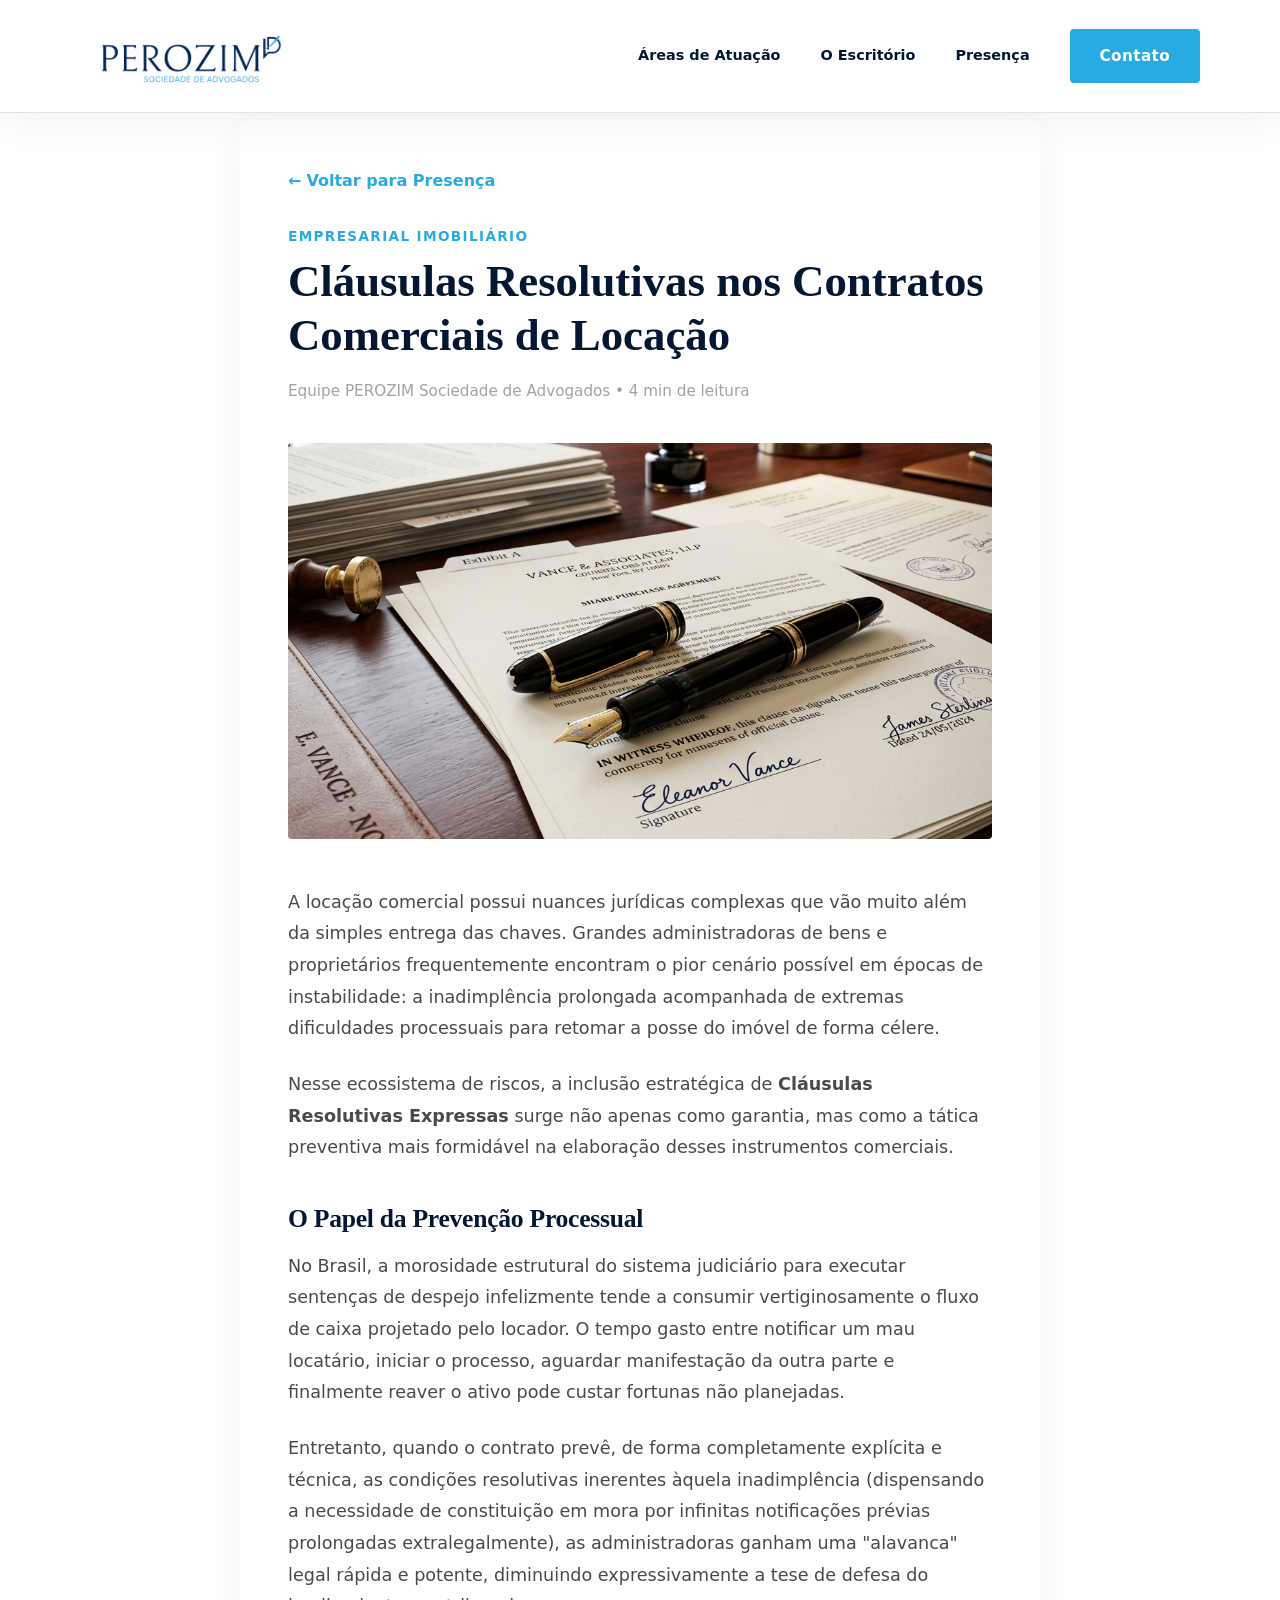
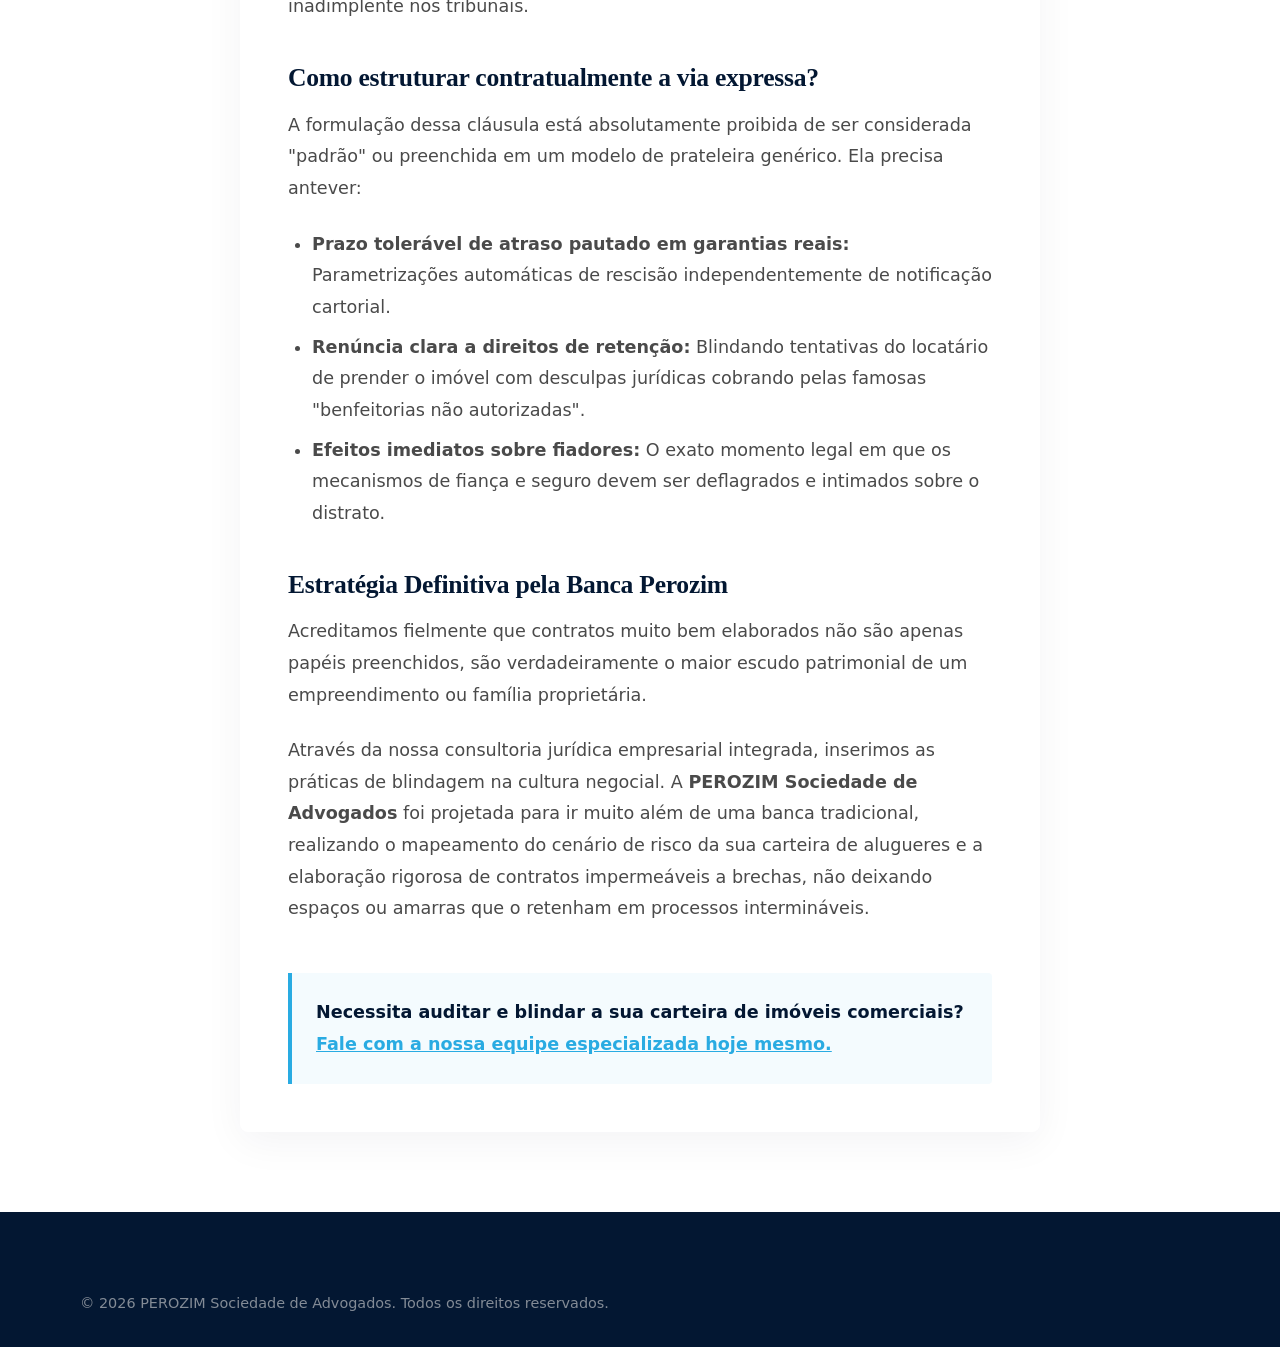
<file: artigo-clausulas.html>
<!DOCTYPE html>
<html lang="pt-BR">

<head>
    <meta charset="UTF-8">
    <meta name="viewport" content="width=device-width, initial-scale=1.0">
    <meta http-equiv="X-UA-Compatible" content="IE=edge">
    <!-- Security Meta Tags -->
    <meta http-equiv="Content-Security-Policy" content="default-src 'self' https: data: 'unsafe-inline'; img-src 'self' https: data:; font-src 'self' https: fonts.gstatic.com; style-src 'self' https: 'unsafe-inline'; script-src 'self' https: 'unsafe-inline';">
    <meta http-equiv="X-Content-Type-Options" content="nosniff">
    <meta http-equiv="X-XSS-Protection" content="1; mode=block">
    <meta name="referrer" content="strict-origin-when-cross-origin">

    <title>Cláusulas Resolutivas nos Contratos - PEROZIM Sociedade de Advogados</title>
    <meta name="description"
        content="Leia o insight estratégico da PEROZIM Sociedade de Advogados sobre cláusulas resolutivas expressas nos contratos comerciais de locação.">

    <!-- Modern Corporate Fonts -->
    <link rel="preconnect" href="https://fonts.googleapis.com">
    <link rel="preconnect" href="https://fonts.gstatic.com" crossorigin>
    <link
        href="https://fonts.googleapis.com/css2?family=Inter:wght@300;400;500;600&family=Playfair+Display:ital,wght@0,400;0,500;0,600;0,700;1,400;1,600&display=swap"
        rel="stylesheet">
    <link rel="stylesheet" href="style.css">

    <link rel="icon" type="image/jpeg" href="assets/favicon.jpg">
    <meta name="theme-color" content="#031732">
    <meta property="og:image" content="assets/perozim_insight_1776023920260.png">
    <meta property="og:title" content="Cláusulas Resolutivas nos Contratos - PEROZIM">
    <meta property="og:type" content="article">
</head>

<body>
    <!-- Navbar -->
    <header class="navbar scrolled">
        <div class="container nav-content">
            <a href="index.html" class="brand">
                <img src="./assets/logo_index.png" alt="Logotipo Perozim Sociedade de Advogados" class="brand-logo">
            </a>
            <button class="mobile-menu-btn" aria-label="Abrir menu" aria-expanded="false">
                <span class="hamburger"></span>
            </button>
            <nav class="nav-links">
                <a href="index.html#atuacao" class="nav-link">Áreas de Atuação</a>
                <a href="index.html#equipe" class="nav-link">O Escritório</a>
                <a href="index.html#presenca" class="nav-link">Presença</a>
                <a href="index.html#contato" class="btn-primary">Contato</a>
            </nav>
        </div>
    </header>

    <main class="article-main">
        <article class="container article-container fade-in visible">
            <!-- Back button -->
            <div style="margin-bottom: 2rem;">
                <a href="index.html#presenca"
                    style="color: var(--color-blue-accent); font-weight: 600; display: flex; align-items: center; gap: 5px;">
                    <span>&larr;</span> Voltar para Presença
                </a>
            </div>

            <!-- Header -->
            <header style="margin-bottom: 2.5rem;">
                <span class="sub-heading">Empresarial Imobiliário</span>
                <h1
                    style="font-size: clamp(2rem, 4vw, 2.8rem); font-family: var(--font-serif); color: var(--color-blue-dark); margin-bottom: 1rem; line-height: 1.2;">
                    Cláusulas Resolutivas nos Contratos Comerciais de Locação</h1>
                <p style="color: var(--color-gray-text); font-size: 0.95rem; font-weight: 500;">Equipe PEROZIM Sociedade
                    de Advogados &bull; 4 min de leitura</p>
            </header>

            <img src="assets/perozim_insight_1776023920260.png" alt="Documentos Legais" loading="lazy"
                style="width: 100%; height: auto; aspect-ratio: 16/9; object-fit: cover; border-radius: var(--radius-sm); margin-bottom: 2.5rem;">

            <!-- Content -->
            <div class="article-content">
                <p>A locação comercial possui nuances jurídicas complexas que vão muito além da simples entrega das
                    chaves. Grandes administradoras de bens e proprietários frequentemente encontram o pior cenário
                    possível em épocas de instabilidade: a inadimplência prolongada acompanhada de extremas dificuldades
                    processuais para retomar a posse do imóvel de forma célere.</p>
                <p>Nesse ecossistema de riscos, a inclusão estratégica de <strong>Cláusulas Resolutivas
                        Expressas</strong> surge não apenas como garantia, mas como a tática preventiva mais formidável
                    na elaboração desses instrumentos comerciais.</p>

                <h3>O Papel da Prevenção Processual</h3>
                <p>No Brasil, a morosidade estrutural do sistema judiciário para executar sentenças de despejo
                    infelizmente tende a consumir vertiginosamente o fluxo de caixa projetado pelo locador. O tempo
                    gasto entre notificar um mau locatário, iniciar o processo, aguardar manifestação da outra parte e
                    finalmente reaver o ativo pode custar fortunas não planejadas.</p>
                <p>Entretanto, quando o contrato prevê, de forma completamente explícita e técnica, as condições
                    resolutivas inerentes àquela inadimplência (dispensando a necessidade de constituição em mora por
                    infinitas notificações prévias prolongadas extralegalmente), as administradoras ganham uma
                    "alavanca" legal rápida e potente, diminuindo expressivamente a tese de defesa do inadimplente nos
                    tribunais.</p>

                <h3>Como estruturar contratualmente a via expressa?</h3>
                <p>A formulação dessa cláusula está absolutamente proibida de ser considerada "padrão" ou preenchida em
                    um modelo de prateleira genérico. Ela precisa antever:</p>
                <ul>
                    <li><strong>Prazo tolerável de atraso pautado em garantias reais:</strong> Parametrizações
                        automáticas de rescisão independentemente de notificação cartorial.</li>
                    <li><strong>Renúncia clara a direitos de retenção:</strong> Blindando tentativas do locatário de
                        prender o imóvel com desculpas jurídicas cobrando pelas famosas "benfeitorias não autorizadas".
                    </li>
                    <li><strong>Efeitos imediatos sobre fiadores:</strong> O exato momento legal em que os mecanismos de
                        fiança e seguro devem ser deflagrados e intimados sobre o distrato.</li>
                </ul>

                <h3>Estratégia Definitiva pela Banca Perozim</h3>
                <p>Acreditamos fielmente que contratos muito bem elaborados não são apenas papéis preenchidos, são
                    verdadeiramente o maior escudo patrimonial de um empreendimento ou família proprietária.</p>
                <p>Através da nossa consultoria jurídica empresarial integrada, inserimos as práticas de blindagem na
                    cultura negocial. A <strong>PEROZIM Sociedade de Advogados</strong> foi projetada para ir muito além de uma banca tradicional, realizando o
                    mapeamento do cenário de risco da sua carteira de alugueres e a elaboração rigorosa de contratos
                    impermeáveis a brechas, não deixando espaços ou amarras que o retenham em processos intermináveis.
                </p>

                <div
                    style="background-color: rgba(41, 171, 226, 0.05); border-left: 4px solid var(--color-blue-accent); padding: 1.5rem; margin-top: 3rem; border-radius: 0 var(--radius-sm) var(--radius-sm) 0;">
                    <p style="margin-bottom: 0; font-weight: 600; color: var(--color-blue-dark);">Necessita auditar e
                        blindar a sua carteira de imóveis comerciais? <a href="index.html#contato"
                            style="color: var(--color-blue-accent); text-decoration: underline;">Fale com a nossa
                            equipe especializada hoje mesmo.</a></p>
                </div>
            </div>
        </article>
    </main>

    <footer class="footer">
        <div class="container footer-bottom">
            <div class="footer-copyright">
                <p>&copy; 2026 PEROZIM Sociedade de Advogados. Todos os direitos reservados.</p>
            </div>
        </div>
    </footer>
    <!-- Security Alert Card (Anti-Scam) -->
    <div id="security-alert" class="security-alert-overlay">
        <div class="security-alert-card">
            <div class="security-alert-header">
                <div class="header-main">
                    <svg width="24" height="24" viewBox="0 0 24 24" fill="none" stroke="currentColor" stroke-width="2.5" stroke-linecap="round" stroke-linejoin="round" class="alert-icon">
                        <path d="M10.29 3.86L1.82 18a2 2 0 0 0 1.71 3h16.94a2 2 0 0 0 1.71-3L13.71 3.86a2 2 0 0 0-3.42 0z"></path>
                        <line x1="12" y1="9" x2="12" y2="13"></line>
                        <line x1="12" y1="17" x2="12.01" y2="17"></line>
                    </svg>
                    <span>ALERTA DE SEGURANÇA</span>
                </div>
                <button id="close-security-alert" class="close-alert-btn" aria-label="Fechar alerta">&times;</button>
            </div>
            <div class="security-alert-body">
                <p>A Equipe da <strong>PEROZIM Sociedade de Advogados</strong> não solicita nenhum tipo de pagamento por WhatsApp.</p>
                <p class="security-callout">Em caso de dúvidas, entre em contato por meio do nosso telefone oficial: <span class="phone-highlight">(19) 99318-1863</span></p>
            </div>
        </div>
    </div>

    <script src="script.js"></script>
</body>

</html>
</file>
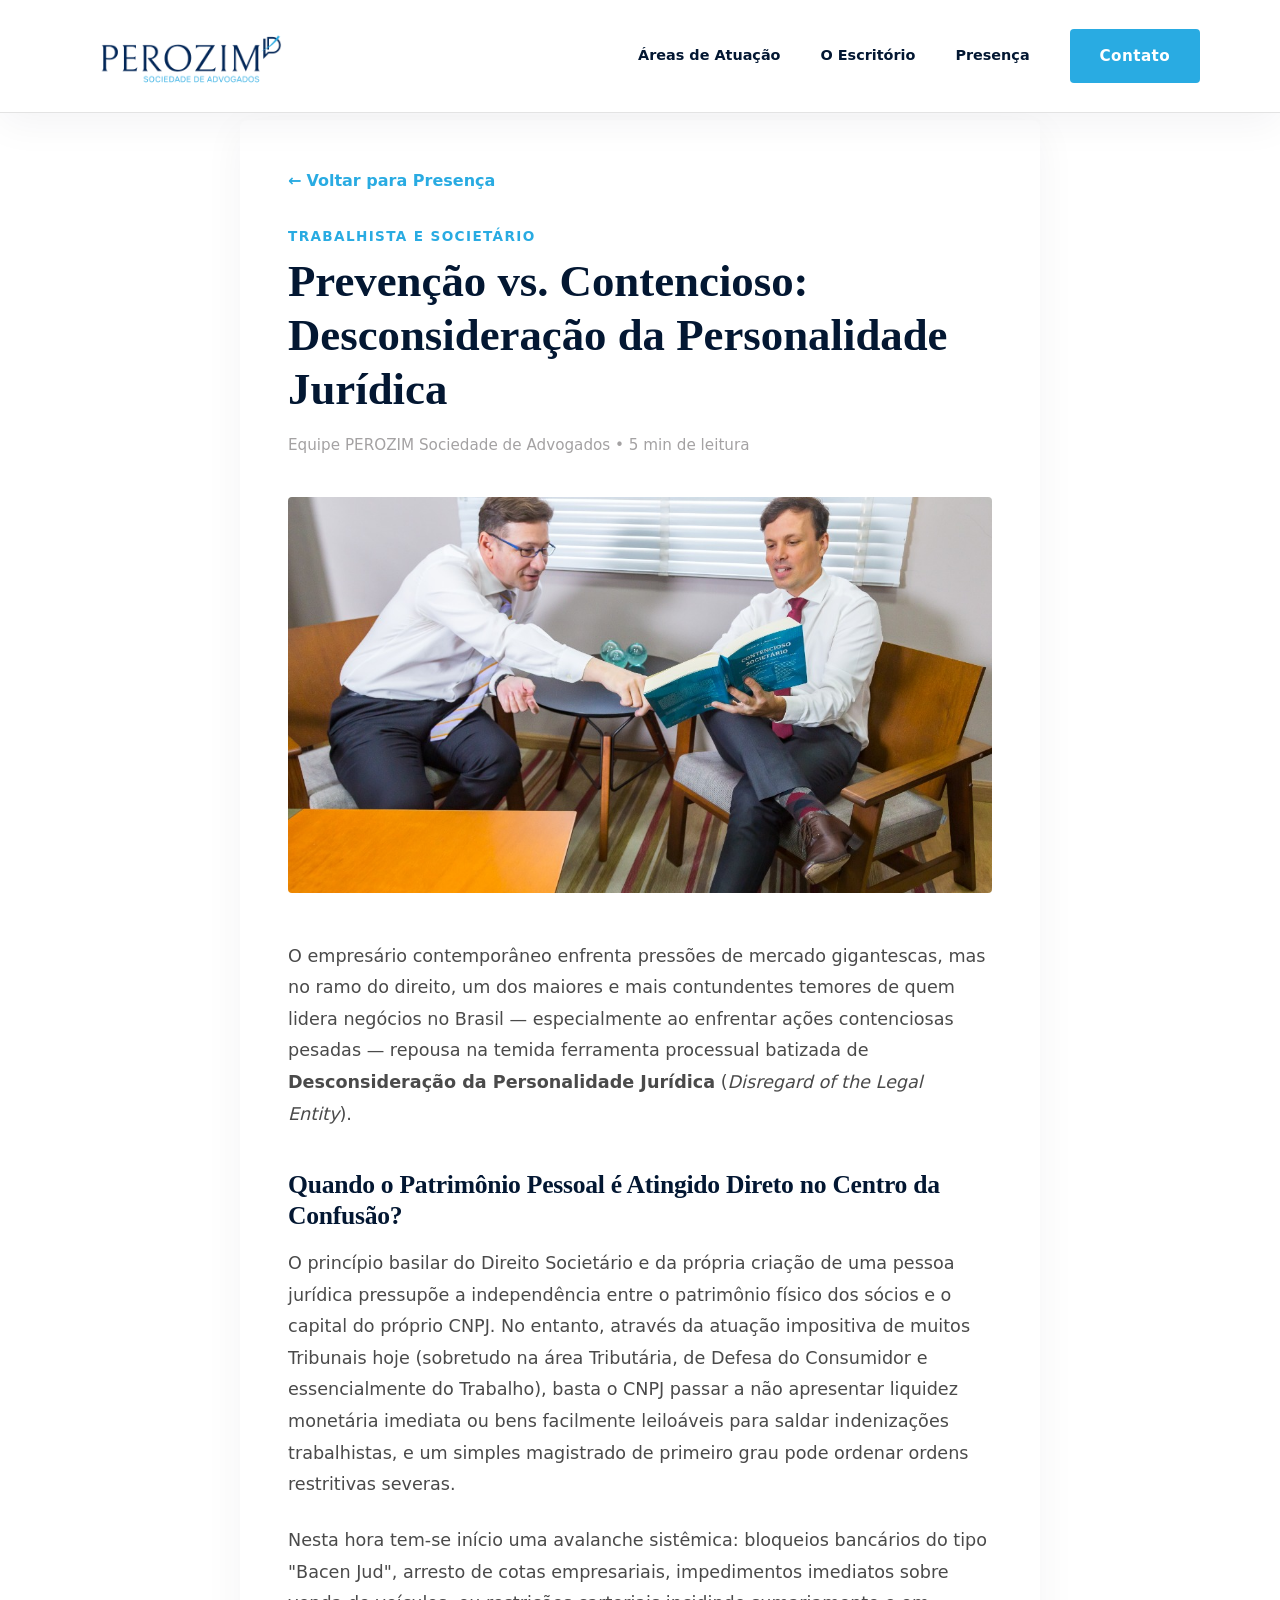
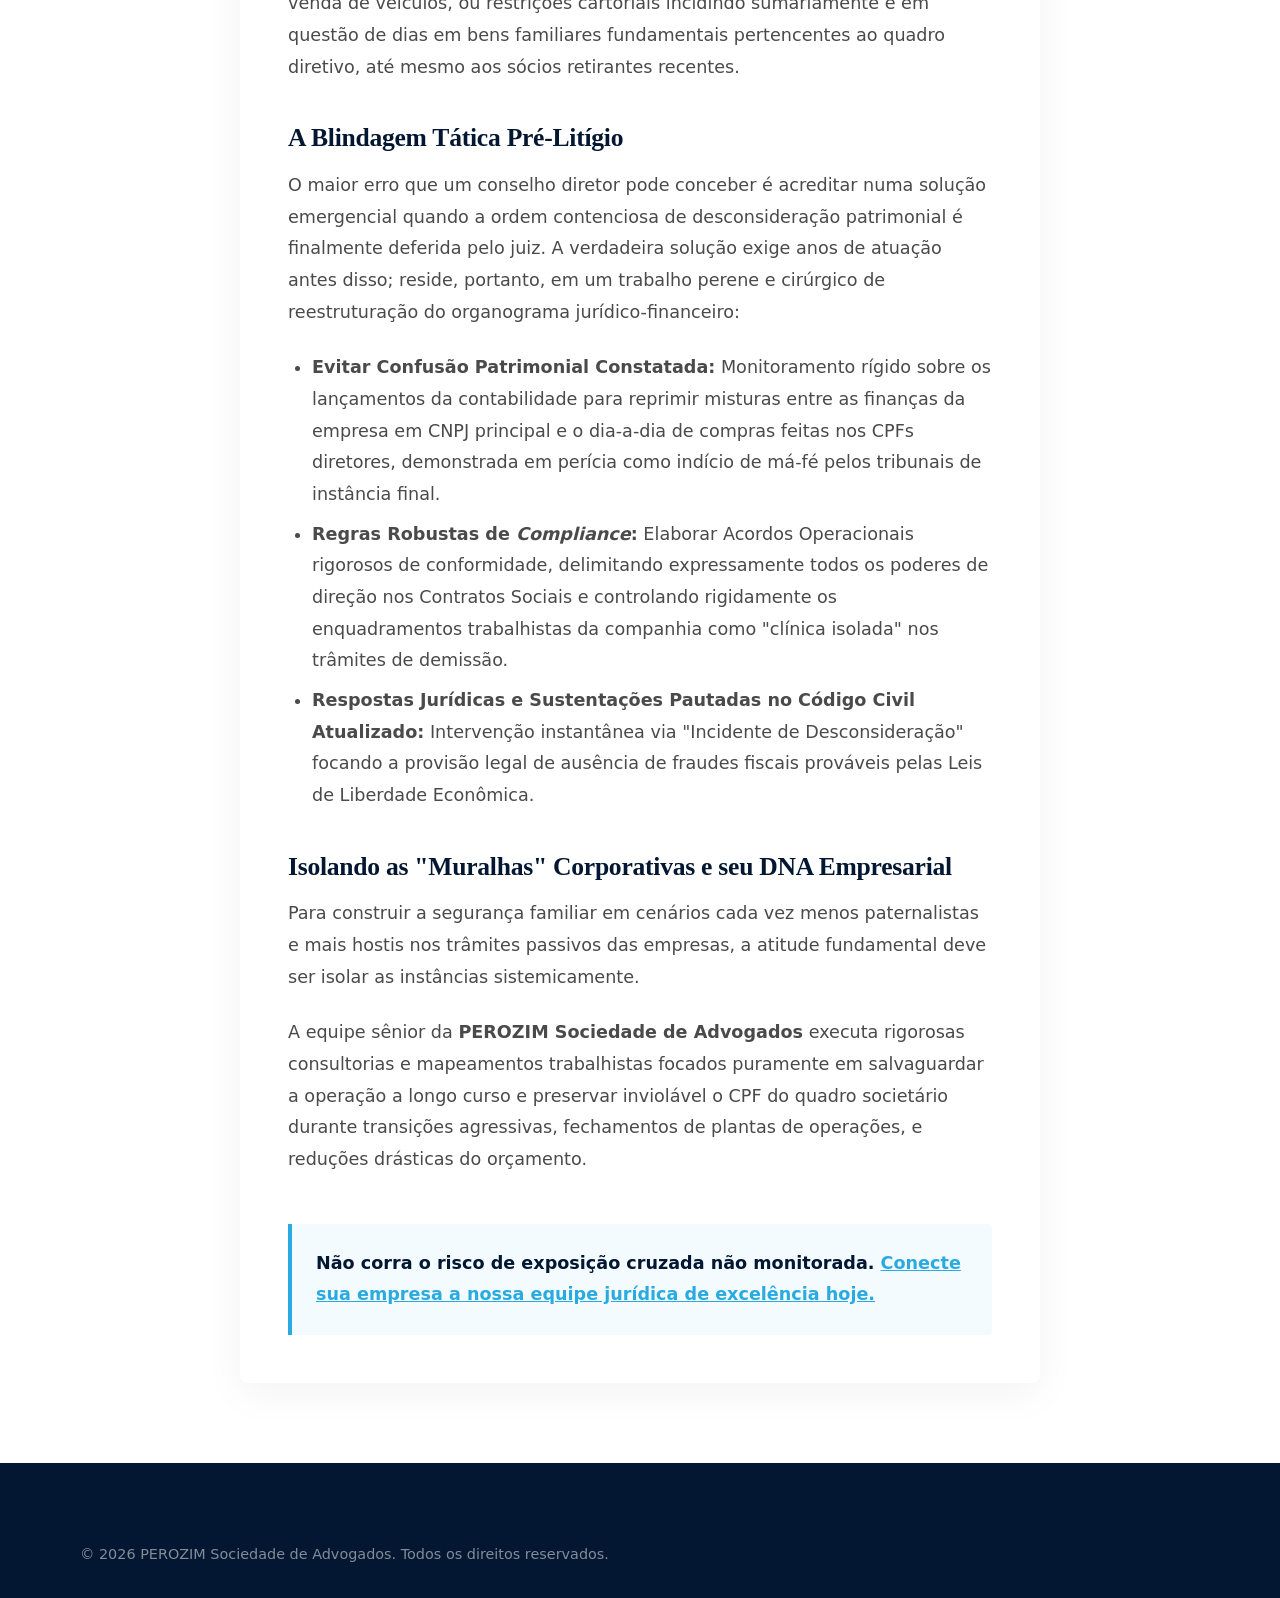
<file: artigo-desconsideracao.html>
<!DOCTYPE html>
<html lang="pt-BR">

<head>
    <meta charset="UTF-8">
    <meta name="viewport" content="width=device-width, initial-scale=1.0">
    <meta http-equiv="X-UA-Compatible" content="IE=edge">
    <!-- Security Meta Tags -->
    <meta http-equiv="Content-Security-Policy" content="default-src 'self' https: data: 'unsafe-inline'; img-src 'self' https: data:; font-src 'self' https: fonts.gstatic.com; style-src 'self' https: 'unsafe-inline'; script-src 'self' https: 'unsafe-inline';">
    <meta http-equiv="X-Content-Type-Options" content="nosniff">
    <meta http-equiv="X-XSS-Protection" content="1; mode=block">
    <meta name="referrer" content="strict-origin-when-cross-origin">

    <title>Desconsideração da Personalidade Jurídica - PEROZIM Sociedade de Advogados</title>
    <meta name="description"
        content="Entenda como blindar o patrimônio dos sócios contra as vulnerabilidades da Execução e Passivos Trabalhistas num cenário de instabilidade pelas leis atuais.">

    <!-- Modern Corporate Fonts -->
    <link rel="preconnect" href="https://fonts.googleapis.com">
    <link rel="preconnect" href="https://fonts.gstatic.com" crossorigin>
    <link
        href="https://fonts.googleapis.com/css2?family=Inter:wght@300;400;500;600&family=Playfair+Display:ital,wght@0,400;0,500;0,600;0,700;1,400;1,600&display=swap"
        rel="stylesheet">
    <link rel="stylesheet" href="style.css">

    <link rel="icon" type="image/jpeg" href="assets/favicon.jpg">
    <meta name="theme-color" content="#031732">
    <meta property="og:image" content="assets/desconsideracao-personalidade.jpg">
    <meta property="og:title" content="Desconsideração da Personalidade Jurídica - PEROZIM">
    <meta property="og:type" content="article">
</head>

<body>
    <!-- Navbar -->
    <header class="navbar scrolled">
        <div class="container nav-content">
            <a href="index.html" class="brand">
                <img src="./assets/logo_index.png" alt="Logotipo Perozim Sociedade de Advogados" class="brand-logo">
            </a>
            <button class="mobile-menu-btn" aria-label="Abrir menu" aria-expanded="false">
                <span class="hamburger"></span>
            </button>
            <nav class="nav-links">
                <a href="index.html#atuacao" class="nav-link">Áreas de Atuação</a>
                <a href="index.html#equipe" class="nav-link">O Escritório</a>
                <a href="index.html#presenca" class="nav-link">Presença</a>
                <a href="index.html#contato" class="btn-primary">Contato</a>
            </nav>
        </div>
    </header>

    <main class="article-main">
        <article class="container article-container fade-in visible">
            <!-- Back button -->
            <div style="margin-bottom: 2rem;">
                <a href="index.html#presenca"
                    style="color: var(--color-blue-accent); font-weight: 600; display: flex; align-items: center; gap: 5px;">
                    <span>&larr;</span> Voltar para Presença
                </a>
            </div>

            <!-- Header -->
            <header style="margin-bottom: 2.5rem;">
                <span class="sub-heading">Trabalhista e Societário</span>
                <h1
                    style="font-size: clamp(2rem, 4vw, 2.8rem); font-family: var(--font-serif); color: var(--color-blue-dark); margin-bottom: 1rem; line-height: 1.2;">
                    Prevenção vs. Contencioso: Desconsideração da Personalidade Jurídica</h1>
                <p style="color: var(--color-gray-text); font-size: 0.95rem; font-weight: 500;">Equipe PEROZIM Sociedade
                    de Advogados &bull; 5 min de leitura</p>
            </header>

            <img src="assets/desconsideracao-personalidade.jpg" alt="Advogados analisando livro de Contencioso Societário" loading="lazy"
                style="width: 100%; height: auto; aspect-ratio: 16/9; object-fit: cover; border-radius: var(--radius-sm); margin-bottom: 2.5rem;">

            <!-- Content -->
            <div class="article-content">
                <p>O empresário contemporâneo enfrenta pressões de mercado gigantescas, mas no ramo do direito, um dos
                    maiores e mais contundentes temores de quem lidera negócios no Brasil — especialmente ao enfrentar
                    ações contenciosas pesadas — repousa na temida ferramenta processual batizada de
                    <strong>Desconsideração da Personalidade Jurídica</strong> (<em>Disregard of the Legal Entity</em>).
                </p>

                <h3>Quando o Patrimônio Pessoal é Atingido Direto no Centro da Confusão?</h3>
                <p>O princípio basilar do Direito Societário e da própria criação de uma pessoa jurídica pressupõe a
                    independência entre o patrimônio físico dos sócios e o capital do próprio CNPJ. No entanto, através
                    da atuação impositiva de muitos Tribunais hoje (sobretudo na área Tributária, de Defesa do
                    Consumidor e essencialmente do Trabalho), basta o CNPJ passar a não apresentar liquidez monetária
                    imediata ou bens facilmente leiloáveis para saldar indenizações trabalhistas, e um simples
                    magistrado de primeiro grau pode ordenar ordens restritivas severas.</p>
                <p>Nesta hora tem-se início uma avalanche sistêmica: bloqueios bancários do tipo "Bacen Jud", arresto de
                    cotas empresariais, impedimentos imediatos sobre venda de veículos, ou restrições cartoriais
                    incidindo sumariamente e em questão de dias em bens familiares fundamentais pertencentes ao quadro
                    diretivo, até mesmo aos sócios retirantes recentes.</p>

                <h3>A Blindagem Tática Pré-Litígio</h3>
                <p>O maior erro que um conselho diretor pode conceber é acreditar numa solução emergencial quando a
                    ordem contenciosa de desconsideração patrimonial é finalmente deferida pelo juiz. A verdadeira
                    solução exige anos de atuação antes disso; reside, portanto, em um trabalho perene e cirúrgico de
                    reestruturação do organograma jurídico-financeiro:</p>
                <ul>
                    <li><strong>Evitar Confusão Patrimonial Constatada:</strong> Monitoramento rígido sobre os
                        lançamentos da contabilidade para reprimir misturas entre as finanças da empresa em CNPJ
                        principal e o dia-a-dia de compras feitas nos CPFs diretores, demonstrada em perícia como
                        indício de má-fé pelos tribunais de instância final.</li>
                    <li><strong>Regras Robustas de <em>Compliance</em>:</strong> Elaborar Acordos Operacionais rigorosos
                        de conformidade, delimitando expressamente todos os poderes de direção nos Contratos Sociais e
                        controlando rigidamente os enquadramentos trabalhistas da companhia como "clínica isolada" nos
                        trâmites de demissão.</li>
                    <li><strong>Respostas Jurídicas e Sustentações Pautadas no Código Civil Atualizado:</strong>
                        Intervenção instantânea via "Incidente de Desconsideração" focando a provisão legal de ausência
                        de fraudes fiscais prováveis pelas Leis de Liberdade Econômica.</li>
                </ul>

                <h3>Isolando as "Muralhas" Corporativas e seu DNA Empresarial</h3>
                <p>Para construir a segurança familiar em cenários cada vez menos paternalistas e mais hostis nos
                    trâmites passivos das empresas, a atitude fundamental deve ser isolar as instâncias sistemicamente.
                </p>
                <p>A equipe sênior da <strong>PEROZIM Sociedade de Advogados</strong> executa rigorosas consultorias e
                    mapeamentos trabalhistas focados puramente em salvaguardar a operação a longo curso e preservar
                    inviolável o CPF do quadro societário durante transições agressivas, fechamentos de plantas de
                    operações, e reduções drásticas do orçamento.</p>

                <div
                    style="background-color: rgba(41, 171, 226, 0.05); border-left: 4px solid var(--color-blue-accent); padding: 1.5rem; margin-top: 3rem; border-radius: 0 var(--radius-sm) var(--radius-sm) 0;">
                    <p style="margin-bottom: 0; font-weight: 600; color: var(--color-blue-dark);">Não corra o risco de
                        exposição cruzada não monitorada. <a href="index.html#contato"
                            style="color: var(--color-blue-accent); text-decoration: underline;">Conecte sua empresa a
                            nossa equipe jurídica de excelência hoje.</a></p>
                </div>
            </div>
        </article>
    </main>

    <footer class="footer">
        <div class="container footer-bottom">
            <div class="footer-copyright">
                <p>&copy; 2026 PEROZIM Sociedade de Advogados. Todos os direitos reservados.</p>
            </div>
        </div>
    </footer>
    <!-- Security Alert Card (Anti-Scam) -->
    <div id="security-alert" class="security-alert-overlay">
        <div class="security-alert-card">
            <div class="security-alert-header">
                <div class="header-main">
                    <svg width="24" height="24" viewBox="0 0 24 24" fill="none" stroke="currentColor" stroke-width="2.5" stroke-linecap="round" stroke-linejoin="round" class="alert-icon">
                        <path d="M10.29 3.86L1.82 18a2 2 0 0 0 1.71 3h16.94a2 2 0 0 0 1.71-3L13.71 3.86a2 2 0 0 0-3.42 0z"></path>
                        <line x1="12" y1="9" x2="12" y2="13"></line>
                        <line x1="12" y1="17" x2="12.01" y2="17"></line>
                    </svg>
                    <span>ALERTA DE SEGURANÇA</span>
                </div>
                <button id="close-security-alert" class="close-alert-btn" aria-label="Fechar alerta">&times;</button>
            </div>
            <div class="security-alert-body">
                <p>A Equipe da <strong>PEROZIM Sociedade de Advogados</strong> não solicita nenhum tipo de pagamento por WhatsApp.</p>
                <p class="security-callout">Em caso de dúvidas, entre em contato por meio do nosso telefone oficial: <span class="phone-highlight">(19) 99318-1863</span></p>
            </div>
        </div>
    </div>

    <script src="script.js"></script>
</body>

</html>
</file>
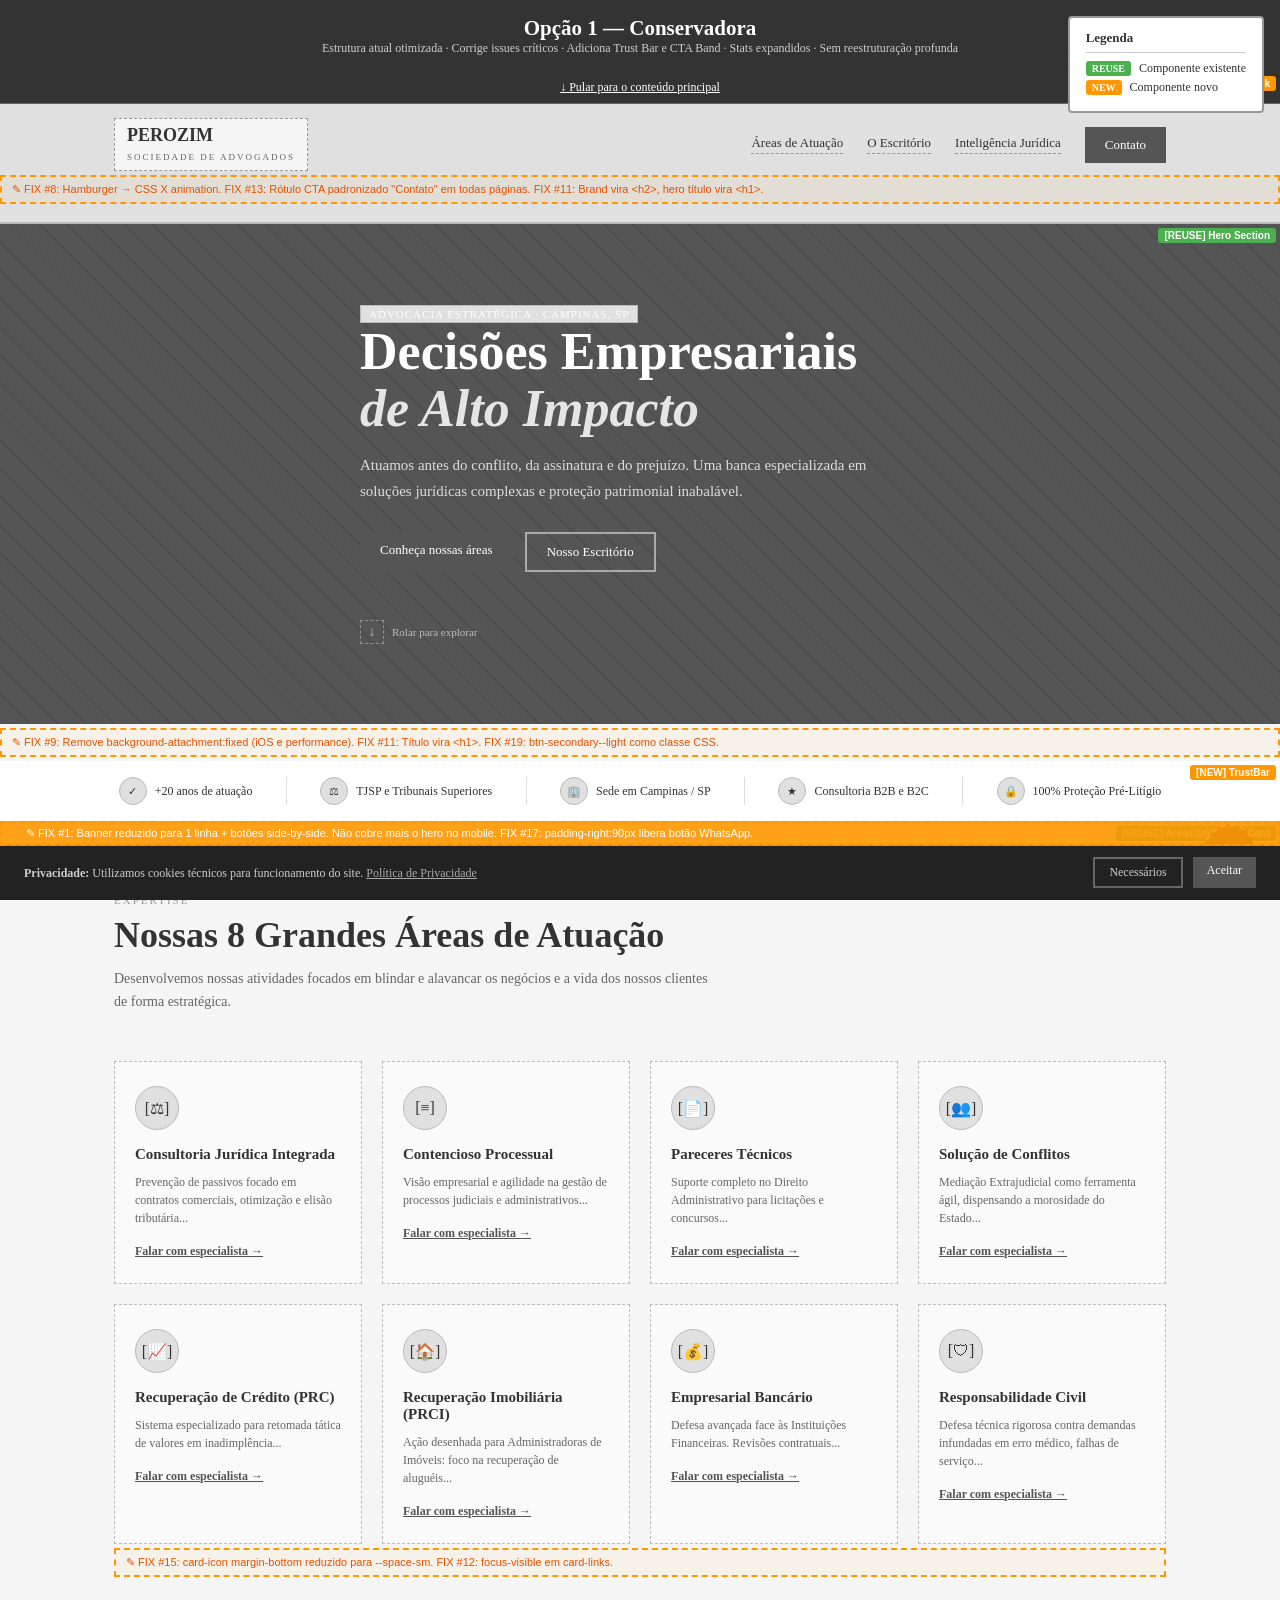
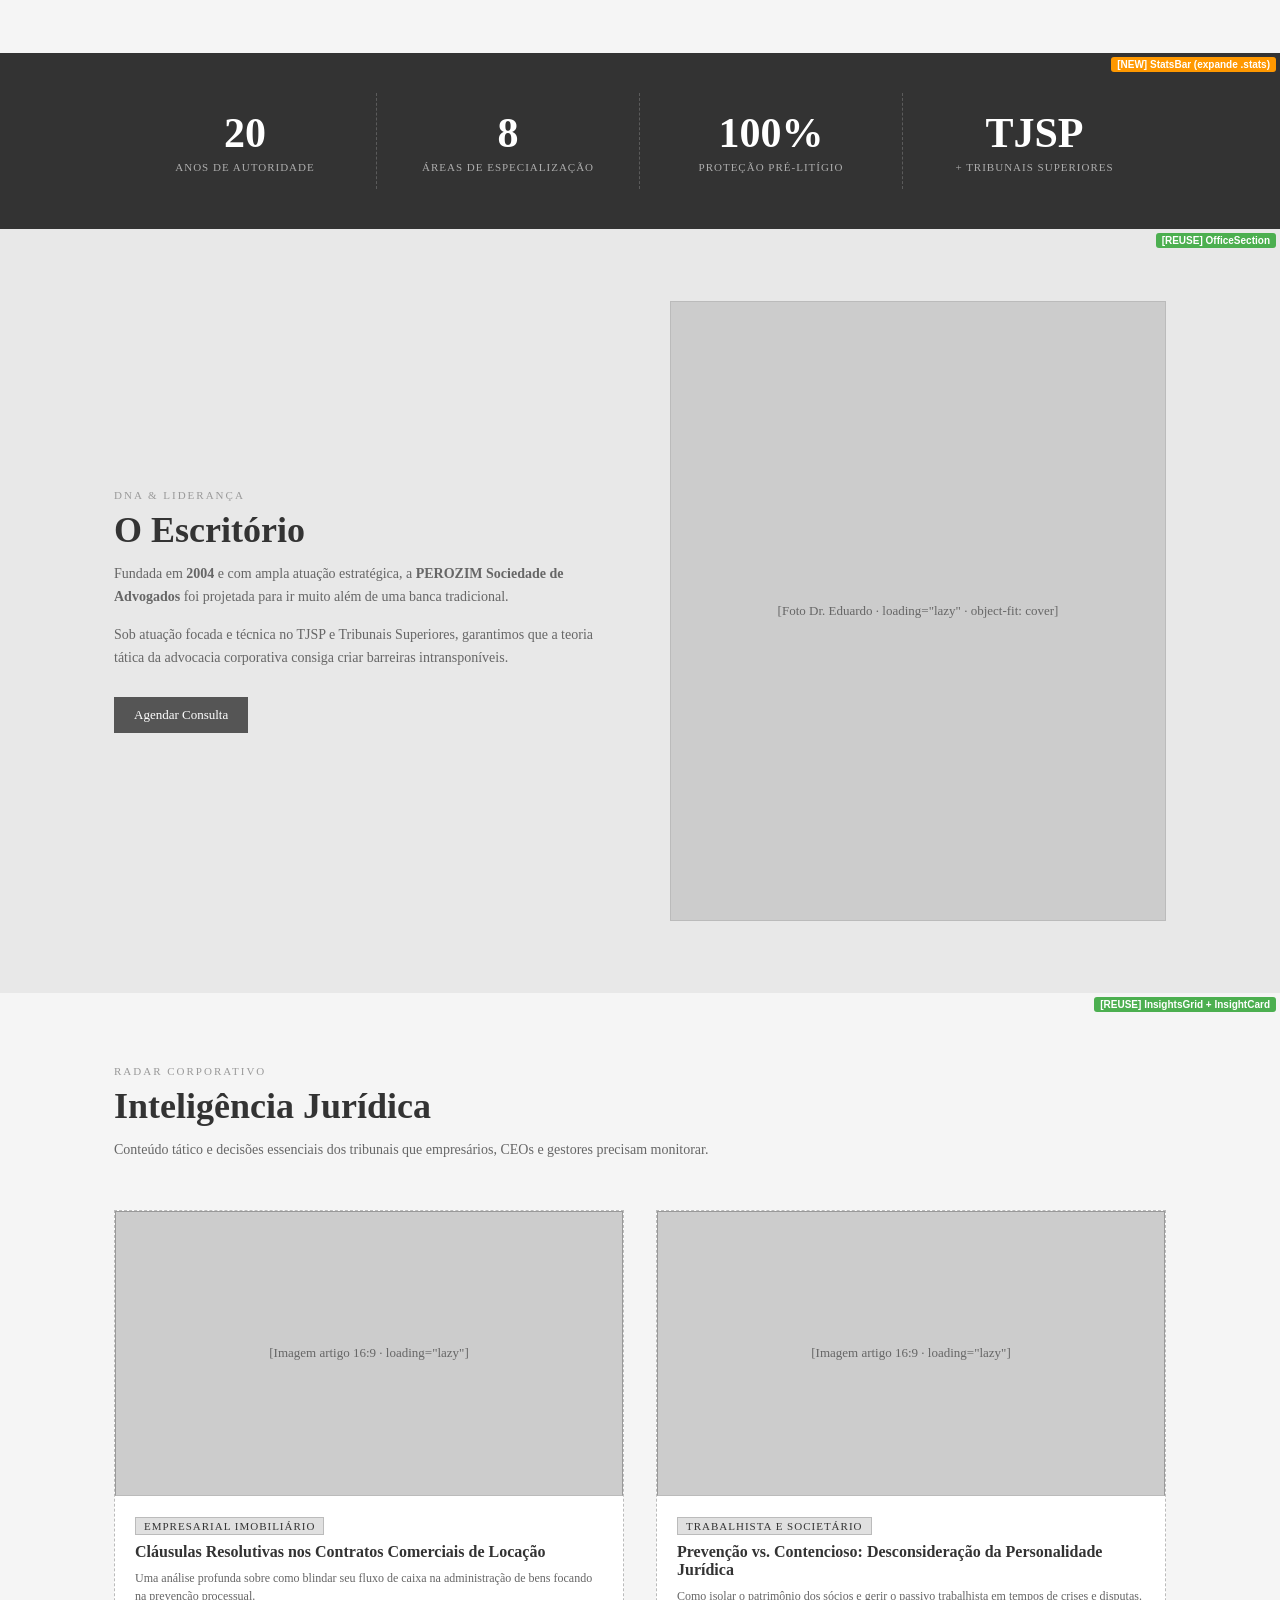
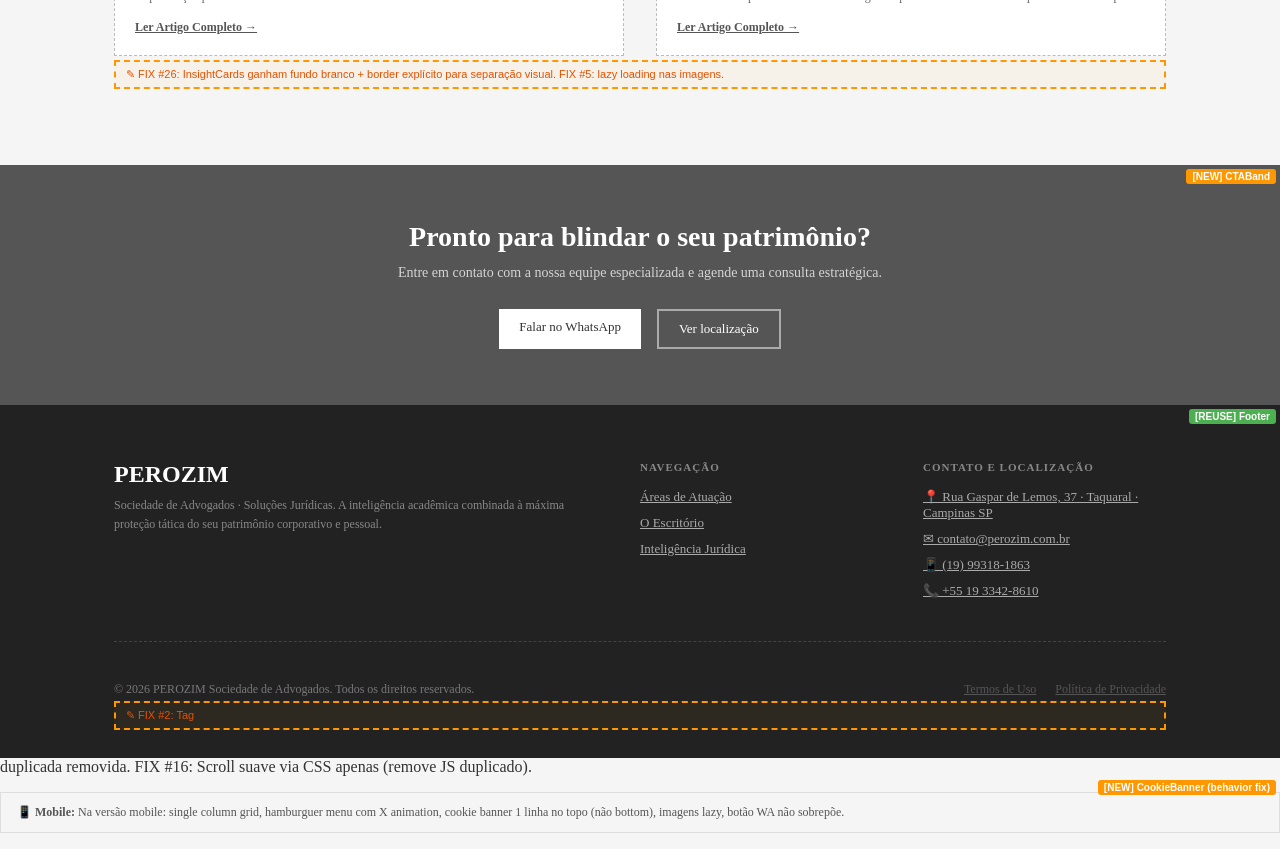
<file: .kombai/resources/lofi-wireframe-perozim-option-1.html>
<!DOCTYPE html>
<html lang="pt-BR">
<head>
<meta charset="UTF-8">
<meta name="viewport" content="width=device-width, initial-scale=1.0">
<title>Wireframe Opção 1 — Conservadora | PEROZIM</title>
<meta name="description" content="Wireframe de baixa fidelidade para a opção de design conservador do site Perozim Advogados.">
<!-- OG Tags for Compliance -->
<meta property="og:title" content="Wireframe Opção 1 - Perozim">
<meta property="og:description" content="Visualização de estrutura para a Opção 1.">
<style>
  * { margin: 0; padding: 0; box-sizing: border-box; }
  body { font-family: 'Comic Sans MS', 'Chalkboard SE', cursive; background: #f5f5f5; color: #333; }
  
  /* Legend */
  .legend { position: fixed; top: 16px; right: 16px; background: #fff; border: 2px solid #999; padding: 12px 16px; border-radius: 4px; z-index: 9999; font-size: 12px; }
  .legend h4 { margin-bottom: 8px; font-size: 13px; border-bottom: 1px solid #ccc; padding-bottom: 6px; }
  .badge-reuse { background: #4CAF50; color: #fff; padding: 2px 6px; border-radius: 3px; font-size: 10px; font-weight: bold; display: inline-block; margin-right: 4px; }
  .badge-new { background: #FF9800; color: #fff; padding: 2px 6px; border-radius: 3px; font-size: 10px; font-weight: bold; display: inline-block; margin-right: 4px; }
  .legend p { margin: 4px 0; display: flex; align-items: center; gap: 4px; }
  
  /* Option title banner */
  .option-banner { background: #333; color: #fff; text-align: center; padding: 16px; font-size: 14px; }
  .option-banner h1 { font-size: 18px; margin-bottom: 4px; }
  .option-banner p { opacity: 0.75; font-size: 12px; }
  
  /* Component wrapper */
  .comp { position: relative; }
  .comp-badge { position: absolute; top: 4px; right: 4px; padding: 2px 6px; border-radius: 3px; font-size: 10px; font-weight: bold; z-index: 10; font-family: Arial, sans-serif; }
  .comp-badge.reuse { background: #4CAF50; color: #fff; }
  .comp-badge.new { background: #FF9800; color: #fff; }
  
  /* Wireframe styles */
  .wf-box { background: #fff; border: 1px dashed #999; }
  .wf-gray { background: #e0e0e0; }
  .wf-dark { background: #333; color: #fff; }
  .wf-img { background: #ccc; border: 1px solid #999; display: flex; align-items: center; justify-content: center; color: #666; font-size: 12px; }
  .wf-btn-primary { background: #555; color: #fff; padding: 10px 20px; border: none; font-family: inherit; font-size: 13px; cursor: default; display: inline-block; }
  .wf-btn-secondary { background: transparent; color: #333; padding: 10px 20px; border: 2px solid #555; font-family: inherit; font-size: 13px; cursor: default; display: inline-block; }
  .wf-divider { border: none; border-top: 1px dashed #bbb; margin: 0; }
  .wf-tag { display: inline-block; background: #e0e0e0; border: 1px solid #bbb; padding: 2px 8px; font-size: 11px; text-transform: uppercase; letter-spacing: 1px; }
  
  /* Layout */
  .container { max-width: 1100px; margin: 0 auto; padding: 0 24px; }
  
  /* SECTION: Skip link */
  .skip-link { display: block; background: #333; color: #fff; text-align: center; padding: 8px; font-size: 12px; border-bottom: 1px solid #666; }
  
  /* SECTION: Navbar */
  .navbar { background: #e0e0e0; border-bottom: 2px solid #bbb; padding: 14px 0; position: sticky; top: 0; z-index: 100; }
  .nav-inner { display: flex; align-items: center; justify-content: space-between; }
  .brand-box { border: 1px dashed #999; padding: 6px 12px; background: #f5f5f5; }
  .brand-box p { font-size: 18px; font-weight: bold; }
  .brand-box span { font-size: 9px; text-transform: uppercase; letter-spacing: 2px; color: #666; }
  .nav-links-wf { display: flex; align-items: center; gap: 24px; }
  .nav-link-wf { font-size: 13px; border-bottom: 1px dashed #999; padding-bottom: 2px; }
  
  /* SECTION: Hero */
  .hero { background: #555; min-height: 480px; display: flex; align-items: center; padding: 80px 0; position: relative; overflow: hidden; }
  .hero-img-bg { position: absolute; inset: 0; background: repeating-linear-gradient(45deg, #444, #444 2px, #555 2px, #555 20px); opacity: 0.4; }
  .hero-content-wf { position: relative; z-index: 2; max-width: 680px; color: #fff; }
  .hero-tag { background: rgba(255,255,255,0.15); border: 1px dashed rgba(255,255,255,0.4); padding: 4px 10px; font-size: 11px; text-transform: uppercase; letter-spacing: 2px; display: inline-block; margin-bottom: 16px; }
  .hero-title { font-size: 52px; line-height: 1.1; margin-bottom: 16px; }
  .hero-title em { font-style: italic; opacity: 0.85; display: block; }
  .hero-subtitle { font-size: 15px; opacity: 0.8; line-height: 1.7; margin-bottom: 28px; max-width: 560px; }
  .hero-actions { display: flex; gap: 12px; flex-wrap: wrap; }
  .hero-scroll { margin-top: 48px; display: flex; align-items: center; gap: 8px; font-size: 11px; opacity: 0.6; }
  .scroll-arrow { width: 24px; height: 24px; border: 1px dashed rgba(255,255,255,0.6); display: flex; align-items: center; justify-content: center; font-size: 14px; }
  
  /* SECTION: Trust bar */
  .trust-bar { background: #fff; border-bottom: 1px solid #ddd; padding: 16px 0; }
  .trust-inner { display: flex; align-items: center; justify-content: space-around; gap: 24px; }
  .trust-item { display: flex; align-items: center; gap: 8px; font-size: 12px; }
  .trust-icon { width: 28px; height: 28px; background: #e0e0e0; border: 1px solid #bbb; display: flex; align-items: center; justify-content: center; border-radius: 50%; font-size: 11px; }
  .trust-divider { width: 1px; height: 28px; background: #ddd; }
  
  /* SECTION: Section generic */
  .section { padding: 72px 0; }
  .section-header { margin-bottom: 48px; max-width: 600px; }
  .section-overline { font-size: 11px; text-transform: uppercase; letter-spacing: 2px; color: #999; margin-bottom: 8px; display: block; }
  .section-title { font-size: 36px; margin-bottom: 12px; }
  .section-desc { font-size: 14px; color: #666; line-height: 1.6; }
  
  /* SECTION: Areas grid - 4 col */
  .areas-grid { display: grid; grid-template-columns: repeat(4, 1fr); gap: 20px; }
  .area-card { border: 1px dashed #bbb; background: #fafafa; padding: 24px 20px; }
  .area-icon { width: 44px; height: 44px; background: #e0e0e0; border: 1px solid #bbb; border-radius: 50%; margin-bottom: 16px; display: flex; align-items: center; justify-content: center; }
  .area-card h4 { font-size: 15px; margin-bottom: 10px; }
  .area-card p { font-size: 12px; color: #666; line-height: 1.5; margin-bottom: 14px; }
  .card-link-wf { font-size: 12px; color: #555; font-weight: bold; text-decoration: underline; }
  
  /* SECTION: Stats bar */
  .stats-bar { background: #333; color: #fff; padding: 40px 0; }
  .stats-inner { display: grid; grid-template-columns: repeat(4, 1fr); text-align: center; }
  .stat-item { padding: 16px; border-right: 1px dashed rgba(255,255,255,0.2); }
  .stat-item:last-child { border-right: none; }
  .stat-num { font-size: 42px; font-weight: bold; margin-bottom: 4px; }
  .stat-lbl { font-size: 11px; text-transform: uppercase; letter-spacing: 1px; opacity: 0.6; }
  
  /* SECTION: Office */
  .office { background: #e8e8e8; padding: 72px 0; }
  .office-grid { display: grid; grid-template-columns: 1fr 1fr; gap: 60px; align-items: center; }
  .office-img { aspect-ratio: 4/5; background: #ccc; border: 1px solid #bbb; display: flex; align-items: center; justify-content: center; font-size: 13px; color: #666; }
  
  /* SECTION: Insights */
  .insights-grid { display: grid; grid-template-columns: repeat(2, 1fr); gap: 32px; }
  .insight-card { border: 1px dashed #bbb; background: #fff; overflow: hidden; }
  .insight-img { aspect-ratio: 16/9; background: #ccc; border-bottom: 1px solid #bbb; display: flex; align-items: center; justify-content: center; font-size: 13px; color: #666; }
  .insight-body { padding: 20px; }
  .insight-body h4 { font-size: 16px; margin: 8px 0; }
  .insight-body p { font-size: 12px; color: #666; margin-bottom: 12px; line-height: 1.5; }
  
  /* SECTION: CTA band */
  .cta-band { background: #555; padding: 56px 0; color: #fff; text-align: center; }
  .cta-band h3 { font-size: 28px; margin-bottom: 12px; }
  .cta-band p { font-size: 14px; opacity: 0.75; margin-bottom: 28px; }
  .cta-actions { display: flex; gap: 16px; justify-content: center; }
  
  /* SECTION: Footer */
  .footer { background: #222; color: #ccc; padding: 56px 0 24px; }
  .footer-grid { display: grid; grid-template-columns: 2fr 1fr 1fr; gap: 40px; margin-bottom: 40px; padding-bottom: 32px; border-bottom: 1px dashed rgba(255,255,255,0.15); }
  .footer-brand-wf h2 { font-size: 24px; color: #fff; margin-bottom: 8px; }
  .footer-brand-wf p { font-size: 12px; opacity: 0.6; line-height: 1.6; }
  .footer-col h4 { font-size: 11px; text-transform: uppercase; letter-spacing: 1px; color: #888; margin-bottom: 16px; }
  .footer-col a { display: block; font-size: 13px; margin-bottom: 10px; color: #aaa; text-decoration: underline; }
  .footer-bottom-wf { display: flex; justify-content: space-between; align-items: center; font-size: 12px; opacity: 0.5; }
  
  /* Annotation boxes */
  .annotation { border: 2px dashed #FF9800; background: rgba(255,152,0,0.05); padding: 6px 10px; font-size: 11px; color: #e65100; margin: 4px 0; font-family: Arial, sans-serif; }
  .annotation::before { content: '✎ '; }
  
  /* Float button */
  .float-btn { position: fixed; bottom: 24px; right: 24px; width: 52px; height: 52px; background: #555; border-radius: 50%; display: flex; align-items: center; justify-content: center; font-size: 11px; color: #fff; border: 2px dashed #fff; z-index: 200; text-align: center; line-height: 1.2; padding: 4px; }
  
  /* Mobile note */
  .mobile-note { background: #f5f5f5; border: 1px solid #ddd; padding: 12px 16px; margin: 16px 0; font-size: 12px; color: #555; }
  .mobile-note::before { content: '📱 Mobile: '; font-weight: bold; }
  
  @media (max-width: 900px) {
    .areas-grid { grid-template-columns: repeat(2, 1fr); }
    .office-grid { grid-template-columns: 1fr; }
    .footer-grid { grid-template-columns: 1fr; }
    .stats-inner { grid-template-columns: repeat(2, 1fr); }
    .hero-title { font-size: 36px; }
    .trust-inner { flex-wrap: wrap; gap: 12px; }
  }
</style>
</head>
<body>

<!-- Legend -->
<div class="legend">
  <h4>Legenda</h4>
  <p><span class="badge-reuse">REUSE</span> Componente existente</p>
  <p><span class="badge-new">NEW</span> Componente novo</p>
</div>

<!-- Option Banner -->
<div class="option-banner">
  <h2>Opção 1 — Conservadora</h2>
  <p>Estrutura atual otimizada · Corrige issues críticos · Adiciona Trust Bar e CTA Band · Stats expandidos · Sem reestruturação profunda</p>
</div>

<!-- Skip to content — NEW -->
<!-- NEW COMPONENT: SkipLink -->
<div class="comp">
  <span class="comp-badge new">[NEW] SkipLink</span>
  <a class="skip-link" href="#main-content">↓ Pular para o conteúdo principal</a>
</div>

<!-- ==================== NAVBAR ==================== -->
<!-- REUSABLE: .navbar + .brand + .nav-links -->
<div class="comp">
  <span class="comp-badge reuse">[REUSE] Navbar</span>
  <nav class="navbar">
    <div class="container nav-inner">
      <div class="brand-box">
        <!-- FIX #11: Brand usa h2, hero usa h1 -->
        <p>PEROZIM</p>
        <span>SOCIEDADE DE ADVOGADOS</span>
      </div>
      <div class="nav-links-wf">
        <span class="nav-link-wf">Áreas de Atuação</span>
        <span class="nav-link-wf">O Escritório</span>
        <span class="nav-link-wf">Inteligência Jurídica</span>
        <!-- FIX #13: Rótulo padronizado em todas as páginas -->
        <span class="wf-btn-primary">Contato</span>
      </div>
      <div style="font-size: 20px; display: none;">☰ [hamburger]</div>
    </div>
    <div class="annotation">FIX #8: Hamburger → CSS X animation. FIX #13: Rótulo CTA padronizado "Contato" em todas páginas. FIX #11: Brand vira &lt;h2&gt;, hero título vira &lt;h1&gt;.</div>
  </nav>
</div>

<!-- ==================== HERO ==================== -->
<!-- REUSABLE: .hero + .hero-content -->
<div class="comp" id="main-content">
  <span class="comp-badge reuse">[REUSE] Hero Section</span>
  <section class="hero">
    <div class="hero-img-bg"></div>
    <div class="container hero-content-wf">
      <div class="wf-tag">Advocacia Estratégica · Campinas, SP</div>
      <h1 class="hero-title">
        Decisões Empresariais<br>
        <em>de Alto Impacto</em>
      </h1>
      <p class="hero-subtitle">Atuamos antes do conflito, da assinatura e do prejuízo. Uma banca especializada em soluções jurídicas complexas e proteção patrimonial inabalável.</p>
      <div class="hero-actions">
        <!-- FIX #9: background-attachment: fixed removido -->
        <span class="wf-btn-primary">Conheça nossas áreas</span>
        <!-- FIX #19: btn-secondary--light classe CSS, sem inline style -->
        <span class="wf-btn-secondary" style="color:#fff; border-color: rgba(255,255,255,0.5);">Nosso Escritório</span>
      </div>
      <div class="hero-scroll">
        <div class="scroll-arrow">↓</div>
        <span>Rolar para explorar</span>
      </div>
    </div>
  </section>
  <div class="annotation">FIX #9: Remove background-attachment:fixed (iOS e performance). FIX #11: Título vira &lt;h1&gt;. FIX #19: btn-secondary--light como classe CSS.</div>
</div>

<!-- ==================== TRUST BAR (NEW) ==================== -->
<!-- NEW COMPONENT: TrustBar — resolve ausência de social proof inicial -->
<div class="comp">
  <span class="comp-badge new">[NEW] TrustBar</span>
  <div class="trust-bar">
    <div class="container">
      <div class="trust-inner">
        <div class="trust-item">
          <div class="trust-icon">✓</div>
          <span>+20 anos de atuação</span>
        </div>
        <div class="trust-divider"></div>
        <div class="trust-item">
          <div class="trust-icon">⚖</div>
          <span>TJSP e Tribunais Superiores</span>
        </div>
        <div class="trust-divider"></div>
        <div class="trust-item">
          <div class="trust-icon">🏢</div>
          <span>Sede em Campinas / SP</span>
        </div>
        <div class="trust-divider"></div>
        <div class="trust-item">
          <div class="trust-icon">★</div>
          <span>Consultoria B2B e B2C</span>
        </div>
        <div class="trust-divider"></div>
        <div class="trust-item">
          <div class="trust-icon">🔒</div>
          <span>100% Proteção Pré-Litígio</span>
        </div>
      </div>
    </div>
  </div>
</div>

<!-- ==================== ÁREAS DE ATUAÇÃO ==================== -->
<!-- REUSABLE: .areas-grid + .area-card -->
<div class="comp">
  <span class="comp-badge reuse">[REUSE] AreasGrid + AreaCard</span>
  <section class="section" id="atuacao">
    <div class="container">
      <div class="section-header">
        <span class="section-overline">Expertise</span>
        <h2 class="section-title">Nossas 8 Grandes Áreas de Atuação</h2>
        <p class="section-desc">Desenvolvemos nossas atividades focados em blindar e alavancar os negócios e a vida dos nossos clientes de forma estratégica.</p>
      </div>
      <div class="areas-grid">
        <!-- FIX #15: card-icon margin-bottom: var(--space-sm) não --space-md -->
        <div class="area-card">
          <div class="area-icon">[⚖]</div>
          <h4>Consultoria Jurídica Integrada</h4>
          <p>Prevenção de passivos focado em contratos comerciais, otimização e elisão tributária...</p>
          <a class="card-link-wf">Falar com especialista →</a>
        </div>
        <div class="area-card">
          <div class="area-icon">[≡]</div>
          <h4>Contencioso Processual</h4>
          <p>Visão empresarial e agilidade na gestão de processos judiciais e administrativos...</p>
          <a class="card-link-wf">Falar com especialista →</a>
        </div>
        <div class="area-card">
          <div class="area-icon">[📄]</div>
          <h4>Pareceres Técnicos</h4>
          <p>Suporte completo no Direito Administrativo para licitações e concursos...</p>
          <a class="card-link-wf">Falar com especialista →</a>
        </div>
        <div class="area-card">
          <div class="area-icon">[👥]</div>
          <h4>Solução de Conflitos</h4>
          <p>Mediação Extrajudicial como ferramenta ágil, dispensando a morosidade do Estado...</p>
          <a class="card-link-wf">Falar com especialista →</a>
        </div>
        <div class="area-card">
          <div class="area-icon">[📈]</div>
          <h4>Recuperação de Crédito (PRC)</h4>
          <p>Sistema especializado para retomada tática de valores em inadimplência...</p>
          <a class="card-link-wf">Falar com especialista →</a>
        </div>
        <div class="area-card">
          <div class="area-icon">[🏠]</div>
          <h4>Recuperação Imobiliária (PRCI)</h4>
          <p>Ação desenhada para Administradoras de Imóveis: foco na recuperação de aluguéis...</p>
          <a class="card-link-wf">Falar com especialista →</a>
        </div>
        <div class="area-card">
          <div class="area-icon">[💰]</div>
          <h4>Empresarial Bancário</h4>
          <p>Defesa avançada face às Instituições Financeiras. Revisões contratuais...</p>
          <a class="card-link-wf">Falar com especialista →</a>
        </div>
        <div class="area-card">
          <div class="area-icon">[🛡]</div>
          <h4>Responsabilidade Civil</h4>
          <p>Defesa técnica rigorosa contra demandas infundadas em erro médico, falhas de serviço...</p>
          <a class="card-link-wf">Falar com especialista →</a>
        </div>
      </div>
      <div class="annotation">FIX #15: card-icon margin-bottom reduzido para --space-sm. FIX #12: focus-visible em card-links.</div>
    </div>
  </section>
</div>

<!-- ==================== STATS BAR (EXPANDED) ==================== -->
<!-- NEW COMPONENT: StatsBar — expande os 2 stats existentes para 4 e destaca mais -->
<div class="comp">
  <span class="comp-badge new">[NEW] StatsBar (expande .stats)</span>
  <div class="stats-bar">
    <div class="container">
      <div class="stats-inner">
        <div class="stat-item">
          <div class="stat-num">20</div>
          <div class="stat-lbl">Anos de Autoridade</div>
        </div>
        <div class="stat-item">
          <div class="stat-num">8</div>
          <div class="stat-lbl">Áreas de Especialização</div>
        </div>
        <div class="stat-item">
          <div class="stat-num">100%</div>
          <div class="stat-lbl">Proteção Pré-Litígio</div>
        </div>
        <div class="stat-item">
          <div class="stat-num">TJSP</div>
          <div class="stat-lbl">+ Tribunais Superiores</div>
        </div>
      </div>
    </div>
  </div>
</div>

<!-- ==================== O ESCRITÓRIO ==================== -->
<!-- REUSABLE: .office + .office-wrapper -->
<div class="comp">
  <span class="comp-badge reuse">[REUSE] OfficeSection</span>
  <section class="office" id="equipe">
    <div class="container">
      <div class="office-grid">
        <div>
          <span class="section-overline">DNA &amp; Liderança</span>
          <h2 class="section-title">O Escritório</h2>
          <p class="section-desc" style="margin-bottom:16px;">Fundada em <strong>2004</strong> e com ampla atuação estratégica, a <strong>PEROZIM Sociedade de Advogados</strong> foi projetada para ir muito além de uma banca tradicional.</p>
          <p class="section-desc">Sob atuação focada e técnica no TJSP e Tribunais Superiores, garantimos que a teoria tática da advocacia corporativa consiga criar barreiras intransponíveis.</p>
          <div style="margin-top: 28px;">
            <span class="wf-btn-primary">Agendar Consulta</span>
          </div>
        </div>
        <!-- FIX #5: loading="lazy" na imagem -->
        <div class="wf-img office-img">[Foto Dr. Eduardo · loading="lazy" · object-fit: cover]</div>
      </div>
    </div>
  </section>
</div>

<!-- ==================== INSIGHTS ==================== -->
<!-- REUSABLE: .insights-grid + .insight-card -->
<div class="comp">
  <span class="comp-badge reuse">[REUSE] InsightsGrid + InsightCard</span>
  <section class="section" id="insights">
    <div class="container">
      <div class="section-header">
        <span class="section-overline">Radar Corporativo</span>
        <h2 class="section-title">Inteligência Jurídica</h2>
        <p class="section-desc">Conteúdo tático e decisões essenciais dos tribunais que empresários, CEOs e gestores precisam monitorar.</p>
      </div>
      <div class="insights-grid">
        <!-- FIX #26: insight-card com border/background explícito -->
        <div class="insight-card">
          <div class="wf-img insight-img">[Imagem artigo 16:9 · loading="lazy"]</div>
          <div class="insight-body">
            <span class="wf-tag">Empresarial Imobiliário</span>
            <h4>Cláusulas Resolutivas nos Contratos Comerciais de Locação</h4>
            <p>Uma análise profunda sobre como blindar seu fluxo de caixa na administração de bens focando na prevenção processual.</p>
            <a class="card-link-wf">Ler Artigo Completo →</a>
          </div>
        </div>
        <div class="insight-card">
          <div class="wf-img insight-img">[Imagem artigo 16:9 · loading="lazy"]</div>
          <div class="insight-body">
            <span class="wf-tag">Trabalhista e Societário</span>
            <h4>Prevenção vs. Contencioso: Desconsideração da Personalidade Jurídica</h4>
            <p>Como isolar o patrimônio dos sócios e gerir o passivo trabalhista em tempos de crises e disputas.</p>
            <a class="card-link-wf">Ler Artigo Completo →</a>
          </div>
        </div>
      </div>
      <div class="annotation">FIX #26: InsightCards ganham fundo branco + border explícito para separação visual. FIX #5: lazy loading nas imagens.</div>
    </div>
  </section>
</div>

<!-- ==================== CTA BAND (NEW) ==================== -->
<!-- NEW COMPONENT: CTABand — CTA de conversão dedicado antes do footer -->
<div class="comp">
  <span class="comp-badge new">[NEW] CTABand</span>
  <div class="cta-band">
    <div class="container">
      <h3>Pronto para blindar o seu patrimônio?</h3>
      <p>Entre em contato com a nossa equipe especializada e agende uma consulta estratégica.</p>
      <div class="cta-actions">
        <span class="wf-btn-primary" style="background:#fff; color:#333;">Falar no WhatsApp</span>
        <span class="wf-btn-secondary" style="border-color:rgba(255,255,255,0.5); color:#fff;">Ver localização</span>
      </div>
    </div>
  </div>
</div>

<!-- ==================== FOOTER ==================== -->
<!-- REUSABLE: .footer -->
<div class="comp">
  <span class="comp-badge reuse">[REUSE] Footer</span>
  <footer class="footer" id="contato">
    <div class="container">
      <div class="footer-grid">
        <div class="footer-brand-wf">
          <h2>PEROZIM</h2>
          <p>Sociedade de Advogados · Soluções Jurídicas. A inteligência acadêmica combinada à máxima proteção tática do seu patrimônio corporativo e pessoal.</p>
        </div>
        <div class="footer-col">
          <h4>Navegação</h4>
          <a>Áreas de Atuação</a>
          <a>O Escritório</a>
          <a>Inteligência Jurídica</a>
        </div>
        <div class="footer-col">
          <h4>Contato e Localização</h4>
          <a>📍 Rua Gaspar de Lemos, 37 · Taquaral · Campinas SP</a>
          <a>✉ contato@perozim.com.br</a>
          <a>📱 (19) 99318-1863</a>
          <a>📞 +55 19 3342-8610</a>
        </div>
      </div>
      <!-- FIX #2: Apenas 1 tag </footer> -->
      <div class="footer-bottom-wf">
        <span>© 2026 PEROZIM Sociedade de Advogados. Todos os direitos reservados.</span>
        <span>
          <a style="color:#888; text-decoration:underline; margin-left:16px;">Termos de Uso</a>
          <a style="color:#888; text-decoration:underline; margin-left:16px;">Política de Privacidade</a>
        </span>
      </div>
      <div class="annotation">FIX #2: Tag </footer> duplicada removida. FIX #16: Scroll suave via CSS apenas (remove JS duplicado).</div>
    </div>
  </footer>
</div>

<!-- ==================== COOKIE BANNER (FIXED) ==================== -->
<!-- REUSABLE: .cookie-consent-bar (behavior fixed) -->
<div class="comp">
  <span class="comp-badge new">[NEW] CookieBanner (behavior fix)</span>
  <div style="position:fixed; bottom:0; left:0; right:0; background:#222; color:#ccc; padding:12px 24px; display:flex; justify-content:space-between; align-items:center; gap:16px; border-top:1px dashed #555; z-index:9000; font-size:12px;">
    <p style="margin:0; max-width: 700px; line-height:1.5;">
      <strong>Privacidade:</strong> Utilizamos cookies técnicos para funcionamento do site. 
      <a style="color:#aaa; text-decoration:underline;">Política de Privacidade</a>
    </p>
    <div style="display:flex; gap:10px; flex-shrink:0;">
      <span class="wf-btn-secondary" style="padding:6px 14px; font-size:12px; color:#ccc; border-color:#666;">Necessários</span>
      <span class="wf-btn-primary" style="padding:6px 14px; font-size:12px;">Aceitar</span>
    </div>
    <!-- FIX #1: Banner mais compacto — não cobre hero. PR-right: 90px para WhatsApp -->
  </div>
  <div class="annotation" style="position:fixed; bottom:50px; left:0; right:0; z-index:9001; padding:4px 24px; background:rgba(255,152,0,0.9); color:#fff; font-size:11px; font-family:Arial;">
    FIX #1: Banner reduzido para 1 linha + botões side-by-side. Não cobre mais o hero no mobile. FIX #17: padding-right:90px libera botão WhatsApp.
  </div>
</div>

<!-- Float WhatsApp -->
<!-- REUSABLE: .whatsapp-float -->
<div class="float-btn">WA</div>

<div class="mobile-note">Na versão mobile: single column grid, hamburguer menu com X animation, cookie banner 1 linha no topo (não bottom), imagens lazy, botão WA não sobrepõe.</div>

</body>
</html>
</file>
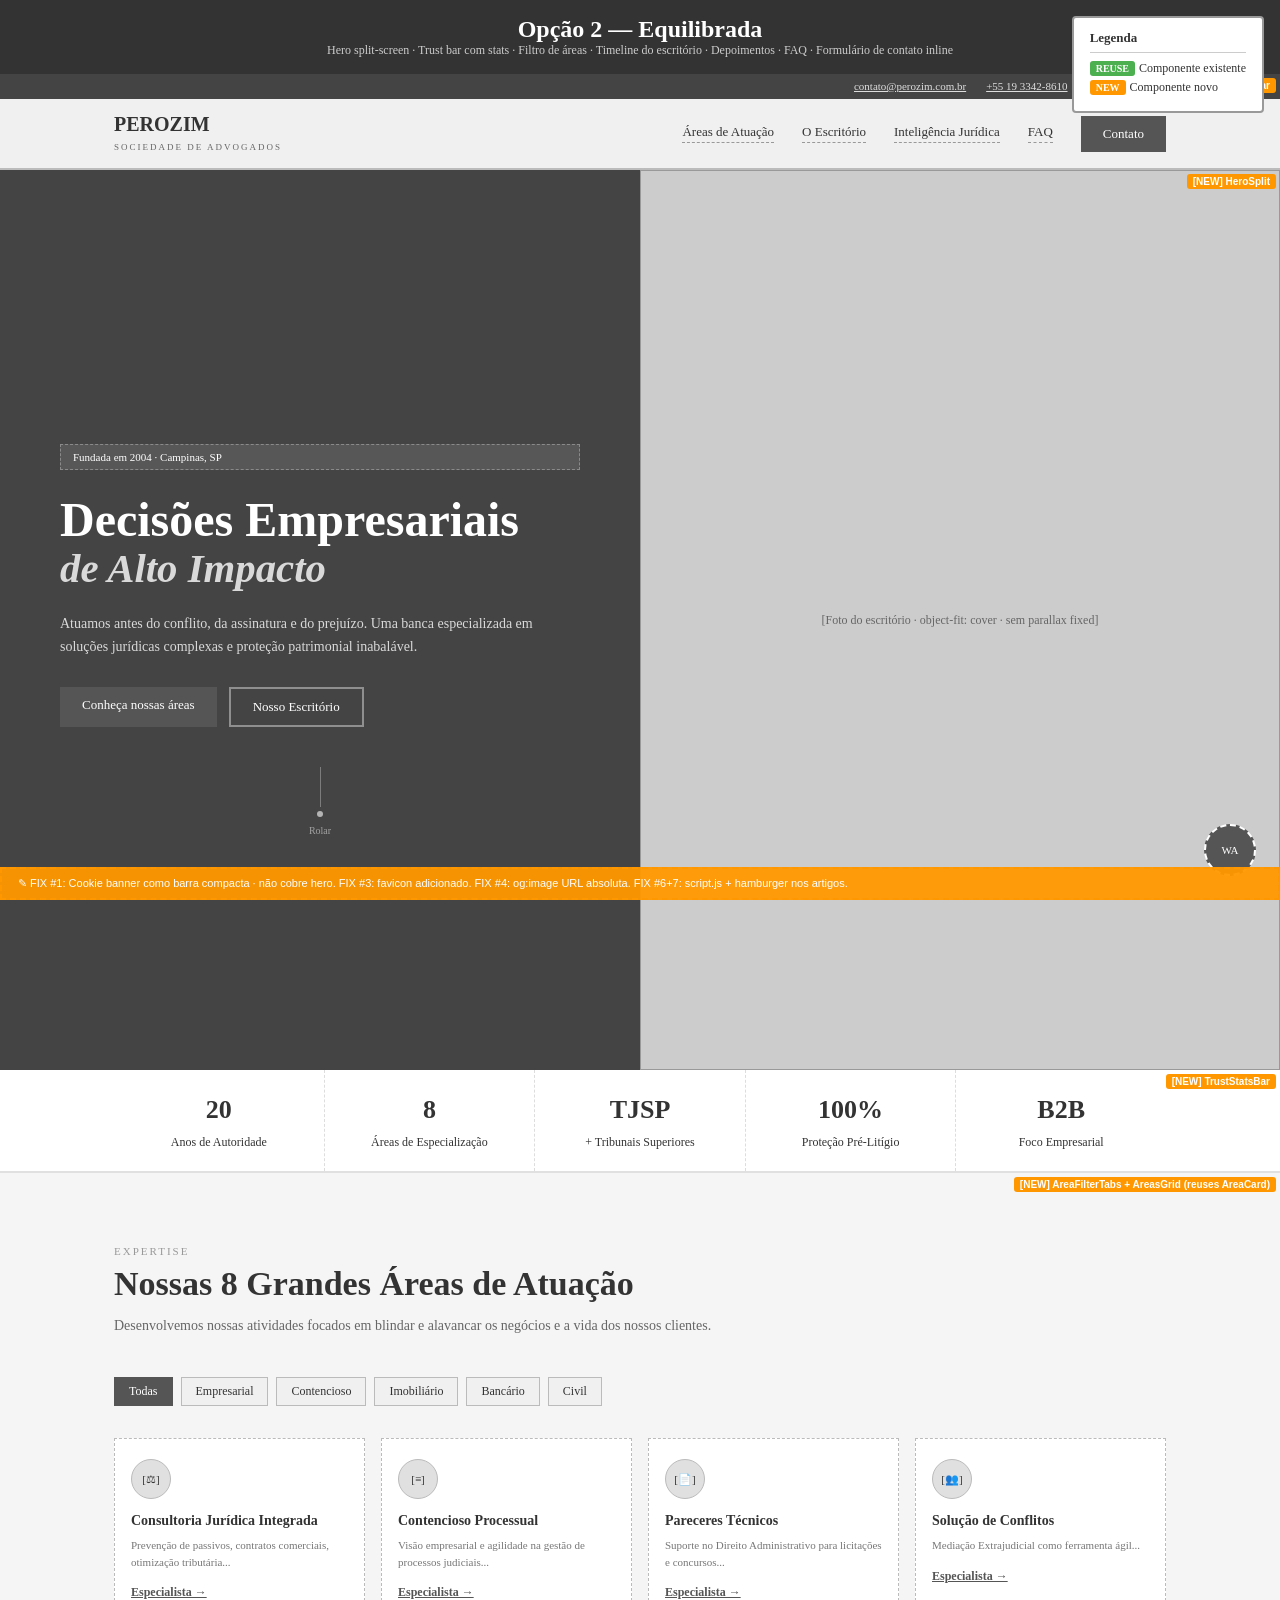
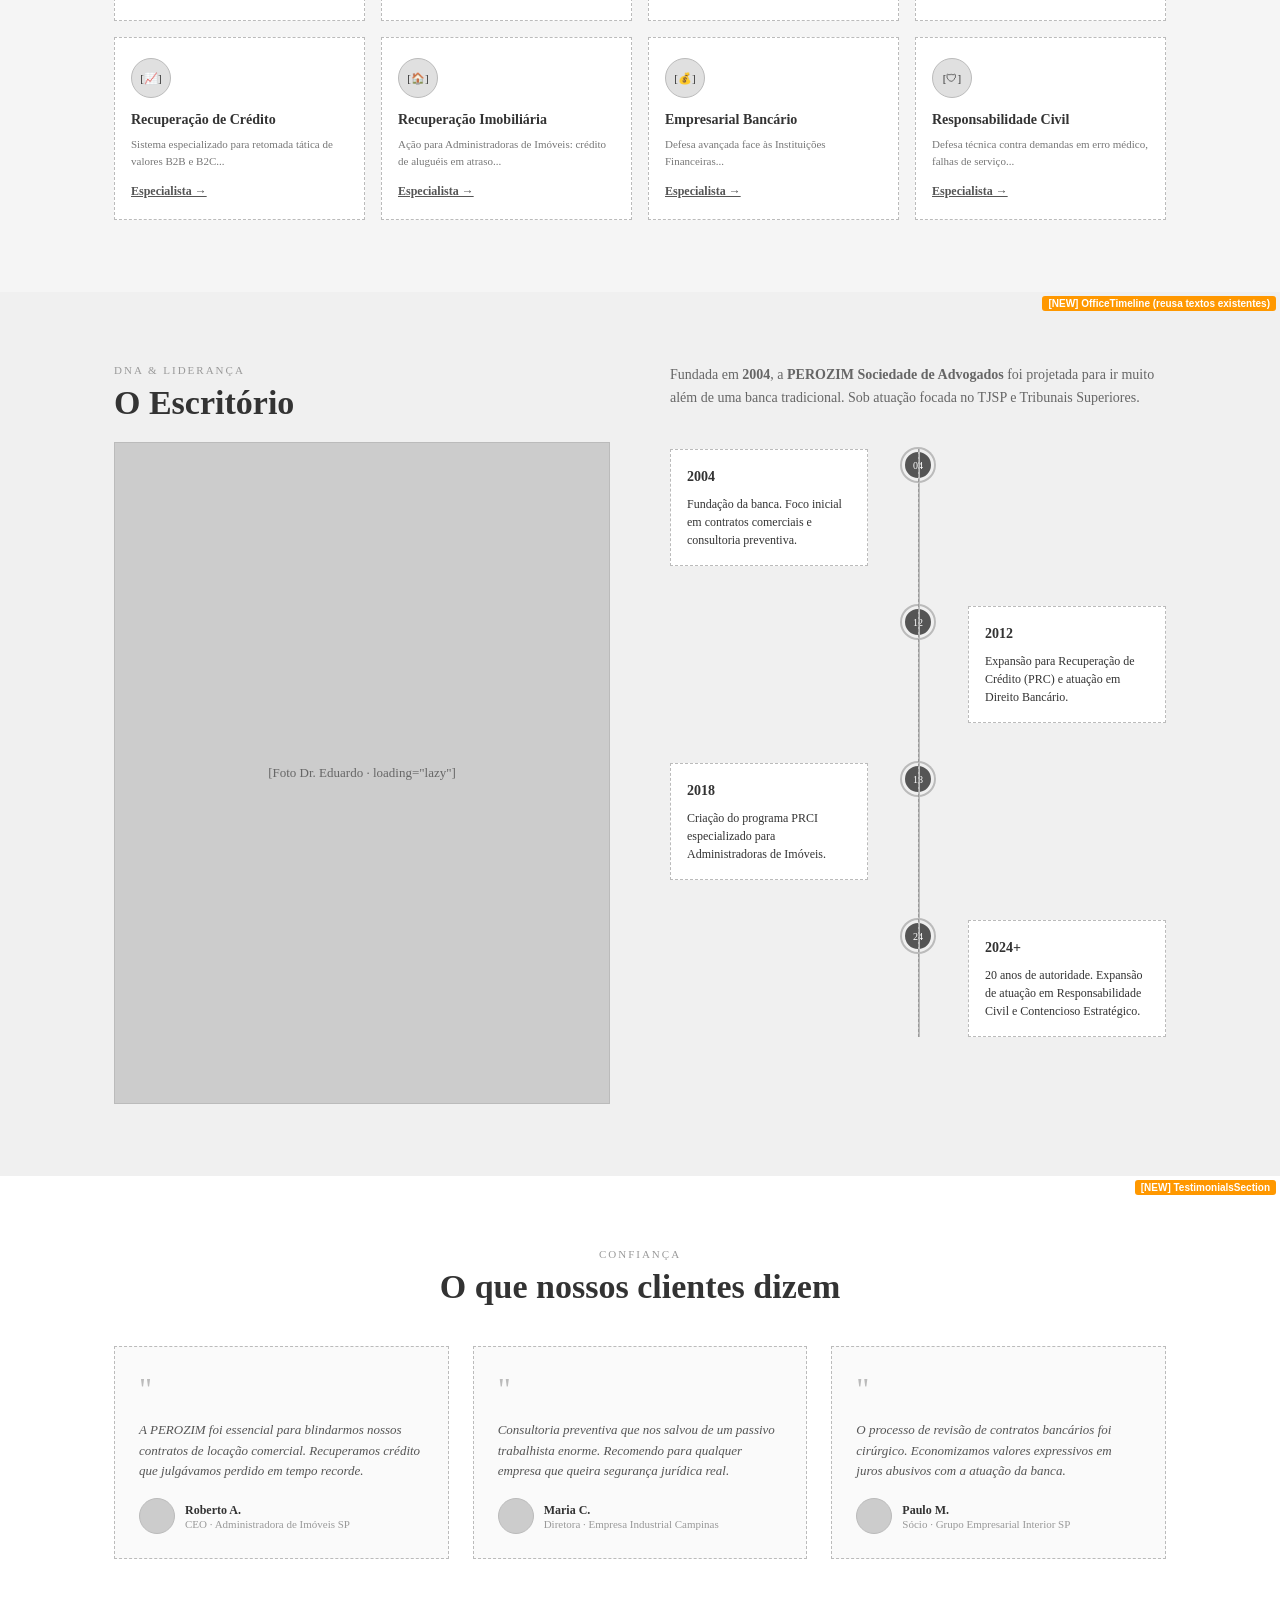
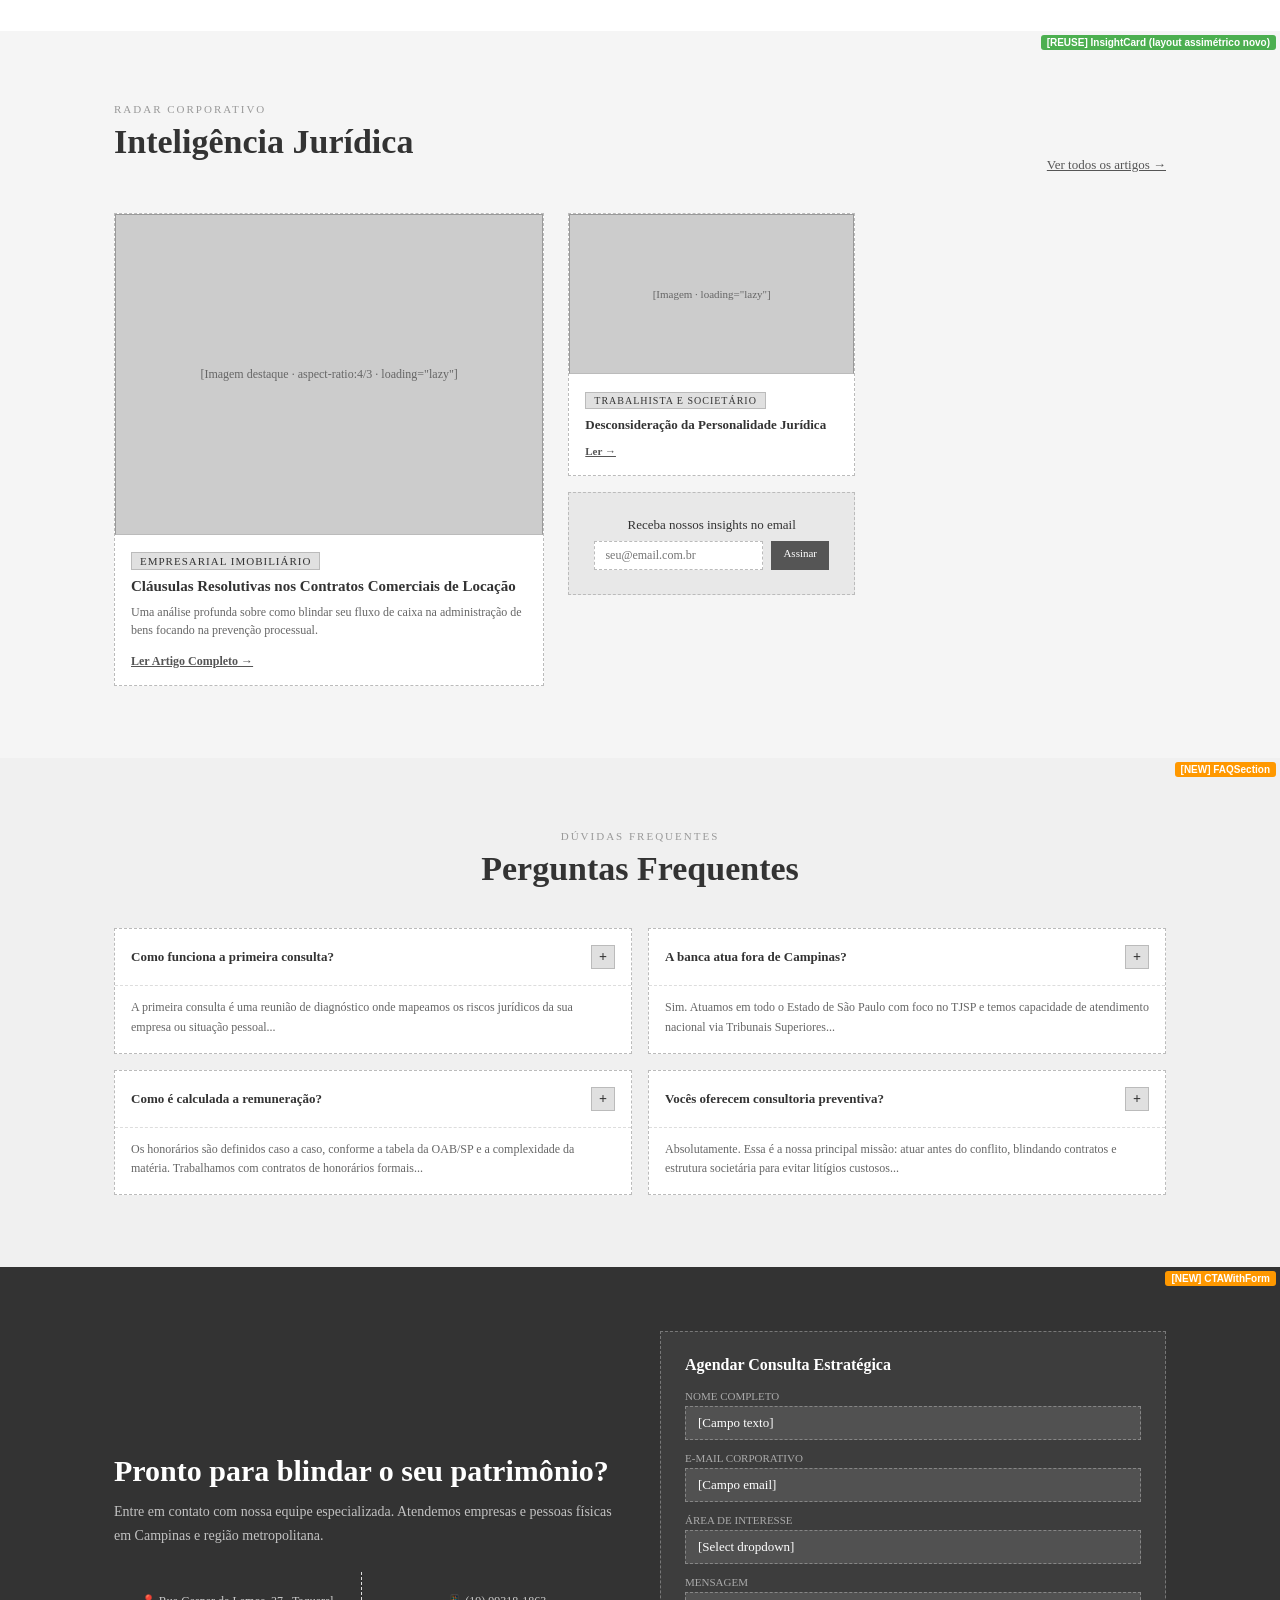
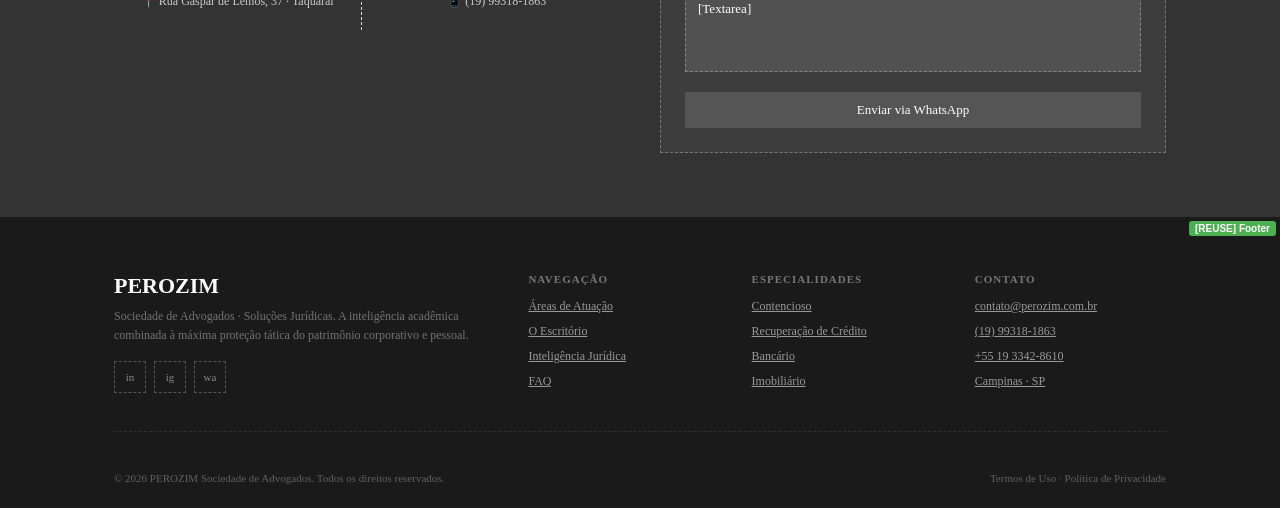
<file: .kombai/resources/lofi-wireframe-perozim-option-2.html>
<!DOCTYPE html>
<html lang="pt-BR">
<head>
<meta charset="UTF-8">
<meta name="viewport" content="width=device-width, initial-scale=1.0">
<title>Wireframe Opção 2 — Equilibrada | PEROZIM</title>
<meta name="description" content="Wireframe de baixa fidelidade para a opção de design equilibrada do site Perozim Advogados.">
<!-- OG Tags for Compliance -->
<meta property="og:title" content="Wireframe Opção 2 - Perozim">
<meta property="og:description" content="Visualização de estrutura para a Opção 2.">
<style>
  * { margin: 0; padding: 0; box-sizing: border-box; }
  body { font-family: 'Comic Sans MS', 'Chalkboard SE', cursive; background: #f5f5f5; color: #333; }
  
  .legend { position: fixed; top: 16px; right: 16px; background: #fff; border: 2px solid #999; padding: 12px 16px; border-radius: 4px; z-index: 9999; font-size: 12px; }
  .legend h4 { margin-bottom: 8px; font-size: 13px; border-bottom: 1px solid #ccc; padding-bottom: 6px; }
  .badge-reuse { background: #4CAF50; color: #fff; padding: 2px 6px; border-radius: 3px; font-size: 10px; font-weight: bold; display: inline-block; }
  .badge-new { background: #FF9800; color: #fff; padding: 2px 6px; border-radius: 3px; font-size: 10px; font-weight: bold; display: inline-block; }
  .legend p { margin: 4px 0; display: flex; align-items: center; gap: 4px; }
  
  .option-banner { background: #333; color: #fff; text-align: center; padding: 16px; }
  .option-banner h1 { font-size: 18px; margin-bottom: 4px; }
  .option-banner p { opacity: 0.75; font-size: 12px; }
  
  .comp { position: relative; }
  .comp-badge { position: absolute; top: 4px; right: 4px; padding: 2px 6px; border-radius: 3px; font-size: 10px; font-weight: bold; z-index: 10; font-family: Arial, sans-serif; }
  .comp-badge.reuse { background: #4CAF50; color: #fff; }
  .comp-badge.new { background: #FF9800; color: #fff; }
  
  .wf-btn-primary { background: #555; color: #fff; padding: 10px 22px; border: none; font-family: inherit; font-size: 13px; cursor: default; display: inline-block; }
  .wf-btn-secondary { background: transparent; color: #333; padding: 10px 22px; border: 2px solid #555; font-family: inherit; font-size: 13px; cursor: default; display: inline-block; }
  .wf-img { background: #ccc; border: 1px solid #999; display: flex; align-items: center; justify-content: center; color: #666; font-size: 12px; }
  .wf-tag { display: inline-block; background: #e0e0e0; border: 1px solid #bbb; padding: 2px 8px; font-size: 11px; text-transform: uppercase; letter-spacing: 1px; }
  
  .container { max-width: 1100px; margin: 0 auto; padding: 0 24px; }
  .section { padding: 72px 0; }
  .section-overline { font-size: 11px; text-transform: uppercase; letter-spacing: 2px; color: #999; display: block; margin-bottom: 8px; }
  .section-title { font-size: 34px; margin-bottom: 12px; }
  .section-desc { font-size: 14px; color: #666; line-height: 1.6; }
  .annotation { border: 2px dashed #FF9800; background: rgba(255,152,0,0.05); padding: 6px 10px; font-size: 11px; color: #e65100; font-family: Arial, sans-serif; }
  .annotation::before { content: '✎ '; }
  
  /* NAVBAR - split top */
  .topbar { background: #444; color: #fff; padding: 6px 0; font-size: 11px; }
  .topbar-inner { display: flex; justify-content: flex-end; gap: 20px; }
  .topbar a { color: #ddd; text-decoration: underline; }
  .navbar { background: #f0f0f0; border-bottom: 2px solid #bbb; padding: 14px 0; position: sticky; top: 0; z-index: 100; }
  .nav-inner { display: flex; align-items: center; justify-content: space-between; }
  .brand-box p { font-size: 20px; font-weight: bold; }
  .brand-box span { font-size: 9px; text-transform: uppercase; letter-spacing: 2px; color: #666; }
  .nav-links-wf { display: flex; align-items: center; gap: 28px; }
  .nav-link-wf { font-size: 13px; border-bottom: 1px dashed #999; padding-bottom: 2px; }
  
  /* HERO - split layout */
  .hero { min-height: 100vh; display: grid; grid-template-columns: 1fr 1fr; }
  .hero-left { background: #444; color: #fff; padding: 100px 60px 60px; display: flex; flex-direction: column; justify-content: center; }
  .hero-right { position: relative; overflow: hidden; }
  .hero-right-img { width: 100%; height: 100%; }
  .hero-left h1 { font-size: 48px; line-height: 1.1; margin-bottom: 20px; }
  .hero-left h1 em { display: block; font-style: italic; opacity: 0.8; font-size: 0.85em; }
  .hero-left p { font-size: 14px; opacity: 0.8; line-height: 1.7; margin-bottom: 28px; }
  .hero-actions { display: flex; gap: 12px; flex-wrap: wrap; margin-bottom: 40px; }
  .hero-scroll-indicator { display: flex; flex-direction: column; gap: 4px; }
  .scroll-line { width: 1px; height: 40px; background: rgba(255,255,255,0.3); margin: 0 auto; }
  .scroll-dot { width: 6px; height: 6px; border-radius: 50%; background: rgba(255,255,255,0.6); margin: 0 auto; animation: none; }
  .hero-badge { background: rgba(255,255,255,0.1); border: 1px dashed rgba(255,255,255,0.3); padding: 6px 12px; font-size: 11px; display: inline-block; margin-bottom: 24px; }
  
  /* Trust bar */
  .trust-bar { background: #fff; border-bottom: 2px solid #e0e0e0; padding: 0; }
  .trust-inner { display: flex; }
  .trust-item { flex: 1; padding: 20px 16px; text-align: center; border-right: 1px dashed #ddd; font-size: 12px; line-height: 1.5; }
  .trust-item:last-child { border-right: none; }
  .trust-num { font-size: 26px; font-weight: bold; margin-bottom: 4px; }
  
  /* Areas with tab filter */
  .areas-filter { display: flex; gap: 8px; margin-bottom: 32px; flex-wrap: wrap; }
  .filter-tab { padding: 6px 14px; border: 1px solid #bbb; background: #f0f0f0; font-size: 12px; cursor: default; }
  .filter-tab.active { background: #555; color: #fff; border-color: #555; }
  .areas-grid { display: grid; grid-template-columns: repeat(4, 1fr); gap: 16px; }
  .area-card { border: 1px dashed #bbb; background: #fff; padding: 20px 16px; }
  .area-icon { width: 40px; height: 40px; background: #e0e0e0; border-radius: 50%; margin-bottom: 14px; display: flex; align-items: center; justify-content: center; border: 1px solid #bbb; font-size: 11px; }
  .area-card h4 { font-size: 14px; margin-bottom: 8px; }
  .area-card p { font-size: 11px; color: #777; margin-bottom: 12px; line-height: 1.5; }
  .card-link-wf { font-size: 12px; color: #555; font-weight: bold; text-decoration: underline; }
  
  /* Timeline section */
  .timeline-section { background: #f0f0f0; padding: 72px 0; }
  .timeline { position: relative; margin-top: 40px; }
  .timeline::before { content: ''; position: absolute; left: 50%; top: 0; bottom: 0; width: 1px; background: #bbb; border-left: 1px dashed #999; }
  .timeline-item { display: grid; grid-template-columns: 1fr 60px 1fr; align-items: start; gap: 20px; margin-bottom: 40px; }
  .timeline-content { padding: 16px; background: #fff; border: 1px dashed #bbb; font-size: 12px; line-height: 1.5; }
  .timeline-content h4 { font-size: 14px; margin-bottom: 8px; }
  .timeline-dot { width: 32px; height: 32px; background: #555; border-radius: 50%; border: 3px solid #f0f0f0; box-shadow: 0 0 0 2px #bbb; display: flex; align-items: center; justify-content: center; font-size: 10px; color: #fff; margin: 0 auto; }
  .timeline-empty { }
  
  /* Office - reversed grid */
  .office { background: #e8e8e8; padding: 72px 0; }
  .office-grid { display: grid; grid-template-columns: 1fr 1fr; gap: 60px; align-items: center; }
  .office-img { aspect-ratio: 3/4; background: #ccc; border: 1px solid #bbb; display: flex; align-items: center; justify-content: center; font-size: 13px; color: #666; }
  
  /* Testimonials */
  .testimonials { padding: 72px 0; background: #fff; }
  .testimonials-grid { display: grid; grid-template-columns: repeat(3, 1fr); gap: 24px; }
  .testimonial-card { border: 1px dashed #bbb; padding: 24px; background: #fafafa; }
  .quote-icon { font-size: 32px; color: #bbb; margin-bottom: 12px; }
  .testimonial-card p { font-size: 13px; color: #555; line-height: 1.6; margin-bottom: 16px; font-style: italic; }
  .testimonial-author { display: flex; align-items: center; gap: 10px; }
  .author-avatar { width: 36px; height: 36px; background: #ccc; border-radius: 50%; border: 1px solid #bbb; }
  .author-info span { display: block; font-size: 12px; }
  .author-info span:first-child { font-weight: bold; color: #333; }
  .author-info span:last-child { color: #999; font-size: 11px; }
  
  /* Insights */
  .insights-grid { display: grid; grid-template-columns: 1.5fr 1fr 1fr; gap: 24px; }
  .insight-card-featured { border: 1px dashed #bbb; background: #fff; overflow: hidden; }
  .insight-card-small { border: 1px dashed #bbb; background: #fff; overflow: hidden; }
  .insight-img-featured { aspect-ratio: 4/3; background: #ccc; border-bottom: 1px solid #bbb; display: flex; align-items: center; justify-content: center; font-size: 12px; color: #666; }
  .insight-img-small { aspect-ratio: 16/9; background: #ccc; border-bottom: 1px solid #bbb; display: flex; align-items: center; justify-content: center; font-size: 11px; color: #666; }
  .insight-body { padding: 16px; }
  .insight-body h4 { font-size: 15px; margin: 8px 0; }
  .insight-body p { font-size: 12px; color: #666; margin-bottom: 12px; line-height: 1.5; }
  
  /* FAQ section */
  .faq { background: #f0f0f0; padding: 72px 0; }
  .faq-grid { display: grid; grid-template-columns: 1fr 1fr; gap: 16px; margin-top: 40px; }
  .faq-item { border: 1px dashed #bbb; background: #fff; }
  .faq-q { padding: 16px; display: flex; justify-content: space-between; align-items: center; cursor: default; font-size: 13px; font-weight: bold; }
  .faq-toggle { width: 24px; height: 24px; background: #e0e0e0; border: 1px solid #bbb; display: flex; align-items: center; justify-content: center; font-size: 14px; flex-shrink: 0; }
  .faq-a { padding: 0 16px 16px; font-size: 12px; color: #666; line-height: 1.6; border-top: 1px dashed #ddd; padding-top: 12px; }
  
  /* CTA */
  .cta-band { background: #333; color: #fff; padding: 64px 0; }
  .cta-inner { display: grid; grid-template-columns: 1fr 1fr; gap: 40px; align-items: center; }
  .cta-text h3 { font-size: 30px; margin-bottom: 12px; }
  .cta-text p { font-size: 14px; opacity: 0.7; line-height: 1.7; }
  .cta-form { border: 1px dashed rgba(255,255,255,0.3); padding: 24px; background: rgba(255,255,255,0.05); }
  .cta-form h4 { font-size: 16px; margin-bottom: 16px; color: #fff; }
  .form-row { margin-bottom: 12px; }
  .form-label { display: block; font-size: 11px; color: #aaa; margin-bottom: 4px; text-transform: uppercase; }
  .form-input { width: 100%; background: rgba(255,255,255,0.1); border: 1px dashed rgba(255,255,255,0.3); padding: 8px 12px; color: #fff; font-family: inherit; font-size: 13px; }
  
  /* Footer */
  .footer { background: #1a1a1a; color: #ccc; padding: 56px 0 24px; }
  .footer-grid { display: grid; grid-template-columns: 2fr 1fr 1fr 1fr; gap: 32px; margin-bottom: 40px; padding-bottom: 32px; border-bottom: 1px dashed rgba(255,255,255,0.1); }
  .footer-brand h2 { font-size: 22px; color: #fff; margin-bottom: 8px; }
  .footer-brand p { font-size: 12px; opacity: 0.5; line-height: 1.6; }
  .footer-col h4 { font-size: 11px; text-transform: uppercase; letter-spacing: 1px; color: #777; margin-bottom: 14px; }
  .footer-col a { display: block; font-size: 12px; margin-bottom: 10px; color: #999; text-decoration: underline; }
  .footer-social { display: flex; gap: 8px; margin-top: 16px; }
  .social-icon { width: 32px; height: 32px; border: 1px dashed #555; display: flex; align-items: center; justify-content: center; font-size: 11px; color: #888; }
  .footer-bottom { display: flex; justify-content: space-between; font-size: 11px; opacity: 0.4; }
  
  .float-btn { position: fixed; bottom: 24px; right: 24px; width: 52px; height: 52px; background: #555; border-radius: 50%; display: flex; align-items: center; justify-content: center; font-size: 11px; color: #fff; border: 2px dashed #fff; z-index: 200; text-align: center; }

  @media (max-width: 900px) {
    .hero { grid-template-columns: 1fr; }
    .hero-right { height: 300px; }
    .areas-grid { grid-template-columns: repeat(2, 1fr); }
    .office-grid { grid-template-columns: 1fr; }
    .insights-grid { grid-template-columns: 1fr; }
    .testimonials-grid { grid-template-columns: 1fr; }
    .faq-grid { grid-template-columns: 1fr; }
    .cta-inner { grid-template-columns: 1fr; }
    .footer-grid { grid-template-columns: 1fr 1fr; }
    .trust-inner { flex-wrap: wrap; }
    .trust-item { flex: 1 1 50%; }
  }
</style>
</head>
<body>

<div class="legend">
  <h4>Legenda</h4>
  <p><span class="badge-reuse">REUSE</span> Componente existente</p>
  <p><span class="badge-new">NEW</span> Componente novo</p>
</div>

<div class="option-banner">
  <h2>Opção 2 — Equilibrada</h2>
  <p>Hero split-screen · Trust bar com stats · Filtro de áreas · Timeline do escritório · Depoimentos · FAQ · Formulário de contato inline</p>
</div>

<!-- TOPBAR -->
<div class="comp">
  <span class="comp-badge new">[NEW] TopBar</span>
  <div class="topbar">
    <div class="container topbar-inner">
      <a>contato@perozim.com.br</a>
      <a>+55 19 3342-8610</a>
      <a>📍 Campinas, SP</a>
    </div>
  </div>
</div>

<!-- NAVBAR -->
<div class="comp">
  <span class="comp-badge reuse">[REUSE] Navbar</span>
  <nav class="navbar">
    <div class="container nav-inner">
      <div class="brand-box">
        <p>PEROZIM</p>
        <span>SOCIEDADE DE ADVOGADOS</span>
      </div>
      <div class="nav-links-wf">
        <span class="nav-link-wf">Áreas de Atuação</span>
        <span class="nav-link-wf">O Escritório</span>
        <span class="nav-link-wf">Inteligência Jurídica</span>
        <span class="nav-link-wf">FAQ</span>
        <span class="wf-btn-primary">Contato</span>
      </div>
    </div>
  </nav>
</div>

<!-- HERO SPLIT SCREEN -->
<div class="comp">
  <span class="comp-badge new">[NEW] HeroSplit</span>
  <div class="hero" id="main">
    <div class="hero-left">
      <div class="hero-badge">Fundada em 2004 · Campinas, SP</div>
      <h1>Decisões Empresariais<br><em>de Alto Impacto</em></h1>
      <p>Atuamos antes do conflito, da assinatura e do prejuízo. Uma banca especializada em soluções jurídicas complexas e proteção patrimonial inabalável.</p>
      <div class="hero-actions">
        <span class="wf-btn-primary">Conheça nossas áreas</span>
        <span class="wf-btn-secondary" style="color:#fff; border-color:rgba(255,255,255,0.4);">Nosso Escritório</span>
      </div>
      <div class="hero-scroll-indicator">
        <div class="scroll-line"></div>
        <div class="scroll-dot"></div>
        <span style="font-size:10px; color:rgba(255,255,255,0.5); text-align:center; margin-top:4px;">Rolar</span>
      </div>
    </div>
    <div class="hero-right wf-img hero-right-img">
      [Foto do escritório · object-fit: cover · sem parallax fixed]
    </div>
  </div>
</div>

<!-- TRUST BAR com stats integrados -->
<div class="comp">
  <span class="comp-badge new">[NEW] TrustStatsBar</span>
  <div class="trust-bar">
    <div class="container">
      <div class="trust-inner">
        <div class="trust-item">
          <div class="trust-num">20</div>
          <span>Anos de Autoridade</span>
        </div>
        <div class="trust-item">
          <div class="trust-num">8</div>
          <span>Áreas de Especialização</span>
        </div>
        <div class="trust-item">
          <div class="trust-num">TJSP</div>
          <span>+ Tribunais Superiores</span>
        </div>
        <div class="trust-item">
          <div class="trust-num">100%</div>
          <span>Proteção Pré-Litígio</span>
        </div>
        <div class="trust-item">
          <div class="trust-num">B2B</div>
          <span>Foco Empresarial</span>
        </div>
      </div>
    </div>
  </div>
</div>

<!-- AREAS COM FILTRO -->
<div class="comp">
  <span class="comp-badge new">[NEW] AreaFilterTabs + AreasGrid (reuses AreaCard)</span>
  <section class="section" id="atuacao" style="background:#f5f5f5;">
    <div class="container">
      <div style="display:flex; justify-content:space-between; align-items:flex-end; margin-bottom:40px;">
        <div>
          <span class="section-overline">Expertise</span>
          <h2 class="section-title">Nossas 8 Grandes Áreas de Atuação</h2>
          <p class="section-desc">Desenvolvemos nossas atividades focados em blindar e alavancar os negócios e a vida dos nossos clientes.</p>
        </div>
      </div>
      <div class="areas-filter">
        <div class="filter-tab active">Todas</div>
        <div class="filter-tab">Empresarial</div>
        <div class="filter-tab">Contencioso</div>
        <div class="filter-tab">Imobiliário</div>
        <div class="filter-tab">Bancário</div>
        <div class="filter-tab">Civil</div>
      </div>
      <div class="areas-grid">
        <div class="area-card"><div class="area-icon">[⚖]</div><h4>Consultoria Jurídica Integrada</h4><p>Prevenção de passivos, contratos comerciais, otimização tributária...</p><a class="card-link-wf">Especialista →</a></div>
        <div class="area-card"><div class="area-icon">[≡]</div><h4>Contencioso Processual</h4><p>Visão empresarial e agilidade na gestão de processos judiciais...</p><a class="card-link-wf">Especialista →</a></div>
        <div class="area-card"><div class="area-icon">[📄]</div><h4>Pareceres Técnicos</h4><p>Suporte no Direito Administrativo para licitações e concursos...</p><a class="card-link-wf">Especialista →</a></div>
        <div class="area-card"><div class="area-icon">[👥]</div><h4>Solução de Conflitos</h4><p>Mediação Extrajudicial como ferramenta ágil...</p><a class="card-link-wf">Especialista →</a></div>
        <div class="area-card"><div class="area-icon">[📈]</div><h4>Recuperação de Crédito</h4><p>Sistema especializado para retomada tática de valores B2B e B2C...</p><a class="card-link-wf">Especialista →</a></div>
        <div class="area-card"><div class="area-icon">[🏠]</div><h4>Recuperação Imobiliária</h4><p>Ação para Administradoras de Imóveis: crédito de aluguéis em atraso...</p><a class="card-link-wf">Especialista →</a></div>
        <div class="area-card"><div class="area-icon">[💰]</div><h4>Empresarial Bancário</h4><p>Defesa avançada face às Instituições Financeiras...</p><a class="card-link-wf">Especialista →</a></div>
        <div class="area-card"><div class="area-icon">[🛡]</div><h4>Responsabilidade Civil</h4><p>Defesa técnica contra demandas em erro médico, falhas de serviço...</p><a class="card-link-wf">Especialista →</a></div>
      </div>
    </div>
  </section>
</div>

<!-- O ESCRITÓRIO com Timeline -->
<div class="comp">
  <span class="comp-badge new">[NEW] OfficeTimeline (reusa textos existentes)</span>
  <section class="timeline-section" id="equipe">
    <div class="container">
      <div style="display:grid; grid-template-columns:1fr 1fr; gap:60px; align-items:start;">
        <div>
          <span class="section-overline">DNA &amp; Liderança</span>
          <h2 class="section-title">O Escritório</h2>
          <div class="wf-img office-img" style="aspect-ratio:3/4; margin-top:20px;">[Foto Dr. Eduardo · loading="lazy"]</div>
        </div>
        <div>
          <p class="section-desc" style="margin-bottom:32px;">Fundada em <strong>2004</strong>, a <strong>PEROZIM Sociedade de Advogados</strong> foi projetada para ir muito além de uma banca tradicional. Sob atuação focada no TJSP e Tribunais Superiores.</p>
          <div class="timeline">
            <div class="timeline-item">
              <div class="timeline-content"><h4>2004</h4><p>Fundação da banca. Foco inicial em contratos comerciais e consultoria preventiva.</p></div>
              <div><div class="timeline-dot">04</div></div>
              <div class="timeline-empty"></div>
            </div>
            <div class="timeline-item">
              <div class="timeline-empty"></div>
              <div><div class="timeline-dot">12</div></div>
              <div class="timeline-content"><h4>2012</h4><p>Expansão para Recuperação de Crédito (PRC) e atuação em Direito Bancário.</p></div>
            </div>
            <div class="timeline-item">
              <div class="timeline-content"><h4>2018</h4><p>Criação do programa PRCI especializado para Administradoras de Imóveis.</p></div>
              <div><div class="timeline-dot">18</div></div>
              <div class="timeline-empty"></div>
            </div>
            <div class="timeline-item">
              <div class="timeline-empty"></div>
              <div><div class="timeline-dot">24</div></div>
              <div class="timeline-content"><h4>2024+</h4><p>20 anos de autoridade. Expansão de atuação em Responsabilidade Civil e Contencioso Estratégico.</p></div>
            </div>
          </div>
        </div>
      </div>
    </div>
  </section>
</div>

<!-- DEPOIMENTOS -->
<div class="comp">
  <span class="comp-badge new">[NEW] TestimonialsSection</span>
  <section class="testimonials">
    <div class="container">
      <div style="text-align:center; margin-bottom:40px;">
        <span class="section-overline">Confiança</span>
        <h2 class="section-title">O que nossos clientes dizem</h2>
      </div>
      <div class="testimonials-grid">
        <div class="testimonial-card">
          <div class="quote-icon">"</div>
          <p>A PEROZIM foi essencial para blindarmos nossos contratos de locação comercial. Recuperamos crédito que julgávamos perdido em tempo recorde.</p>
          <div class="testimonial-author">
            <div class="author-avatar"></div>
            <div class="author-info">
              <span>Roberto A.</span>
              <span>CEO · Administradora de Imóveis SP</span>
            </div>
          </div>
        </div>
        <div class="testimonial-card">
          <div class="quote-icon">"</div>
          <p>Consultoria preventiva que nos salvou de um passivo trabalhista enorme. Recomendo para qualquer empresa que queira segurança jurídica real.</p>
          <div class="testimonial-author">
            <div class="author-avatar"></div>
            <div class="author-info">
              <span>Maria C.</span>
              <span>Diretora · Empresa Industrial Campinas</span>
            </div>
          </div>
        </div>
        <div class="testimonial-card">
          <div class="quote-icon">"</div>
          <p>O processo de revisão de contratos bancários foi cirúrgico. Economizamos valores expressivos em juros abusivos com a atuação da banca.</p>
          <div class="testimonial-author">
            <div class="author-avatar"></div>
            <div class="author-info">
              <span>Paulo M.</span>
              <span>Sócio · Grupo Empresarial Interior SP</span>
            </div>
          </div>
        </div>
      </div>
    </div>
  </section>
</div>

<!-- INSIGHTS - layout assimétrico -->
<div class="comp">
  <span class="comp-badge reuse">[REUSE] InsightCard (layout assimétrico novo)</span>
  <section class="section" id="insights" style="background:#f5f5f5;">
    <div class="container">
      <div style="display:flex; justify-content:space-between; align-items:flex-end; margin-bottom:40px;">
        <div>
          <span class="section-overline">Radar Corporativo</span>
          <h2 class="section-title">Inteligência Jurídica</h2>
        </div>
        <a style="font-size:13px; text-decoration:underline; color:#555;">Ver todos os artigos →</a>
      </div>
      <div class="insights-grid">
        <div class="insight-card-featured">
          <div class="wf-img insight-img-featured">[Imagem destaque · aspect-ratio:4/3 · loading="lazy"]</div>
          <div class="insight-body">
            <span class="wf-tag">Empresarial Imobiliário</span>
            <h4>Cláusulas Resolutivas nos Contratos Comerciais de Locação</h4>
            <p>Uma análise profunda sobre como blindar seu fluxo de caixa na administração de bens focando na prevenção processual.</p>
            <a class="card-link-wf">Ler Artigo Completo →</a>
          </div>
        </div>
        <div style="display:flex; flex-direction:column; gap:16px;">
          <div class="insight-card-small">
            <div class="wf-img insight-img-small">[Imagem · loading="lazy"]</div>
            <div class="insight-body">
              <span class="wf-tag" style="font-size:10px;">Trabalhista e Societário</span>
              <h4 style="font-size:13px;">Desconsideração da Personalidade Jurídica</h4>
              <a class="card-link-wf" style="font-size:11px;">Ler →</a>
            </div>
          </div>
          <div class="insight-card-small" style="background:#e8e8e8; display:flex; align-items:center; justify-content:center; padding:24px; border:1px dashed #bbb;">
            <div style="text-align:center;">
              <div style="font-size:13px; margin-bottom:8px;">Receba nossos insights no email</div>
              <div style="display:flex; gap:8px;">
                <input style="border:1px dashed #bbb; padding:6px 10px; font-size:12px; font-family:inherit; background:#fff;" placeholder="seu@email.com.br" readonly>
                <div class="wf-btn-primary" style="font-size:11px; padding:6px 12px;">Assinar</div>
              </div>
            </div>
          </div>
        </div>
      </div>
    </div>
  </section>
</div>

<!-- FAQ -->
<div class="comp">
  <span class="comp-badge new">[NEW] FAQSection</span>
  <section class="faq" id="faq">
    <div class="container">
      <div style="text-align:center; margin-bottom:16px;">
        <span class="section-overline">Dúvidas Frequentes</span>
        <h2 class="section-title">Perguntas Frequentes</h2>
      </div>
      <div class="faq-grid">
        <div class="faq-item">
          <div class="faq-q">Como funciona a primeira consulta? <div class="faq-toggle">+</div></div>
          <div class="faq-a">A primeira consulta é uma reunião de diagnóstico onde mapeamos os riscos jurídicos da sua empresa ou situação pessoal...</div>
        </div>
        <div class="faq-item">
          <div class="faq-q">A banca atua fora de Campinas? <div class="faq-toggle">+</div></div>
          <div class="faq-a">Sim. Atuamos em todo o Estado de São Paulo com foco no TJSP e temos capacidade de atendimento nacional via Tribunais Superiores...</div>
        </div>
        <div class="faq-item">
          <div class="faq-q">Como é calculada a remuneração? <div class="faq-toggle">+</div></div>
          <div class="faq-a">Os honorários são definidos caso a caso, conforme a tabela da OAB/SP e a complexidade da matéria. Trabalhamos com contratos de honorários formais...</div>
        </div>
        <div class="faq-item">
          <div class="faq-q">Vocês oferecem consultoria preventiva? <div class="faq-toggle">+</div></div>
          <div class="faq-a">Absolutamente. Essa é a nossa principal missão: atuar antes do conflito, blindando contratos e estrutura societária para evitar litígios custosos...</div>
        </div>
      </div>
    </div>
  </section>
</div>

<!-- CTA com formulário inline -->
<div class="comp">
  <span class="comp-badge new">[NEW] CTAWithForm</span>
  <div class="cta-band" id="contato">
    <div class="container">
      <div class="cta-inner">
        <div class="cta-text">
          <h3>Pronto para blindar o seu patrimônio?</h3>
          <p>Entre em contato com nossa equipe especializada. Atendemos empresas e pessoas físicas em Campinas e região metropolitana.</p>
          <div style="margin-top:24px; display:flex; gap:12px; flex-wrap:wrap;">
            <div class="trust-item" style="color:#ccc; font-size:12px;">📍 Rua Gaspar de Lemos, 37 · Taquaral</div>
            <div class="trust-item" style="color:#ccc; font-size:12px;">📱 (19) 99318-1863</div>
          </div>
        </div>
        <div class="cta-form">
          <h4>Agendar Consulta Estratégica</h4>
          <div class="form-row">
            <label class="form-label">Nome Completo</label>
            <div class="form-input">[Campo texto]</div>
          </div>
          <div class="form-row">
            <label class="form-label">E-mail Corporativo</label>
            <div class="form-input">[Campo email]</div>
          </div>
          <div class="form-row">
            <label class="form-label">Área de Interesse</label>
            <div class="form-input">[Select dropdown]</div>
          </div>
          <div class="form-row">
            <label class="form-label">Mensagem</label>
            <div class="form-input" style="height:80px;">[Textarea]</div>
          </div>
          <div class="wf-btn-primary" style="width:100%; text-align:center; margin-top:8px;">Enviar via WhatsApp</div>
        </div>
      </div>
    </div>
  </div>
</div>

<!-- FOOTER -->
<div class="comp">
  <span class="comp-badge reuse">[REUSE] Footer</span>
  <footer class="footer">
    <div class="container">
      <div class="footer-grid">
        <div class="footer-brand">
          <h2>PEROZIM</h2>
          <p>Sociedade de Advogados · Soluções Jurídicas. A inteligência acadêmica combinada à máxima proteção tática do patrimônio corporativo e pessoal.</p>
          <div class="footer-social">
            <div class="social-icon">in</div>
            <div class="social-icon">ig</div>
            <div class="social-icon">wa</div>
          </div>
        </div>
        <div class="footer-col">
          <h4>Navegação</h4>
          <a>Áreas de Atuação</a>
          <a>O Escritório</a>
          <a>Inteligência Jurídica</a>
          <a>FAQ</a>
        </div>
        <div class="footer-col">
          <h4>Especialidades</h4>
          <a>Contencioso</a>
          <a>Recuperação de Crédito</a>
          <a>Bancário</a>
          <a>Imobiliário</a>
        </div>
        <div class="footer-col">
          <h4>Contato</h4>
          <a>contato@perozim.com.br</a>
          <a>(19) 99318-1863</a>
          <a>+55 19 3342-8610</a>
          <a>Campinas · SP</a>
        </div>
      </div>
      <div class="footer-bottom">
        <span>© 2026 PEROZIM Sociedade de Advogados. Todos os direitos reservados.</span>
        <span>Termos de Uso · Política de Privacidade</span>
      </div>
    </div>
  </footer>
</div>

<div class="float-btn">WA</div>

<!-- Cookie banner compacto no topo mobile -->
<div class="annotation" style="position:fixed; bottom:0; left:0; right:0; z-index:8000; padding:8px 16px; font-size:11px; background:rgba(255,152,0,0.95); color:#fff; font-family:Arial;">
  FIX #1: Cookie banner como barra compacta · não cobre hero. FIX #3: favicon adicionado. FIX #4: og:image URL absoluta. FIX #6+7: script.js + hamburger nos artigos.
</div>

</body>
</html>
</file>
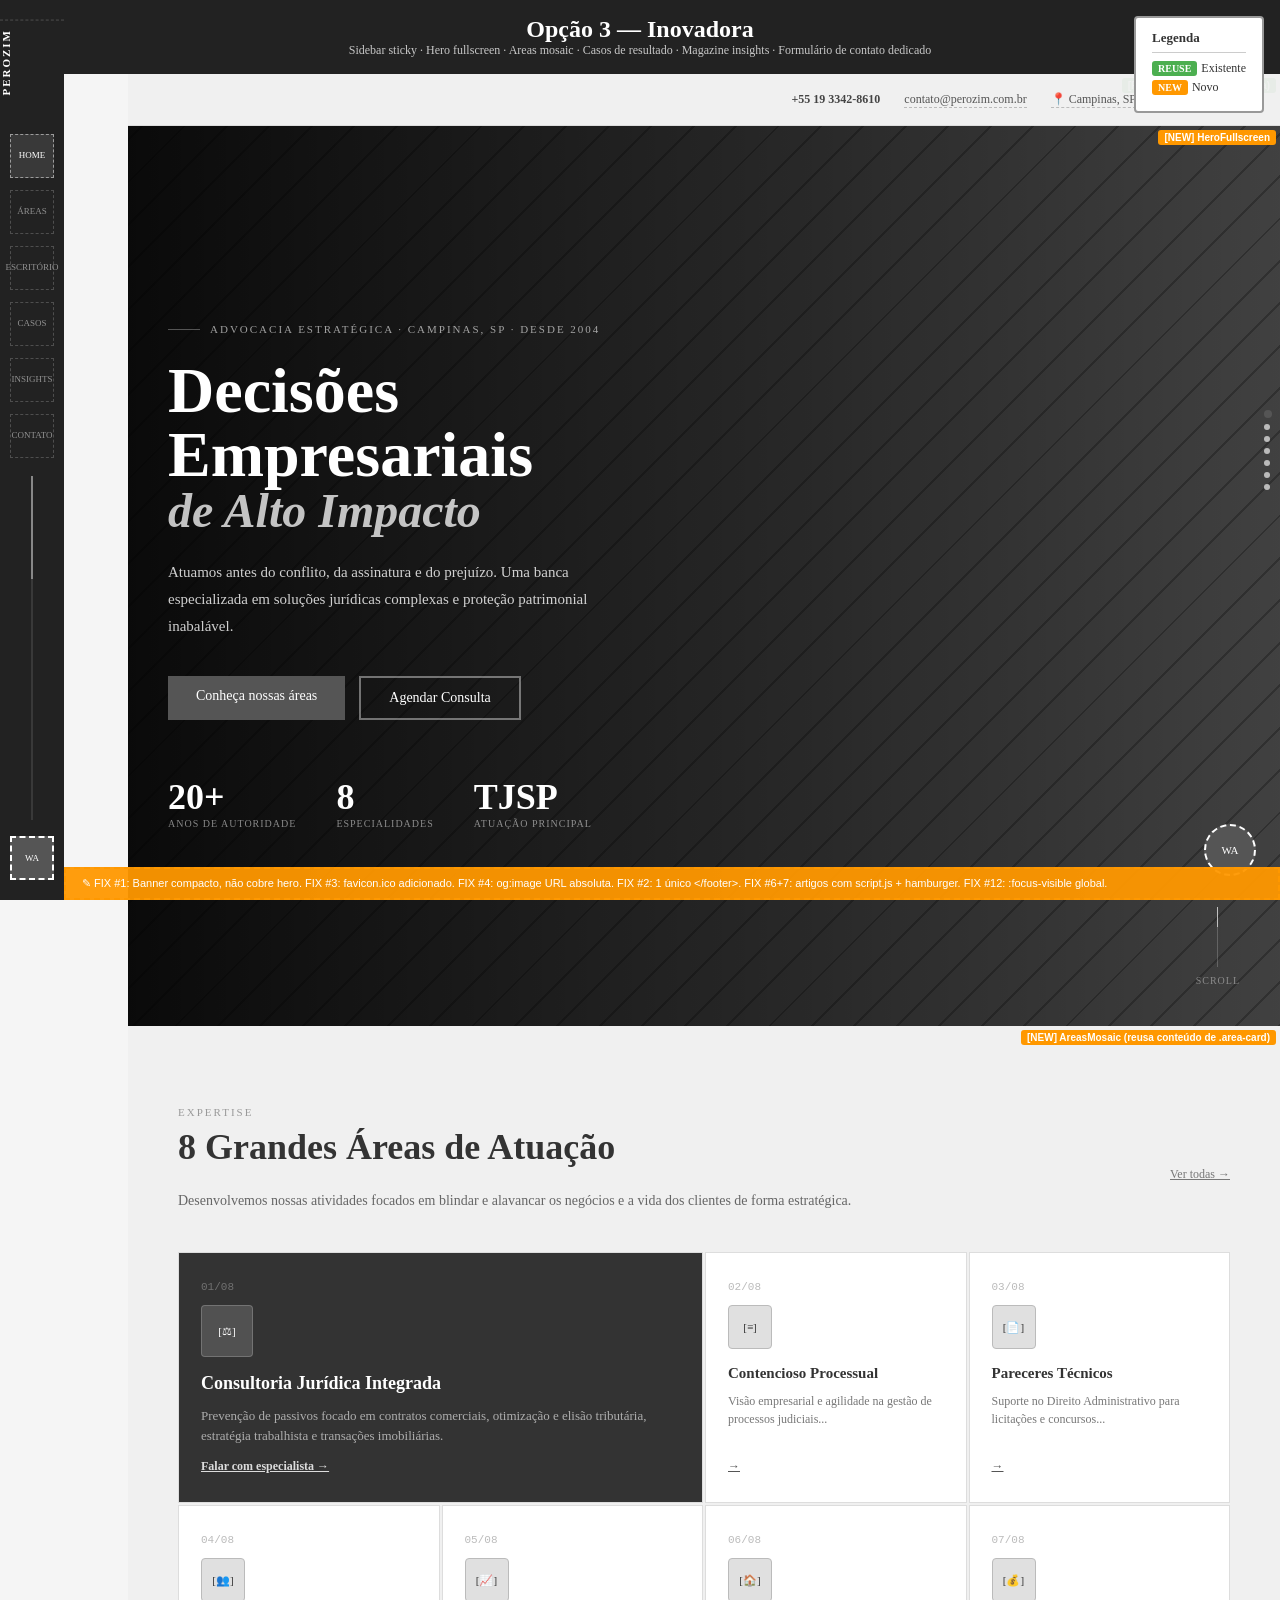
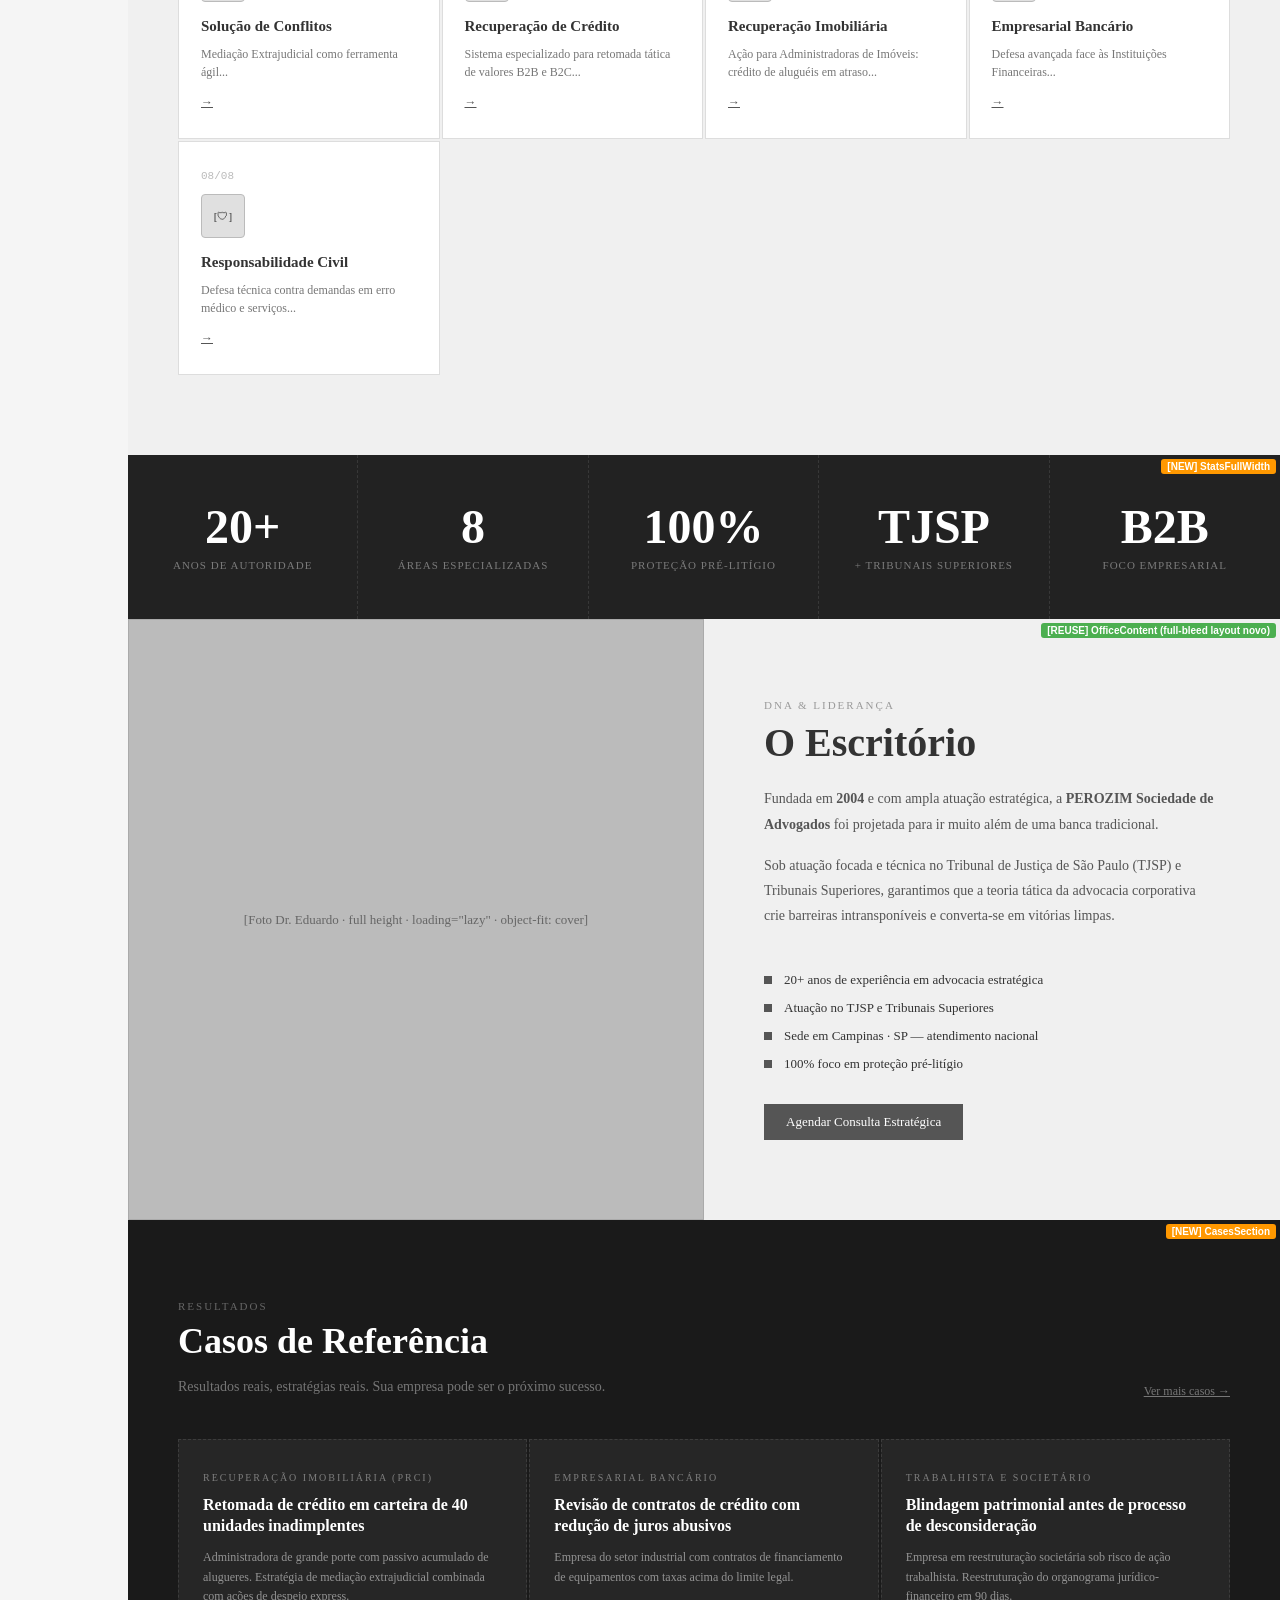
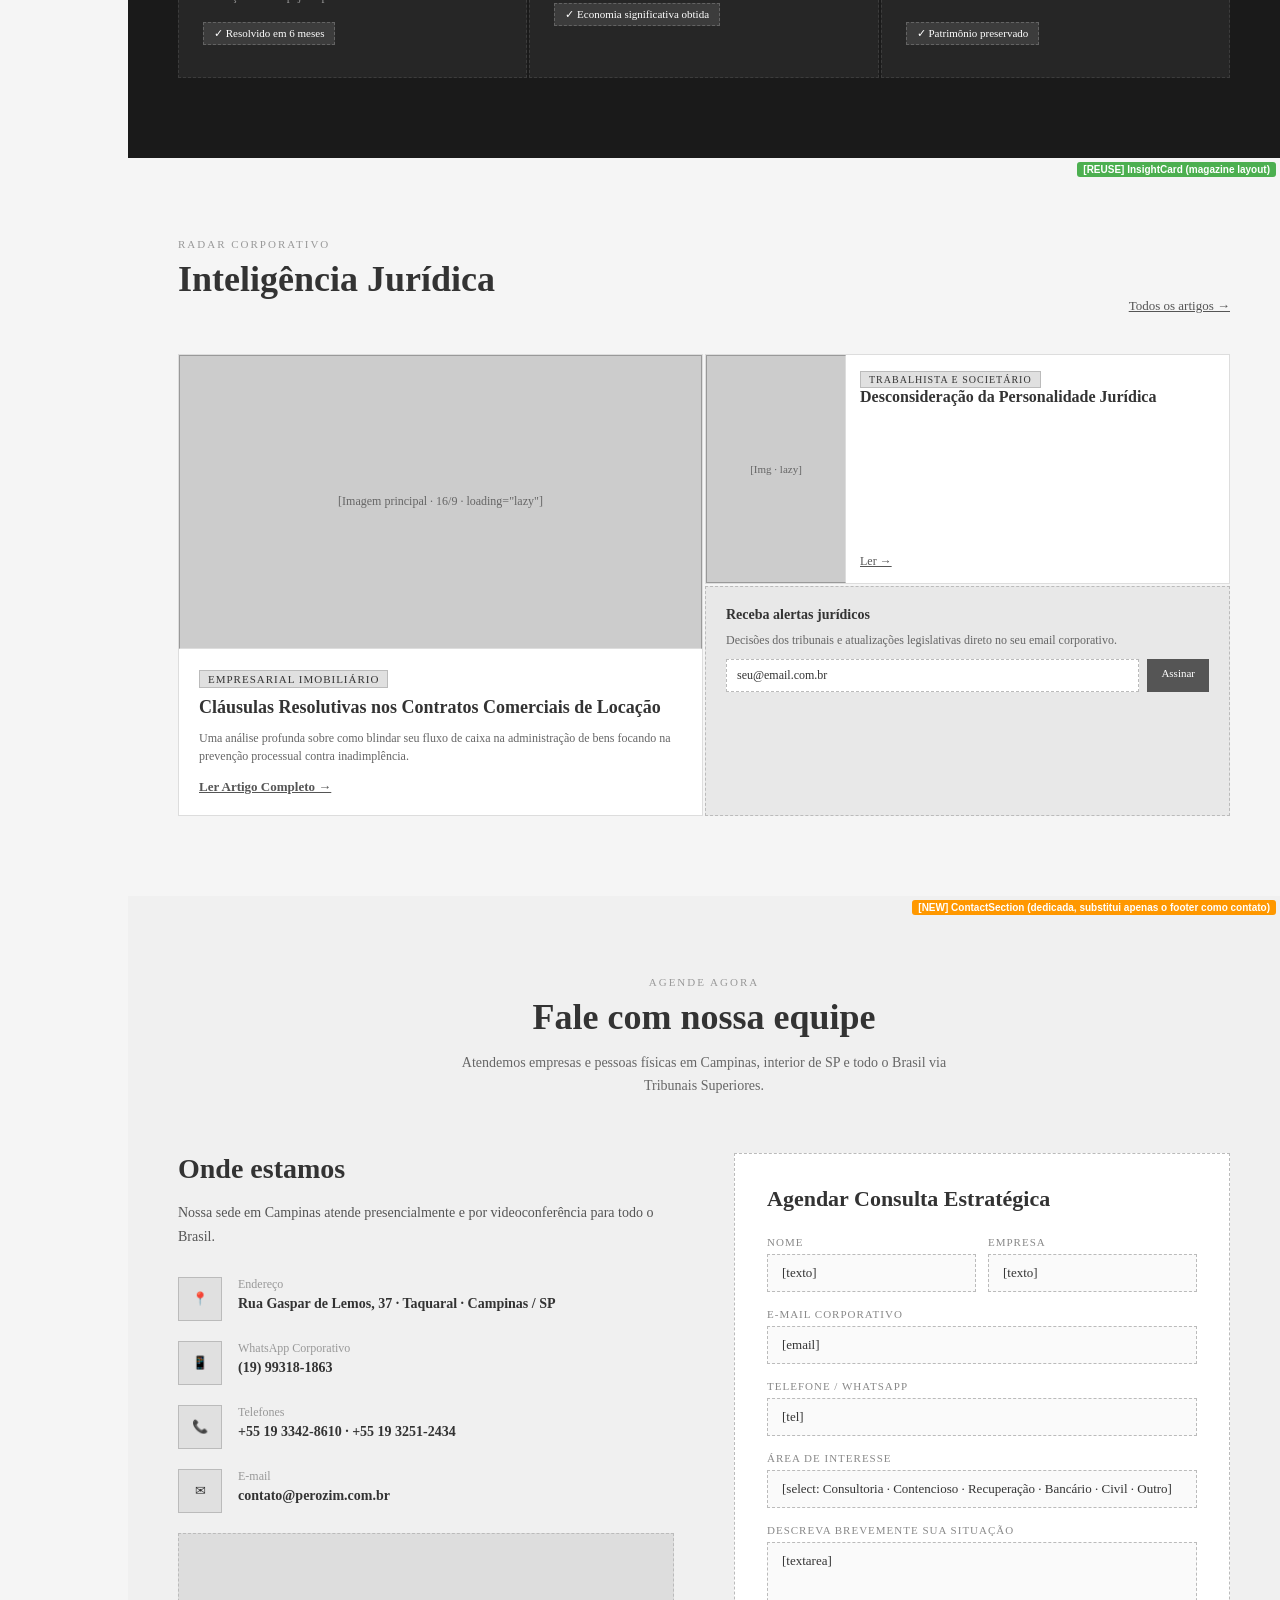
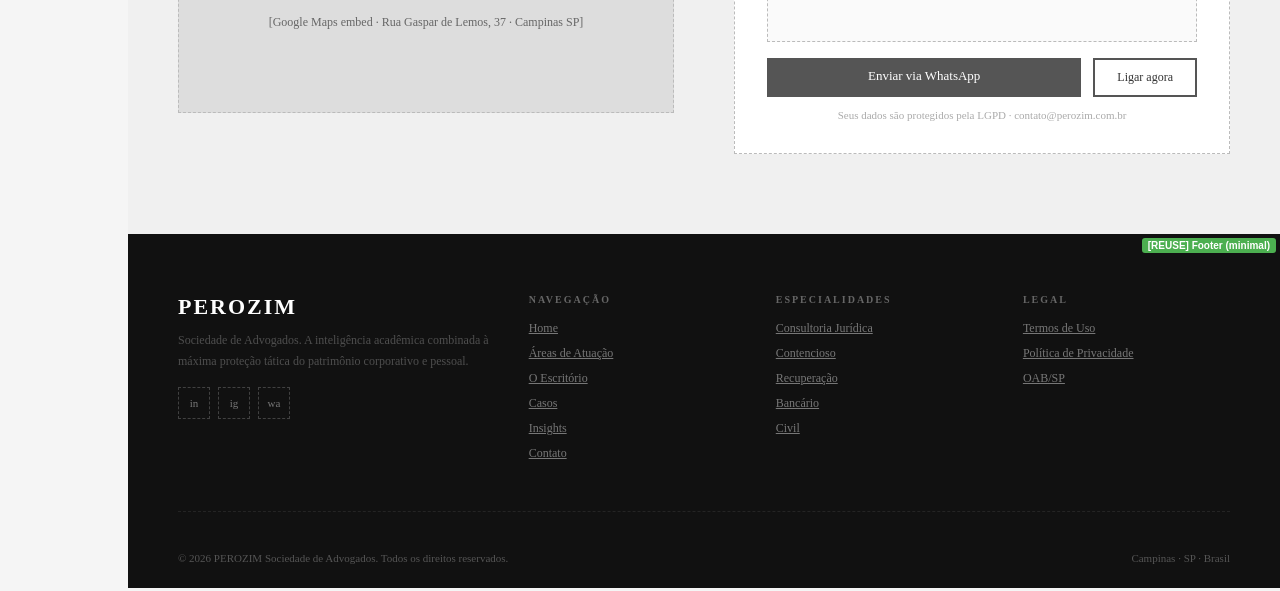
<file: .kombai/resources/lofi-wireframe-perozim-option-3.html>
<!DOCTYPE html>
<html lang="pt-BR">
<head>
<meta charset="UTF-8">
<meta name="viewport" content="width=device-width, initial-scale=1.0">
<title>Wireframe Opção 3 — Inovadora | PEROZIM</title>
<meta name="description" content="Wireframe de baixa fidelidade para a opção de design inovadora do site Perozim Advogados.">
<!-- OG Tags for Compliance -->
<meta property="og:title" content="Wireframe Opção 3 - Perozim">
<meta property="og:description" content="Visualização de estrutura para a Opção 3.">
<style>
  * { margin: 0; padding: 0; box-sizing: border-box; }
  body { font-family: 'Comic Sans MS', 'Chalkboard SE', cursive; background: #f5f5f5; color: #333; }
  
  .legend { position: fixed; top: 16px; right: 16px; background: #fff; border: 2px solid #999; padding: 12px 16px; border-radius: 4px; z-index: 10000; font-size: 12px; max-width: 180px; }
  .legend h4 { margin-bottom: 8px; font-size: 13px; border-bottom: 1px solid #ccc; padding-bottom: 6px; }
  .badge-reuse { background: #4CAF50; color: #fff; padding: 2px 6px; border-radius: 3px; font-size: 10px; font-weight: bold; display: inline-block; }
  .badge-new { background: #FF9800; color: #fff; padding: 2px 6px; border-radius: 3px; font-size: 10px; font-weight: bold; display: inline-block; }
  .legend p { margin: 4px 0; display: flex; align-items: center; gap: 4px; }
  
  .option-banner { background: #222; color: #fff; text-align: center; padding: 16px; }
  .option-banner h1 { font-size: 18px; margin-bottom: 4px; }
  .option-banner p { opacity: 0.75; font-size: 12px; }
  
  .comp { position: relative; }
  .comp-badge { position: absolute; top: 4px; right: 4px; padding: 2px 6px; border-radius: 3px; font-size: 10px; font-weight: bold; z-index: 100; font-family: Arial, sans-serif; }
  .comp-badge.reuse { background: #4CAF50; color: #fff; }
  .comp-badge.new { background: #FF9800; color: #fff; }
  
  .wf-btn-primary { background: #555; color: #fff; padding: 10px 22px; border: none; font-family: inherit; font-size: 13px; cursor: default; display: inline-block; }
  .wf-btn-secondary { background: transparent; color: #333; padding: 10px 22px; border: 2px solid #555; font-family: inherit; font-size: 13px; cursor: default; display: inline-block; }
  .wf-img { background: #ccc; border: 1px solid #999; display: flex; align-items: center; justify-content: center; color: #666; font-size: 12px; text-align: center; }
  .wf-tag { display: inline-block; background: #e0e0e0; border: 1px solid #bbb; padding: 2px 8px; font-size: 11px; text-transform: uppercase; letter-spacing: 1px; }
  .annotation { border: 2px dashed #FF9800; background: rgba(255,152,0,0.05); padding: 6px 10px; font-size: 11px; color: #e65100; font-family: Arial, sans-serif; }
  .annotation::before { content: '✎ '; }
  
  .container { max-width: 1100px; margin: 0 auto; padding: 0 24px; }
  .section { padding: 80px 0; }
  .section-overline { font-size: 11px; text-transform: uppercase; letter-spacing: 2px; color: #999; display: block; margin-bottom: 8px; }
  .section-title { font-size: 36px; margin-bottom: 14px; }
  .section-desc { font-size: 14px; color: #666; line-height: 1.6; }

  /* === LAYOUT: Sidebar + Main === */
  .layout-wrapper { display: grid; grid-template-columns: 64px 1fr; min-height: 100vh; }
  
  /* Sticky sidebar nav */
  .sidebar { background: #222; width: 64px; position: fixed; top: 0; left: 0; height: 100vh; display: flex; flex-direction: column; align-items: center; padding: 20px 0; z-index: 1000; gap: 8px; }
  .sidebar-logo { writing-mode: vertical-rl; transform: rotate(180deg); font-size: 11px; font-weight: bold; color: #fff; letter-spacing: 2px; margin-bottom: 20px; white-space: nowrap; padding: 8px 0; border-bottom: 1px dashed rgba(255,255,255,0.2); width: 100%; text-align: center; }
  .sidebar-link { width: 44px; height: 44px; display: flex; align-items: center; justify-content: center; border: 1px dashed rgba(255,255,255,0.2); color: rgba(255,255,255,0.5); font-size: 9px; text-align: center; line-height: 1.2; margin: 2px 0; cursor: default; padding: 4px; }
  .sidebar-link.active { background: rgba(255,255,255,0.1); color: #fff; border-color: rgba(255,255,255,0.5); }
  .sidebar-progress { width: 2px; background: rgba(255,255,255,0.1); flex: 1; margin: 8px 0; position: relative; }
  .sidebar-progress-fill { position: absolute; top: 0; left: 0; width: 100%; height: 30%; background: rgba(255,255,255,0.4); }
  .sidebar-cta { width: 44px; height: 44px; background: #555; display: flex; align-items: center; justify-content: center; font-size: 9px; color: #fff; text-align: center; border: 2px dashed #fff; line-height: 1.2; padding: 4px; }
  
  /* Main content offset for sidebar */
  .main-content { margin-left: 64px; }
  
  /* Top nav bar (minimal) */
  .topnav { background: rgba(240,240,240,0.95); border-bottom: 1px solid #ddd; padding: 12px 0; position: sticky; top: 0; z-index: 500; }
  .topnav-inner { display: flex; justify-content: flex-end; align-items: center; gap: 24px; }
  .topnav-link { font-size: 12px; color: #555; border-bottom: 1px dashed #bbb; }
  .topnav-tel { font-size: 12px; color: #444; font-weight: bold; }
  .topnav-cta { background: #555; color: #fff; padding: 6px 16px; font-size: 12px; font-family: inherit; }
  
  /* HERO FULLSCREEN */
  .hero { min-height: 100vh; position: relative; display: flex; align-items: center; overflow: hidden; }
  .hero-bg { position: absolute; inset: 0; background: repeating-linear-gradient(-45deg, #333, #333 2px, #444 2px, #444 30px); }
  .hero-overlay { position: absolute; inset: 0; background: linear-gradient(to right, rgba(0,0,0,0.85) 0%, rgba(0,0,0,0.4) 60%, rgba(0,0,0,0.05) 100%); }
  .hero-content { position: relative; z-index: 2; max-width: 640px; color: #fff; padding: 0 40px; }
  .hero-eyebrow { display: flex; align-items: center; gap: 10px; margin-bottom: 24px; font-size: 11px; text-transform: uppercase; letter-spacing: 2px; opacity: 0.6; }
  .hero-line { width: 32px; height: 1px; background: rgba(255,255,255,0.5); }
  .hero-h1 { font-size: 64px; line-height: 1.0; margin-bottom: 24px; }
  .hero-h1 em { display: block; font-style: italic; font-size: 0.75em; opacity: 0.75; }
  .hero-p { font-size: 15px; opacity: 0.8; line-height: 1.8; max-width: 480px; margin-bottom: 36px; }
  .hero-actions { display: flex; gap: 14px; flex-wrap: wrap; margin-bottom: 56px; }
  .hero-metrics { display: flex; gap: 40px; }
  .hero-metric { text-align: left; }
  .hero-metric-num { font-size: 36px; font-weight: bold; color: #fff; }
  .hero-metric-label { font-size: 10px; text-transform: uppercase; letter-spacing: 1px; opacity: 0.5; }
  
  /* Scroll progress indicator */
  .hero-scroll-bar { position: absolute; bottom: 40px; right: 40px; display: flex; flex-direction: column; align-items: center; gap: 8px; color: rgba(255,255,255,0.4); font-size: 10px; letter-spacing: 1px; }
  .scroll-track { width: 1px; height: 60px; background: rgba(255,255,255,0.2); position: relative; }
  .scroll-thumb { position: absolute; top: 0; width: 100%; height: 20px; background: rgba(255,255,255,0.6); }
  
  /* AREAS - card mosaic */
  .areas-section { background: #f0f0f0; }
  .areas-mosaic { display: grid; grid-template-columns: repeat(4, 1fr); grid-template-rows: auto auto; gap: 2px; margin-top: 40px; }
  .mosaic-card { background: #fff; border: 1px solid #ddd; padding: 28px 22px; display: flex; flex-direction: column; transition: all 0.3s; }
  .mosaic-card.featured { grid-column: span 2; background: #333; color: #fff; }
  .mosaic-num { font-size: 11px; color: #bbb; margin-bottom: 12px; font-family: monospace; }
  .mosaic-card.featured .mosaic-num { color: rgba(255,255,255,0.3); }
  .mosaic-icon { width: 44px; height: 44px; background: #e0e0e0; border-radius: 4px; margin-bottom: 16px; display: flex; align-items: center; justify-content: center; border: 1px solid #bbb; font-size: 11px; }
  .mosaic-card.featured .mosaic-icon { background: rgba(255,255,255,0.15); border-color: rgba(255,255,255,0.2); color: #fff; }
  .mosaic-card h4 { font-size: 15px; margin-bottom: 10px; }
  .mosaic-card p { font-size: 12px; color: #777; line-height: 1.5; flex: 1; margin-bottom: 14px; }
  .mosaic-card.featured p { color: rgba(255,255,255,0.6); }
  .mosaic-link { font-size: 12px; font-weight: bold; text-decoration: underline; color: #555; }
  .mosaic-card.featured .mosaic-link { color: #ddd; }
  
  /* STATS fullwidth */
  .stats-full { background: #222; color: #fff; padding: 0; }
  .stats-full-inner { display: grid; grid-template-columns: repeat(5, 1fr); }
  .stat-block { padding: 48px 24px; text-align: center; border-right: 1px dashed rgba(255,255,255,0.1); }
  .stat-block:last-child { border-right: none; }
  .stat-block-num { font-size: 48px; font-weight: bold; line-height: 1; margin-bottom: 8px; }
  .stat-block-label { font-size: 11px; text-transform: uppercase; letter-spacing: 1px; opacity: 0.4; }
  
  /* TEAM/OFFICE full-bleed */
  .office { min-height: 600px; display: grid; grid-template-columns: 1fr 1fr; }
  .office-img-full { min-height: 600px; background: #bbb; display: flex; align-items: center; justify-content: center; font-size: 13px; color: #666; border: 1px solid #aaa; }
  .office-text { background: #f0f0f0; padding: 80px 60px; display: flex; flex-direction: column; justify-content: center; }
  .office-text h2 { font-size: 40px; margin-bottom: 20px; }
  .office-text p { font-size: 14px; color: #555; line-height: 1.8; margin-bottom: 16px; }
  .credential-list { margin-top: 28px; display: flex; flex-direction: column; gap: 12px; }
  .credential-item { display: flex; align-items: center; gap: 12px; font-size: 13px; }
  .credential-dot { width: 8px; height: 8px; background: #555; flex-shrink: 0; }
  
  /* CASES / RESULTADOS */
  .cases { background: #1a1a1a; color: #fff; padding: 80px 0; }
  .cases-grid { display: grid; grid-template-columns: repeat(3, 1fr); gap: 2px; margin-top: 40px; }
  .case-card { background: rgba(255,255,255,0.05); border: 1px dashed rgba(255,255,255,0.1); padding: 32px 24px; }
  .case-area { font-size: 10px; text-transform: uppercase; letter-spacing: 2px; opacity: 0.4; margin-bottom: 12px; }
  .case-title { font-size: 16px; margin-bottom: 12px; line-height: 1.3; }
  .case-result { font-size: 12px; opacity: 0.5; line-height: 1.6; margin-bottom: 16px; }
  .case-outcome { display: flex; align-items: center; gap: 8px; }
  .outcome-badge { background: rgba(255,255,255,0.1); padding: 4px 10px; font-size: 11px; border: 1px dashed rgba(255,255,255,0.2); }
  
  /* INSIGHTS - magazine layout */
  .insights { padding: 80px 0; background: #f5f5f5; }
  .insights-magazine { display: grid; grid-template-columns: 1fr 1fr; grid-template-rows: auto; gap: 2px; margin-top: 40px; }
  .ins-main { background: #fff; border: 1px solid #ddd; overflow: hidden; }
  .ins-secondary { display: grid; grid-template-rows: 1fr 1fr; gap: 2px; }
  .ins-sm { background: #fff; border: 1px solid #ddd; display: grid; grid-template-columns: 140px 1fr; }
  .ins-img-main { aspect-ratio: 16/9; background: #ccc; border-bottom: 1px solid #ddd; display: flex; align-items: center; justify-content: center; font-size: 12px; color: #666; }
  .ins-img-sm { min-height: 120px; background: #ccc; border-right: 1px solid #ddd; display: flex; align-items: center; justify-content: center; font-size: 11px; color: #666; }
  .ins-body { padding: 20px; }
  .ins-body-sm { padding: 14px; display: flex; flex-direction: column; justify-content: space-between; }
  .ins-body h3 { font-size: 18px; margin: 8px 0 10px; line-height: 1.3; }
  .ins-body h4 { font-size: 13px; margin: 6px 0 8px; line-height: 1.3; }
  .ins-body p { font-size: 12px; color: #666; line-height: 1.5; margin-bottom: 12px; }
  .newsletter-inline { background: #e8e8e8; border: 1px dashed #bbb; padding: 20px; }
  .newsletter-inline h4 { font-size: 14px; margin-bottom: 8px; }
  .newsletter-input-row { display: flex; gap: 8px; margin-top: 10px; }
  .news-input { flex: 1; border: 1px dashed #bbb; background: #fff; padding: 8px 10px; font-size: 12px; font-family: inherit; }
  
  /* CONTACT section - dedicated */
  .contact { background: #f0f0f0; padding: 80px 0; }
  .contact-grid { display: grid; grid-template-columns: 1fr 1fr; gap: 60px; align-items: start; }
  .contact-info h2 { font-size: 36px; margin-bottom: 20px; }
  .contact-info p { font-size: 14px; color: #555; line-height: 1.7; margin-bottom: 28px; }
  .contact-detail { display: flex; gap: 16px; margin-bottom: 20px; }
  .contact-icon-box { width: 44px; height: 44px; background: #e0e0e0; border: 1px solid #bbb; flex-shrink: 0; display: flex; align-items: center; justify-content: center; font-size: 13px; }
  .contact-detail-text span { display: block; font-size: 12px; color: #999; margin-bottom: 2px; }
  .contact-detail-text strong { font-size: 14px; color: #333; }
  .contact-map { background: #ddd; border: 1px dashed #bbb; height: 180px; display: flex; align-items: center; justify-content: center; font-size: 12px; color: #666; margin-top: 20px; }
  .contact-form { border: 1px dashed #bbb; background: #fff; padding: 32px; }
  .contact-form h3 { font-size: 22px; margin-bottom: 24px; }
  .form-group { margin-bottom: 16px; }
  .form-label { display: block; font-size: 11px; text-transform: uppercase; letter-spacing: 1px; color: #888; margin-bottom: 6px; }
  .form-input { width: 100%; border: 1px dashed #bbb; padding: 10px 14px; font-family: inherit; font-size: 13px; background: #fafafa; }
  .form-row-2 { display: grid; grid-template-columns: 1fr 1fr; gap: 12px; }
  
  /* Footer */
  .footer { background: #111; color: #aaa; padding: 60px 0 24px; }
  .footer-top { display: grid; grid-template-columns: 1.5fr 1fr 1fr 1fr; gap: 40px; margin-bottom: 40px; padding-bottom: 40px; border-bottom: 1px dashed rgba(255,255,255,0.08); }
  .footer-brand h2 { font-size: 22px; color: #fff; margin-bottom: 10px; letter-spacing: 2px; }
  .footer-brand p { font-size: 12px; opacity: 0.4; line-height: 1.7; }
  .footer-social { display: flex; gap: 8px; margin-top: 16px; }
  .soc-icon { width: 32px; height: 32px; border: 1px dashed rgba(255,255,255,0.2); display: flex; align-items: center; justify-content: center; font-size: 11px; color: #777; }
  .footer-col h5 { font-size: 10px; text-transform: uppercase; letter-spacing: 2px; color: #666; margin-bottom: 16px; }
  .footer-col a { display: block; font-size: 12px; color: #777; margin-bottom: 10px; text-decoration: underline; }
  .footer-bottom { display: flex; justify-content: space-between; font-size: 11px; color: #555; }
  
  .float-btn { position: fixed; bottom: 24px; right: 24px; width: 52px; height: 52px; background: #555; border-radius: 50%; display: flex; align-items: center; justify-content: center; font-size: 11px; color: #fff; border: 2px dashed #fff; z-index: 200; text-align: center; }
  
  /* Progress dots (sidebar analog on mobile) */
  .page-progress { position: fixed; top: 50%; right: 8px; transform: translateY(-50%); display: flex; flex-direction: column; gap: 6px; z-index: 500; }
  .prog-dot { width: 6px; height: 6px; background: #bbb; border-radius: 50%; }
  .prog-dot.active { background: #555; width: 8px; height: 8px; }

  @media (max-width: 1024px) {
    .layout-wrapper { grid-template-columns: 1fr; }
    .main-content { margin-left: 0; }
    .sidebar { display: none; }
    .hero-h1 { font-size: 44px; }
    .areas-mosaic { grid-template-columns: repeat(2, 1fr); }
    .mosaic-card.featured { grid-column: span 2; }
    .stats-full-inner { grid-template-columns: repeat(3, 1fr); }
    .office { grid-template-columns: 1fr; }
    .cases-grid { grid-template-columns: 1fr; }
    .insights-magazine { grid-template-columns: 1fr; }
    .contact-grid { grid-template-columns: 1fr; }
    .footer-top { grid-template-columns: 1fr 1fr; }
  }
</style>
</head>
<body>

<div class="legend">
  <h4>Legenda</h4>
  <p><span class="badge-reuse">REUSE</span> Existente</p>
  <p><span class="badge-new">NEW</span> Novo</p>
</div>

<div class="option-banner">
  <h2>Opção 3 — Inovadora</h2>
  <p>Sidebar sticky · Hero fullscreen · Areas mosaic · Casos de resultado · Magazine insights · Formulário de contato dedicado</p>
</div>

<!-- Page progress dots -->
<div class="page-progress">
  <div class="prog-dot active"></div>
  <div class="prog-dot"></div>
  <div class="prog-dot"></div>
  <div class="prog-dot"></div>
  <div class="prog-dot"></div>
  <div class="prog-dot"></div>
  <div class="prog-dot"></div>
</div>

<div class="layout-wrapper">
  
  <!-- SIDEBAR -->
  <div class="comp" style="position:relative;">
    <span class="comp-badge new" style="top:90px;">[NEW] StickyNav</span>
    <div class="sidebar">
      <div class="sidebar-logo">PEROZIM</div>
      <div class="sidebar-link active">HOME</div>
      <div class="sidebar-link">ÁREAS</div>
      <div class="sidebar-link">ESCRITÓRIO</div>
      <div class="sidebar-link">CASOS</div>
      <div class="sidebar-link">INSIGHTS</div>
      <div class="sidebar-link">CONTATO</div>
      <div class="sidebar-progress">
        <div class="sidebar-progress-fill"></div>
      </div>
      <div class="sidebar-cta">WA</div>
    </div>
  </div>
  
  <!-- MAIN CONTENT -->
  <div class="main-content">
    
    <!-- TOP NAV -->
    <div class="comp">
      <span class="comp-badge reuse">[REUSE] Navbar (minimalista)</span>
      <nav class="topnav">
        <div class="container topnav-inner">
          <span class="topnav-tel">+55 19 3342-8610</span>
          <span class="topnav-link">contato@perozim.com.br</span>
          <span class="topnav-link">📍 Campinas, SP</span>
          <div class="topnav-cta">Contato</div>
        </div>
      </nav>
    </div>
    
    <!-- HERO FULLSCREEN -->
    <div class="comp">
      <span class="comp-badge new">[NEW] HeroFullscreen</span>
      <section class="hero" id="home">
        <div class="hero-bg"></div>
        <div class="hero-overlay"></div>
        <div class="hero-content">
          <div class="hero-eyebrow">
            <div class="hero-line"></div>
            <span>Advocacia Estratégica · Campinas, SP · Desde 2004</span>
          </div>
          <h1 class="hero-h1">
            Decisões<br>Empresariais<br><em>de Alto Impacto</em>
          </h1>
          <p class="hero-p">Atuamos antes do conflito, da assinatura e do prejuízo. Uma banca especializada em soluções jurídicas complexas e proteção patrimonial inabalável.</p>
          <div class="hero-actions">
            <span class="wf-btn-primary" style="font-size:14px; padding:12px 28px;">Conheça nossas áreas</span>
            <span class="wf-btn-secondary" style="color:#fff; border-color:rgba(255,255,255,0.4); font-size:14px; padding:12px 28px;">Agendar Consulta</span>
          </div>
          <div class="hero-metrics">
            <div class="hero-metric">
              <div class="hero-metric-num">20+</div>
              <div class="hero-metric-label">Anos de Autoridade</div>
            </div>
            <div class="hero-metric">
              <div class="hero-metric-num">8</div>
              <div class="hero-metric-label">Especialidades</div>
            </div>
            <div class="hero-metric">
              <div class="hero-metric-num">TJSP</div>
              <div class="hero-metric-label">Atuação Principal</div>
            </div>
          </div>
        </div>
        <div class="hero-scroll-bar">
          <div class="scroll-track"><div class="scroll-thumb"></div></div>
          <span>SCROLL</span>
        </div>
      </section>
    </div>
    
    <!-- AREAS MOSAIC -->
    <div class="comp">
      <span class="comp-badge new">[NEW] AreasMosaic (reusa conteúdo de .area-card)</span>
      <section class="areas-section section" id="areas">
        <div class="container">
          <div style="display:flex; justify-content:space-between; align-items:flex-end; margin-bottom:8px;">
            <div>
              <span class="section-overline">Expertise</span>
              <h2 class="section-title">8 Grandes Áreas de Atuação</h2>
            </div>
            <span style="font-size:12px; color:#777; text-decoration:underline;">Ver todas →</span>
          </div>
          <p class="section-desc" style="margin-bottom:32px;">Desenvolvemos nossas atividades focados em blindar e alavancar os negócios e a vida dos clientes de forma estratégica.</p>
          <div class="areas-mosaic">
            <!-- Featured card spans 2 cols -->
            <div class="mosaic-card featured">
              <div class="mosaic-num">01/08</div>
              <div class="mosaic-icon" style="width:52px;height:52px;">[⚖]</div>
              <h4 style="font-size:18px; color:#fff; margin-bottom:12px;">Consultoria Jurídica Integrada</h4>
              <p style="color:rgba(255,255,255,0.6); font-size:13px; flex:1;">Prevenção de passivos focado em contratos comerciais, otimização e elisão tributária, estratégia trabalhista e transações imobiliárias.</p>
              <a class="mosaic-link">Falar com especialista →</a>
            </div>
            <div class="mosaic-card"><div class="mosaic-num">02/08</div><div class="mosaic-icon">[≡]</div><h4>Contencioso Processual</h4><p>Visão empresarial e agilidade na gestão de processos judiciais...</p><a class="mosaic-link">→</a></div>
            <div class="mosaic-card"><div class="mosaic-num">03/08</div><div class="mosaic-icon">[📄]</div><h4>Pareceres Técnicos</h4><p>Suporte no Direito Administrativo para licitações e concursos...</p><a class="mosaic-link">→</a></div>
            <div class="mosaic-card"><div class="mosaic-num">04/08</div><div class="mosaic-icon">[👥]</div><h4>Solução de Conflitos</h4><p>Mediação Extrajudicial como ferramenta ágil...</p><a class="mosaic-link">→</a></div>
            <div class="mosaic-card"><div class="mosaic-num">05/08</div><div class="mosaic-icon">[📈]</div><h4>Recuperação de Crédito</h4><p>Sistema especializado para retomada tática de valores B2B e B2C...</p><a class="mosaic-link">→</a></div>
            <div class="mosaic-card"><div class="mosaic-num">06/08</div><div class="mosaic-icon">[🏠]</div><h4>Recuperação Imobiliária</h4><p>Ação para Administradoras de Imóveis: crédito de aluguéis em atraso...</p><a class="mosaic-link">→</a></div>
            <div class="mosaic-card"><div class="mosaic-num">07/08</div><div class="mosaic-icon">[💰]</div><h4>Empresarial Bancário</h4><p>Defesa avançada face às Instituições Financeiras...</p><a class="mosaic-link">→</a></div>
            <div class="mosaic-card"><div class="mosaic-num">08/08</div><div class="mosaic-icon">[🛡]</div><h4>Responsabilidade Civil</h4><p>Defesa técnica contra demandas em erro médico e serviços...</p><a class="mosaic-link">→</a></div>
          </div>
        </div>
      </section>
    </div>
    
    <!-- STATS FULL WIDTH -->
    <div class="comp">
      <span class="comp-badge new">[NEW] StatsFullWidth</span>
      <div class="stats-full">
        <div class="stats-full-inner">
          <div class="stat-block"><div class="stat-block-num">20+</div><div class="stat-block-label">Anos de Autoridade</div></div>
          <div class="stat-block"><div class="stat-block-num">8</div><div class="stat-block-label">Áreas Especializadas</div></div>
          <div class="stat-block"><div class="stat-block-num">100%</div><div class="stat-block-label">Proteção Pré-Litígio</div></div>
          <div class="stat-block"><div class="stat-block-num">TJSP</div><div class="stat-block-label">+ Tribunais Superiores</div></div>
          <div class="stat-block"><div class="stat-block-num">B2B</div><div class="stat-block-label">Foco Empresarial</div></div>
        </div>
      </div>
    </div>
    
    <!-- OFFICE FULL BLEED -->
    <div class="comp">
      <span class="comp-badge reuse">[REUSE] OfficeContent (full-bleed layout novo)</span>
      <section class="office" id="escritorio">
        <div class="wf-img office-img-full">[Foto Dr. Eduardo · full height · loading="lazy" · object-fit: cover]</div>
        <div class="office-text">
          <span class="section-overline">DNA &amp; Liderança</span>
          <h2>O Escritório</h2>
          <p>Fundada em <strong>2004</strong> e com ampla atuação estratégica, a <strong>PEROZIM Sociedade de Advogados</strong> foi projetada para ir muito além de uma banca tradicional.</p>
          <p>Sob atuação focada e técnica no Tribunal de Justiça de São Paulo (TJSP) e Tribunais Superiores, garantimos que a teoria tática da advocacia corporativa crie barreiras intransponíveis e converta-se em vitórias limpas.</p>
          <div class="credential-list">
            <div class="credential-item"><div class="credential-dot"></div><span>20+ anos de experiência em advocacia estratégica</span></div>
            <div class="credential-item"><div class="credential-dot"></div><span>Atuação no TJSP e Tribunais Superiores</span></div>
            <div class="credential-item"><div class="credential-dot"></div><span>Sede em Campinas · SP — atendimento nacional</span></div>
            <div class="credential-item"><div class="credential-dot"></div><span>100% foco em proteção pré-litígio</span></div>
          </div>
          <div style="margin-top:32px;">
            <span class="wf-btn-primary">Agendar Consulta Estratégica</span>
          </div>
        </div>
      </section>
    </div>
    
    <!-- RESULTADOS / CASOS -->
    <div class="comp">
      <span class="comp-badge new">[NEW] CasesSection</span>
      <section class="cases" id="casos">
        <div class="container">
          <div style="display:flex; justify-content:space-between; align-items:flex-end; margin-bottom:40px;">
            <div>
              <span class="section-overline" style="color:#666;">Resultados</span>
              <h2 class="section-title" style="color:#fff;">Casos de Referência</h2>
              <p class="section-desc" style="color:rgba(255,255,255,0.4);">Resultados reais, estratégias reais. Sua empresa pode ser o próximo sucesso.</p>
            </div>
            <a style="color:#777; font-size:12px; text-decoration:underline;">Ver mais casos →</a>
          </div>
          <div class="cases-grid">
            <div class="case-card">
              <div class="case-area">Recuperação Imobiliária (PRCI)</div>
              <h4 class="case-title">Retomada de crédito em carteira de 40 unidades inadimplentes</h4>
              <p class="case-result">Administradora de grande porte com passivo acumulado de alugueres. Estratégia de mediação extrajudicial combinada com ações de despejo express.</p>
              <div class="case-outcome"><div class="outcome-badge">✓ Resolvido em 6 meses</div></div>
            </div>
            <div class="case-card">
              <div class="case-area">Empresarial Bancário</div>
              <h4 class="case-title">Revisão de contratos de crédito com redução de juros abusivos</h4>
              <p class="case-result">Empresa do setor industrial com contratos de financiamento de equipamentos com taxas acima do limite legal.</p>
              <div class="case-outcome"><div class="outcome-badge">✓ Economia significativa obtida</div></div>
            </div>
            <div class="case-card">
              <div class="case-area">Trabalhista e Societário</div>
              <h4 class="case-title">Blindagem patrimonial antes de processo de desconsideração</h4>
              <p class="case-result">Empresa em reestruturação societária sob risco de ação trabalhista. Reestruturação do organograma jurídico-financeiro em 90 dias.</p>
              <div class="case-outcome"><div class="outcome-badge">✓ Patrimônio preservado</div></div>
            </div>
          </div>
        </div>
      </section>
    </div>
    
    <!-- INSIGHTS MAGAZINE -->
    <div class="comp">
      <span class="comp-badge reuse">[REUSE] InsightCard (magazine layout)</span>
      <section class="insights" id="insights">
        <div class="container">
          <div style="display:flex; justify-content:space-between; align-items:flex-end; margin-bottom:40px;">
            <div>
              <span class="section-overline">Radar Corporativo</span>
              <h2 class="section-title">Inteligência Jurídica</h2>
            </div>
            <a style="font-size:13px; text-decoration:underline; color:#555;">Todos os artigos →</a>
          </div>
          <div class="insights-magazine">
            <div class="ins-main">
              <div class="wf-img ins-img-main">[Imagem principal · 16/9 · loading="lazy"]</div>
              <div class="ins-body">
                <span class="wf-tag">Empresarial Imobiliário</span>
                <h3>Cláusulas Resolutivas nos Contratos Comerciais de Locação</h3>
                <p>Uma análise profunda sobre como blindar seu fluxo de caixa na administração de bens focando na prevenção processual contra inadimplência.</p>
                <a style="font-size:13px; text-decoration:underline; color:#555; font-weight:bold;">Ler Artigo Completo →</a>
              </div>
            </div>
            <div class="ins-secondary">
              <div class="ins-sm">
                <div class="wf-img ins-img-sm">[Img · lazy]</div>
                <div class="ins-body-sm">
                  <div>
                    <span class="wf-tag" style="font-size:10px;">Trabalhista e Societário</span>
                    <h4>Desconsideração da Personalidade Jurídica</h4>
                  </div>
                  <a style="font-size:12px; color:#555; text-decoration:underline;">Ler →</a>
                </div>
              </div>
              <div class="newsletter-inline">
                <h4>Receba alertas jurídicos</h4>
                <p style="font-size:12px; color:#666; line-height:1.5;">Decisões dos tribunais e atualizações legislativas direto no seu email corporativo.</p>
                <div class="newsletter-input-row">
                  <div class="news-input">seu@email.com.br</div>
                  <div class="wf-btn-primary" style="font-size:11px; padding:8px 14px;">Assinar</div>
                </div>
              </div>
            </div>
          </div>
        </div>
      </section>
    </div>
    
    <!-- CONTACT SECTION DEDICADA -->
    <div class="comp">
      <span class="comp-badge new">[NEW] ContactSection (dedicada, substitui apenas o footer como contato)</span>
      <section class="contact" id="contato">
        <div class="container">
          <div style="text-align:center; margin-bottom:56px;">
            <span class="section-overline">Agende agora</span>
            <h2 class="section-title">Fale com nossa equipe</h2>
            <p class="section-desc" style="max-width:500px; margin:0 auto;">Atendemos empresas e pessoas físicas em Campinas, interior de SP e todo o Brasil via Tribunais Superiores.</p>
          </div>
          <div class="contact-grid">
            <div class="contact-info">
              <h2 style="font-size:28px; margin-bottom:16px;">Onde estamos</h2>
              <p>Nossa sede em Campinas atende presencialmente e por videoconferência para todo o Brasil.</p>
              <div class="contact-detail">
                <div class="contact-icon-box">📍</div>
                <div class="contact-detail-text">
                  <span>Endereço</span>
                  <strong>Rua Gaspar de Lemos, 37 · Taquaral · Campinas / SP</strong>
                </div>
              </div>
              <div class="contact-detail">
                <div class="contact-icon-box">📱</div>
                <div class="contact-detail-text">
                  <span>WhatsApp Corporativo</span>
                  <strong>(19) 99318-1863</strong>
                </div>
              </div>
              <div class="contact-detail">
                <div class="contact-icon-box">📞</div>
                <div class="contact-detail-text">
                  <span>Telefones</span>
                  <strong>+55 19 3342-8610 · +55 19 3251-2434</strong>
                </div>
              </div>
              <div class="contact-detail">
                <div class="contact-icon-box">✉</div>
                <div class="contact-detail-text">
                  <span>E-mail</span>
                  <strong>contato@perozim.com.br</strong>
                </div>
              </div>
              <div class="contact-map">[Google Maps embed · Rua Gaspar de Lemos, 37 · Campinas SP]</div>
            </div>
            <div class="contact-form">
              <h3>Agendar Consulta Estratégica</h3>
              <div class="form-row-2">
                <div class="form-group"><label class="form-label">Nome</label><div class="form-input">[texto]</div></div>
                <div class="form-group"><label class="form-label">Empresa</label><div class="form-input">[texto]</div></div>
              </div>
              <div class="form-group"><label class="form-label">E-mail Corporativo</label><div class="form-input">[email]</div></div>
              <div class="form-group"><label class="form-label">Telefone / WhatsApp</label><div class="form-input">[tel]</div></div>
              <div class="form-group"><label class="form-label">Área de Interesse</label><div class="form-input">[select: Consultoria · Contencioso · Recuperação · Bancário · Civil · Outro]</div></div>
              <div class="form-group"><label class="form-label">Descreva brevemente sua situação</label><div class="form-input" style="height:100px;">[textarea]</div></div>
              <div style="display:flex; gap:12px; margin-top:16px; flex-wrap:wrap;">
                <div class="wf-btn-primary" style="flex:1; text-align:center;">Enviar via WhatsApp</div>
                <div class="wf-btn-secondary" style="font-size:12px;">Ligar agora</div>
              </div>
              <p style="font-size:11px; color:#aaa; margin-top:12px; text-align:center;">Seus dados são protegidos pela LGPD · contato@perozim.com.br</p>
            </div>
          </div>
        </div>
      </section>
    </div>
    
    <!-- FOOTER MINIMAL -->
    <div class="comp">
      <span class="comp-badge reuse">[REUSE] Footer (minimal)</span>
      <footer class="footer">
        <div class="container">
          <div class="footer-top">
            <div class="footer-brand">
              <h2>PEROZIM</h2>
              <p>Sociedade de Advogados. A inteligência acadêmica combinada à máxima proteção tática do patrimônio corporativo e pessoal.</p>
              <div class="footer-social">
                <div class="soc-icon">in</div>
                <div class="soc-icon">ig</div>
                <div class="soc-icon">wa</div>
              </div>
            </div>
            <div class="footer-col">
              <h5>Navegação</h5>
              <a>Home</a><a>Áreas de Atuação</a><a>O Escritório</a><a>Casos</a><a>Insights</a><a>Contato</a>
            </div>
            <div class="footer-col">
              <h5>Especialidades</h5>
              <a>Consultoria Jurídica</a><a>Contencioso</a><a>Recuperação</a><a>Bancário</a><a>Civil</a>
            </div>
            <div class="footer-col">
              <h5>Legal</h5>
              <a>Termos de Uso</a><a>Política de Privacidade</a><a>OAB/SP</a>
            </div>
          </div>
          <div class="footer-bottom">
            <span>© 2026 PEROZIM Sociedade de Advogados. Todos os direitos reservados.</span>
            <span>Campinas · SP · Brasil</span>
          </div>
        </div>
      </footer>
    </div>
    
  </div><!-- end main-content -->
</div><!-- end layout-wrapper -->

<div class="float-btn">WA</div>

<!-- Cookie banner compacto - topo mobile -->
<div class="annotation" style="position:fixed; bottom:0; left:64px; right:0; z-index:8000; padding:8px 16px; font-size:11px; background:rgba(255,152,0,0.95); color:#fff; font-family:Arial;">
  FIX #1: Banner compacto, não cobre hero. FIX #3: favicon.ico adicionado. FIX #4: og:image URL absoluta. FIX #2: 1 único &lt;/footer&gt;. FIX #6+7: artigos com script.js + hamburger. FIX #12: :focus-visible global.
</div>

</body>
</html>
</file>
<file: style.css>
/* =========================================================================
   PEROZIM ADVOGADOS - TASTE SKILL DESIGN SYSTEM (FULLY RESPONSIVE)
   ========================================================================= */

:root {
  /* Mandatory Color Palette */
  --color-blue-dark: #031732;
  --color-blue-mid: #022657;
  --color-gray-light: #FFFFFF;
  --color-gray-text: #A4A2A3;
  --color-blue-accent: #29ABE2;
  --color-orange-accent: #29ABE2;
  --color-white-ice: #FFFFFF;

  /* Typography */
  --font-sans: 'Inter', system-ui, -apple-system, sans-serif;
  --font-serif: 'Playfair Display', Georgia, serif;

  /* Taste Skill Spacings */
  --space-xs: 0.5rem;
  /* 8px */
  --space-sm: 1rem;
  /* 16px */
  --space-md: 2.5rem;
  /* 40px */
  --space-lg: 5rem;
  /* 80px */
  --space-xl: 8rem;
  /* 128px */

  /* Borders & Shadows (Soft UI) */
  --radius-sm: 4px;
  --radius-md: 8px;
  --shadow-soft: 0 10px 40px rgba(3, 23, 50, 0.05);
  --shadow-hover: 0 15px 50px rgba(3, 23, 50, 0.1);
  --border-subtle: 1px solid rgba(115, 115, 115, 0.2);

  /* Layout Variables */
  --container-max: 1200px;
}

/* Base Reset & Global Rules */
* {
  margin: 0;
  padding: 0;
  box-sizing: border-box;
}

html {
  font-size: 16px;
  scroll-padding-top: 100px;
}

body {
  background-color: var(--color-gray-light);
  color: var(--color-gray-text);
  font-family: var(--font-sans);
  line-height: 1.6;
  -webkit-font-smoothing: antialiased;
  -moz-osx-font-smoothing: grayscale;
  overflow-x: hidden;
}

/* Typography Aesthetics */
h1,
h2,
h3,
h4,
h5,
h6 {
  color: var(--color-blue-dark);
  line-height: 1.2;
}

h2,
h3,
h4 {
  font-family: var(--font-serif);
  font-weight: 600;
  letter-spacing: -0.01em;
}

.sub-heading {
  display: block;
  font-size: 0.85rem;
  font-weight: 600;
  text-transform: uppercase;
  letter-spacing: 0.1em;
  color: var(--color-blue-accent);
  margin-bottom: var(--space-xs);
}

.container {
  max-width: var(--container-max);
  margin: 0 auto;
  padding: 0 var(--space-sm);
  width: 100%;
}

@media (min-width: 768px) {
  .container {
    padding: 0 var(--space-md);
  }
}

a {
  text-decoration: none;
  color: inherit;
  transition: all 0.3s ease;
}

img,
svg {
  max-width: 100%;
  height: auto;
}

/* =========================================================================
   COMPONENTS
   ========================================================================= */

/* Buttons */
.btn-primary {
  background-color: var(--color-orange-accent);
  color: #ffffff !important;
  padding: 0.85rem 1.8rem;
  border-radius: var(--radius-sm);
  font-weight: 600;
  font-size: 0.95rem;
  letter-spacing: 0.03em;
  display: inline-block;
  border: 1px solid transparent;
  transition: transform 0.3s cubic-bezier(0.16, 1, 0.3, 1), background-color 0.3s ease, box-shadow 0.3s ease;
  text-align: center;
}

.btn-primary:hover {
  background-color: var(--color-blue-mid);
  transform: translateY(-3px); /* Movimento mais fluido */
  box-shadow: 0 12px 24px rgba(41, 171, 226, 0.4);
}

.btn-secondary {
  background-color: transparent;
  color: var(--color-blue-dark);
  padding: 0.85rem 1.8rem;
  border-radius: var(--radius-sm);
  font-weight: 600;
  font-size: 0.95rem;
  border: 1px solid var(--color-blue-dark);
  display: inline-block;
  transition: all 0.3s cubic-bezier(0.16, 1, 0.3, 1);
  text-align: center;
}

.btn-secondary:hover {
  background-color: var(--color-blue-dark);
  color: var(--color-white-ice) !important;
}

/* Minimalist Hero CTA */
.minimalist-cta {
  background-color: transparent !important;
  color: #fff !important;
  border: 1px solid rgba(255, 255, 255, 0.4) !important;
  padding: 1rem 2.5rem !important;
  font-size: 1rem !important;
  border-radius: var(--radius-sm);
  transition: all 0.4s cubic-bezier(0.16, 1, 0.3, 1);
  box-shadow: none !important;
  backdrop-filter: blur(5px);
}

.minimalist-cta:hover {
  background-color: #fff !important;
  color: var(--color-blue-dark) !important;
  border-color: #fff !important;
  transform: translateY(-2px);
}

/* =========================================================================
   SECTIONS
   ========================================================================= */

/* Navbar */
.navbar {
  position: fixed;
  top: 0;
  left: 0;
  width: 100%;
  padding: 0.15rem 0; /* Padding mínimo para focar toda a altura no logo */
  background-color: rgba(255, 255, 255, 0.95);
  backdrop-filter: blur(12px);
  -webkit-backdrop-filter: blur(12px);
  border-bottom: var(--border-subtle);
  z-index: 1000;
  transition: padding 0.3s ease, background-color 0.3s ease;
}

.navbar.scrolled {
  padding: 0.05rem 0;
  background-color: rgba(255, 255, 255, 0.98);
  box-shadow: var(--shadow-soft);
}

.nav-content {
  display: flex;
  justify-content: space-between;
  align-items: center; /* Garantindo alinhamento vertical centralizado */
}

.brand {
  display: inline-flex;
  align-items: center;
  text-decoration: none;
}

.brand-logo {
  max-width: 480px; /* Expansão monumental para autoridade da marca */
  max-height: 110px; /* Comparação de peso superior em relação ao botão Contato */
  height: auto;
  width: auto;
  object-fit: contain;
  display: block;
  mix-blend-mode: multiply; /* Remove fundo branco em cores claras */
  transition: max-height 0.3s ease;
}

@media (max-width: 768px) {
  .brand-logo {
    max-width: 280px; /* Presença massiva mesmo no mobile */
    max-height: 75px;
  }
}

.footer-brand .brand-logo {
  max-width: 380px;
  max-height: 110px;
  filter: grayscale(1) invert(1) brightness(1.2); /* Converte para branco em fundo escuro */
  mix-blend-mode: screen; /* Remove fundo agora preto em fundo escuro */
}

.nav-links {
  display: flex;
  align-items: center;
  gap: var(--space-md);
}

.nav-link {
  font-size: 0.9rem;
  font-weight: 600;
  color: var(--color-blue-dark);
  position: relative;
}

.nav-link::after {
  content: '';
  position: absolute;
  width: 0;
  height: 1px;
  bottom: -4px;
  left: 0;
  background-color: var(--color-blue-accent);
  transition: width 0.3s ease;
}

.nav-link:hover {
  color: var(--color-blue-accent);
}

.nav-link:hover::after {
  width: 100%;
  background-color: var(--color-blue-accent);
}

.mobile-menu-btn {
  display: none;
  background: none;
  border: none;
  cursor: pointer;
  padding: 0.5rem;
}

.hamburger,
.hamburger::before,
.hamburger::after {
  display: block;
  width: 24px;
  height: 2px;
  background-color: var(--color-blue-dark);
  position: relative;
  transition: all 0.3s ease;
}

.hamburger::before,
.hamburger::after {
  content: '';
  position: absolute;
  left: 0;
}

.hamburger::before {
  top: -6px;
}

.hamburger::after {
  top: 6px;
}

/* Hero Section */
.hero {
  padding: 12rem 0 var(--space-lg) 0;
  min-height: 100vh;
  display: flex;
  align-items: center;
  position: relative;
  overflow: hidden;
  background-color: var(--color-blue-dark);
  scroll-snap-align: start;
}

.hero-cinematic-container {
  position: absolute;
  top: 0;
  left: 0;
  width: 100%;
  height: 100%;
  z-index: 1;
}

.hero-slide {
  position: absolute;
  top: 0;
  left: 0;
  width: 100%;
  height: 100%;
  background-size: cover;
  background-position: center;
  opacity: 0;
  animation: cinematicMotion 15s infinite;
}

.slide-1 {
  animation-delay: 0s;
}

.slide-2 {
  animation-delay: 5s;
}

.slide-3 {
  animation-delay: 10s;
}

@keyframes cinematicMotion {
  0% {
    opacity: 0;
    transform: scale(1);
  }
  5% {
    opacity: 1;
  }
  33.33% {
    opacity: 1;
  }
  38.33% {
    opacity: 0;
    transform: scale(1.1);
  }
  100% {
    opacity: 0;
  }
}

.hero-overlay {
  position: absolute;
  top: 0;
  left: 0;
  width: 100%;
  height: 100%;
  background: linear-gradient(135deg, rgba(3, 23, 50, 0.75) 0%, rgba(2, 38, 87, 0.5) 100%);
  z-index: 2;
}

.hero-content {
  max-width: 800px;
  width: 100%;
  position: relative;
  z-index: 3;
}

.hero-content {
  max-width: 800px;
  width: 100%;
  position: relative;
  z-index: 2;
}

/* Typography override for dark background */
.hero-title {
  color: #ffffff;
  font-size: clamp(2.5rem, 7vw, 4.5rem); /* Refinado para melhor balanço visual */
  margin-bottom: var(--space-sm);
  word-wrap: break-word;
  line-height: 1.1;
  letter-spacing: -0.02em;
}

.hero-title .italic {
  font-style: italic;
  font-weight: 500;
  color: var(--color-gray-light);
  opacity: 0.9;
  display: block;
}

.hero-subtitle {
  color: rgba(255, 255, 255, 0.85);
  font-size: clamp(1rem, 3vw, 1.2rem);
  font-weight: 400;
  max-width: 650px;
  margin-bottom: var(--space-md);
  line-height: 1.8;
}

.hero-actions {
  display: flex;
  flex-wrap: wrap;
  gap: var(--space-sm);
}

.section {
  padding: var(--space-lg) 0;
}

@media (min-width: 1024px) {
  .section {
    padding: var(--space-xl) 0;
  }
}

.section-header {
  margin-bottom: var(--space-lg);
  max-width: 600px;
}

.section-title {
  font-size: clamp(2rem, 4.5vw, 2.8rem);
  margin-bottom: var(--space-xs);
  position: relative;
  display: flex;
  align-items: center;
}

.section-title::before {
  content: '';
  display: inline-block;
  width: 40px;
  height: 2px;
  background-color: var(--color-blue-accent);
  margin-right: 15px;
  flex-shrink: 0;
}

.split-content .section-desc {
  margin-bottom: 2.5rem;
}

@media (max-width: 480px) {
  .section-title::before {
    width: 25px; /* Reduzido para evitar que o título empurre a linha para fora no mobile */
    margin-right: 10px;
  }
}

.section-desc {
  font-size: clamp(1.05rem, 2.5vw, 1.15rem);
  color: var(--color-gray-text);
}

/* Areas Summary Section */
.areas-summary {
  background-color: var(--color-white-ice);
}

.summary-wrapper {
  display: grid;
  grid-template-columns: 1fr;
  gap: var(--space-lg);
  align-items: center;
}

@media (min-width: 900px) {
  .summary-wrapper {
    grid-template-columns: 1fr 1fr;
    gap: var(--space-xl);
  }
}

.summary-image {
  border-radius: var(--radius-sm);
  overflow: hidden;
  box-shadow: var(--shadow-soft);
  aspect-ratio: 16/10;
}

.summary-image img {
  width: 100%;
  height: 100%;
  object-fit: cover;
  transition: transform 0.5s ease;
}

.summary-image:hover img {
  transform: scale(1.05);
}

.summary-text .section-title {
  margin-bottom: var(--space-sm);
}

.summary-text .section-desc {
  margin-bottom: var(--space-md);
}

/* Areas Grid - 8 cards (Detailed) */
.areas-grid {
  display: grid;
  grid-template-columns: 1fr;
  gap: var(--space-md);
}

@media (min-width: 768px) {
  .areas-grid {
    grid-template-columns: repeat(2, 1fr);
  }
}

@media (min-width: 1100px) {
  .areas-grid {
    grid-template-columns: repeat(4, 1fr);
  }
}

.area-card {
  background-color: rgba(255, 255, 255, 0.5);
  border: var(--border-subtle);
  padding: 1.8rem 1.5rem;
  border-radius: var(--radius-sm);
  transition: all 0.4s cubic-bezier(0.16, 1, 0.3, 1);
  display: flex;
  flex-direction: column;
  height: 100%;
}

.area-card:hover {
  transform: translateY(-5px);
  background-color: #ffffff;
  box-shadow: var(--shadow-hover);
  border-color: rgba(41, 171, 226, 0.3);
}

.card-icon {
  color: var(--color-blue-mid);
  margin-bottom: var(--space-sm);
  height: 56px;
  width: 56px;
  display: flex;
  align-items: center;
  justify-content: center;
  border-radius: 50%;
  background-color: rgba(2, 38, 87, 0.05);
}

.area-card h4 {
  font-size: 1.5rem;
  margin-bottom: var(--space-sm);
}

.area-card p {
  flex-grow: 1;
  font-size: 0.95rem;
  margin-bottom: 1.5rem;
  color: var(--color-gray-text);
}

.card-link {
  color: var(--color-blue-accent);
  font-weight: 600;
  font-size: 0.95rem;
  display: flex;
  align-items: center;
  gap: 5px;
  margin-top: auto;
  /* Push to bottom */
}

.card-link .arrow {
  transition: transform 0.3s ease;
}

.area-card:hover .card-link .arrow {
  transform: translateX(4px);
  color: var(--color-blue-accent);
}

.area-card:hover .card-link {
  color: var(--color-blue-accent);
}

/* Office Section */
/* Office Section / Quem Somos */
.office {
  background-color: var(--color-white);
  padding: var(--space-xl) 0;
}

.office-wrapper {
  display: grid;
  grid-template-columns: 1fr;
  gap: var(--space-lg);
  align-items: center;
}

@media (min-width: 900px) {
  .office-wrapper {
    grid-template-columns: 1fr 1fr;
    gap: var(--space-xl);
  }
}

.office-text .section-title {
  margin-bottom: var(--space-md);
}

.office-text .section-desc {
  margin-bottom: var(--space-md);
  font-size: 1.1rem;
  line-height: 1.8;
}

.office-actions {
  margin-top: var(--space-md);
}

/* Composite Visual for Office */
.office-image-composite {
  position: relative;
  width: 100%;
  border-radius: var(--radius-sm);
  overflow: visible; /* Logo and icons might overflow slightly for aesthetic */
}

.office-visual {
  width: 100%;
  height: auto;
  display: block;
  border-radius: var(--radius-sm);
  box-shadow: var(--shadow-soft);
}

.visual-overlay-brand {
  position: absolute;
  bottom: -20px;
  right: -20px;
  background-color: #fff;
  padding: 1.5rem 2rem;
  border-radius: var(--radius-sm);
  box-shadow: 0 15px 40px rgba(0,0,0,0.1);
  display: flex;
  flex-direction: column;
  align-items: center;
  gap: 1rem;
  z-index: 10;
}

.overlay-logo {
  max-width: 150px;
  height: auto;
  mix-blend-mode: multiply;
}

.social-icons-integrated {
  display: flex;
  gap: 1.2rem;
}

.social-icons-integrated a {
  color: var(--color-gray-text);
  transition: all 0.3s ease;
  display: flex;
  align-items: center;
  justify-content: center;
}

.social-icons-integrated a:hover {
  color: var(--color-blue-accent);
  transform: translateY(-3px);
}

@media (max-width: 768px) {
  .visual-overlay-brand {
    position: relative;
    bottom: 0;
    right: 0;
    margin-top: 2rem;
    width: 100%;
    box-shadow: var(--shadow-soft);
  }
}

/* Team / Equipe Portrait Styles */
.office-image-placeholder {
  width: 100%;
  max-width: 420px;
  margin: 0 auto;
  aspect-ratio: 3/4;
  border-radius: var(--radius-sm);
  overflow: hidden;
  box-shadow: var(--shadow-soft);
}

@media (min-width: 900px) {
  .team .office-wrapper {
    grid-template-columns: 0.8fr 1.2fr; /* Image left, text right */
  }
}

.portrait-eduardo {
  width: 100%;
  height: 100%;
  object-fit: cover;
  transition: transform 0.5s ease;
}

.office-image-placeholder:hover .portrait-eduardo {
  transform: scale(1.05);
}

/* Insights / Presença Section - SPLIT LAYOUT */
#presenca {
  background-color: var(--color-white-ice);
  min-height: 100vh;
  display: flex;
  align-items: center;
  padding: 60px 0;
}

.presenca-split-layout {
  display: flex;
  gap: 80px;
  align-items: center;
  width: 100%;
}

.presenca-info-column {
  flex: 0 0 380px;
  text-align: left;
}

.presenca-info-column .section-title::before {
  content: "";
  display: inline-block;
  width: 45px;
  height: 2px;
  background-color: var(--color-blue-accent);
  margin-right: 15px;
  flex-shrink: 0;
}

.presenca-articles-column {
  flex: 1;
}

.insights-grid-split {
  display: grid;
  grid-template-columns: repeat(2, 1fr);
  gap: 40px;
}

.insight-card-compact {
  background-color: transparent;
  display: flex;
  flex-direction: column;
  transition: transform 0.4s ease;
}

.insight-card-compact:hover {
  transform: translateY(-5px);
}

.insight-image {
  width: 100%;
  aspect-ratio: 4 / 3; /* Proporção que respeita melhor as fotos originais sem ser "tira" */
  overflow: hidden;
  border-radius: 4px;
  margin-bottom: 1.5rem;
  background: #f8f9fa;
}

.insight-image img {
  width: 100%;
  height: 100%;
  object-fit: cover; /* Ajustado para preencher o 4:3 com o mínimo de corte */
}

.insight-body .insight-tag {
  color: var(--color-blue-accent);
  font-size: 0.65rem;
  font-weight: 700;
  text-transform: uppercase;
  letter-spacing: 0.1em;
  margin-bottom: 0.75rem;
  display: block;
}

.insight-body h4 {
  font-family: var(--font-serif);
  font-size: 1.4rem;
  color: var(--color-blue-dark);
  margin-bottom: 1rem;
  line-height: 1.3;
}

.insight-body p {
  font-size: 0.9rem;
  line-height: 1.5;
  margin-bottom: 1.25rem;
  color: #4a4a4a;
}

.insight-link {
  font-size: 0.75rem;
  color: var(--color-blue-accent);
  text-decoration: none;
  font-weight: 700;
  text-transform: uppercase;
  letter-spacing: 0.05em;
  display: inline-flex;
  align-items: center;
  gap: 8px;
}

@media (max-width: 1200px) {
  .presenca-split-layout {
    gap: 40px;
  }
}

@media (max-width: 900px) {
  #presenca {
    height: auto;
    padding: 80px 0;
  }
  .presenca-split-layout {
    flex-direction: column;
    align-items: flex-start;
  }
  .presenca-info-column {
    flex: 1;
    margin-bottom: 50px;
  }
  .insights-grid-split {
    grid-template-columns: 1fr;
  }
}

.insight-body p {
  font-size: 1rem;
  color: var(--color-gray-text);
  line-height: 1.7;
  margin-bottom: 1.5rem;
  flex-grow: 1;
}

.insight-link {
  color: var(--color-blue-accent);
  font-weight: 700;
  text-decoration: none;
  font-size: 0.95rem;
  display: inline-flex;
  align-items: center;
  gap: 8px;
  transition: all 0.3s ease;
}

.insight-link .arrow {
  transition: transform 0.3s ease;
}

.insight-link:hover .arrow {
  transform: translateX(5px);
}

/* Split Section Layout (Sartori Style) */
.split-section {
  display: flex;
  flex-wrap: wrap;
  width: 100%;
  min-height: 100vh; /* Harmonização vertical total */
  background-color: var(--color-white-ice);
  position: relative;
}

.split-col {
  flex: 1;
  min-width: 50%;
  display: flex;
  align-items: center;
  justify-content: center;
  position: relative;
  min-height: 100%;
}

.split-text {
  padding: calc(100px + 5%) var(--space-lg) 5% var(--space-lg); /* 100px offset para o header fixo */
}

.split-content {
  max-width: 550px;
  width: 100%;
}

.split-image {
  background-size: cover;
  background-position: center;
  min-height: 100%; /* Imagem ocupa todo o quadro vertical */
  position: relative; /* Adicionado para conter o vídeo background */
  overflow: hidden;   /* Adicionado para conter o vídeo background */
}

/* Cinematic Slideshow - Multi-image Ken Burns Effect */
.atuacao-slideshow {
  position: relative;
  overflow: hidden;
  background-color: var(--color-blue-dark);
}

.atuacao-slide {
  position: absolute;
  top: 0;
  left: 0;
  width: 100%;
  height: 100%;
  background-size: cover;
  background-position: center;
  opacity: 0;
  animation: atuacaoSlideshowAnim 18s infinite ease-in-out;
}

.atuacao-slide.slide-1 {
  animation-delay: 0s;
}

.atuacao-slide.slide-2 {
  animation-delay: 6s;
}

.atuacao-slide.slide-3 {
  animation-delay: 12s;
}

@keyframes atuacaoSlideshowAnim {
  0% { 
    opacity: 0; 
    transform: scale(1) translate(0, 0); 
  }
  5% { 
    opacity: 1; 
  }
  33.33% { 
    opacity: 1; 
  }
  38.33% { 
    opacity: 0; 
    transform: scale(1.1) translate(-1%, -1%);
  }
  100% { 
    opacity: 0; 
  }
}

.video-overlay {
  position: absolute;
  top: 0;
  left: 0;
  width: 100%;
  height: 100%;
  background: rgba(3, 23, 50, 0.15); /* Overlay suave para integração de cor */
  z-index: 2;
  pointer-events: none;
}

/* Symmetry Adjustments (after sub-heading removal) */
.split-content .section-title {
  margin-top: 0.5rem;
}

/* Intelligence Items (Compact) */
.insights-grid-compact {
  display: grid;
  grid-template-columns: 1fr;
  gap: 2.5rem;
  margin-top: 3.5rem;
}

.insight-item {
  border-left: 2px solid var(--color-blue-accent);
  padding-left: 2rem;
  transition: all 0.3s ease;
}

.insight-item:hover {
  border-left-width: 5px;
  padding-left: 2.5rem;
  background: rgba(41, 171, 226, 0.03);
}

.insight-item h4 {
  font-size: 1.3rem;
  margin: 0.5rem 0;
  line-height: 1.4;
  color: var(--color-blue-dark);
}

/* Smart Responsiveness */
@media (max-width: 991px) {
  .split-col {
    min-width: 100%;
  }
  
  .split-section {
    min-height: auto;
  }
  
  /* Garantir que imagens sempre fiquem no topo no mobile */
  .split-section {
    display: flex;
    flex-direction: column;
  }
  
  .split-image {
    min-height: 400px;
    order: 1; /* Imagem primeiro */
  }
  
  .split-text {
    order: 2; /* Texto depois */
    padding: var(--space-lg) var(--space-md);
  }

  .visual-overlay-brand {
    bottom: 20px;
    right: 50%;
    transform: translateX(50%); /* Centralizado no mobile */
    width: 90%;
    max-width: 300px;
    padding: 1.5rem;
  }
  
  .overlay-logo {
    max-width: 180px;
  }
}

/* Fix Hero Nesting issues if any styles leaked */
.hero {
  position: relative;
  z-index: 10;
}

#quem-somos, #atuacao {
  padding: 0;
  z-index: 5;
}

/* Footer Section */
.footer {
  background-color: var(--color-blue-dark);
  color: var(--color-white-ice);
  padding: var(--space-lg) 0 2rem 0;
  scroll-snap-align: end;
}

.footer h2,
.footer h4 {
  color: var(--color-white-ice);
}

.footer-grid {
  display: grid;
  grid-template-columns: 1fr;
  gap: var(--space-lg);
  margin-bottom: var(--space-lg);
  border-bottom: 1px solid rgba(217, 217, 217, 0.1);
  padding-bottom: var(--space-lg);
}

@media (min-width: 768px) {
  .footer-grid {
    grid-template-columns: 2fr 1fr 1fr;
  }
}

.footer-brand h2,
.footer-brand .brand .brand-title {
  font-family: var(--font-serif);
  letter-spacing: 0.1em;
  font-size: 2rem;
  font-weight: 500;
  margin-bottom: 0.5rem;
  color: var(--color-white-ice);
}

.footer-brand .brand {
  margin-bottom: 1rem;
}

.footer-brand p {
  color: rgba(217, 217, 217, 0.7);
  max-width: 350px;
}

.footer-links hr {
  display: none;
}

.footer-links a,
.contact-details a {
  display: block;
  margin-bottom: 0.75rem;
  color: rgba(217, 217, 217, 0.8);
  font-size: 0.95rem;
  font-weight: 500;
}

.footer-links a:hover,
.contact-details a:hover {
  color: var(--color-blue-accent);
}

.footer-contact h4,
.footer-links h4 {
  margin-bottom: 1.5rem;
  font-size: 1rem;
  text-transform: uppercase;
  letter-spacing: 0.05em;
  color: rgba(217, 217, 217, 0.5);
  font-family: var(--font-sans);
}

.footer-contact address {
  font-style: normal;
  color: rgba(217, 217, 217, 0.8);
  margin-bottom: 1.5rem;
  line-height: 1.6;
}

.map-link {
  display: flex;
  align-items: flex-start;
  gap: 10px;
  color: rgba(217, 217, 217, 0.8);
  transition: color 0.3s ease;
}

.map-link:hover {
  color: var(--color-white-ice);
}

.footer-bottom {
  display: flex;
  flex-direction: column;
  justify-content: space-between;
  align-items: center;
  font-size: 0.9rem;
  color: rgba(217, 217, 217, 0.6);
  gap: 1.5rem;
  text-align: center;
}

@media (min-width: 768px) {
  .footer-bottom {
    flex-direction: row;
    text-align: left;
  }
}

.footer-copyright {
  display: flex;
  flex-direction: column;
  gap: 0.5rem;
}

.oab-disclaimer {
  font-size: 0.8rem;
  line-height: 1.5;
  color: rgba(217, 217, 217, 0.4);
  max-width: 600px;
  margin-top: 0.5rem;
}

.legal-links {
  display: flex;
  gap: var(--space-md);
  flex-wrap: wrap;
  justify-content: center;
}

.legal-links a {
  color: rgba(217, 217, 217, 0.6);
}

.legal-links a:hover {
  color: var(--color-white-ice);
}

/* =========================================================================
   ANIMATIONS & MICRO-INTERACTIONS
   ========================================================================= */

.slide-up {
  opacity: 0;
  transform: translateY(30px);
  animation: slideUpAnim 0.8s cubic-bezier(0.16, 1, 0.3, 1) forwards;
}

.fade-in {
  opacity: 0;
  transform: translateY(20px);
  transition: opacity 0.8s ease, transform 0.8s cubic-bezier(0.16, 1, 0.3, 1);
}

.fade-in.visible {
  opacity: 1;
  transform: translateY(0);
}

@keyframes slideUpAnim {
  to {
    opacity: 1;
    transform: translateY(0);
  }
}

/* =========================================================================
   RESPONSIVE DESIGN (MOBILE) - SPECIFIC OVERRIDES
   ========================================================================= */

@media (max-width: 768px) {
  .mobile-menu-btn {
    display: block;
    z-index: 1001;
  }

  .nav-links {
    position: fixed;
    top: 0;
    right: -100%;
    width: 100%;
    height: 100vh;
    background-color: var(--color-white-ice);
    flex-direction: column;
    justify-content: center;
    align-items: center;
    box-shadow: -10px 0 30px rgba(0, 0, 0, 0.1);
    transition: right 0.4s cubic-bezier(0.16, 1, 0.3, 1);
    z-index: 1000;
  }

  .nav-links.active {
    right: 0;
  }

  .nav-link {
    font-size: 1.4rem;
  }

  .hero {
    min-height: 85vh;
    padding-top: 8rem;
    padding-bottom: 4rem;
  }

  .hero-video-container {
    height: 100%;
  }

  .hero-title {
    font-size: 2.8rem;
  }

  .sub-heading {
    margin-bottom: 1rem;
  }

  .section {
    padding: 3.5rem 0;
  }

  .footer-grid {
    text-align: center;
    gap: 2.5rem;
  }

  .map-link,
  .contact-details a {
    justify-content: center;
  }

  .office-image-placeholder {
    order: -1;
    /* Traz a imagem do Dr Eduardo para cima no celular para simetria */
    margin-bottom: 1rem;
  }
}

/* =========================================================================
   FLOATING WHATSAPP BUTTON (B2B Conversion)
   ========================================================================= */

.whatsapp-float {
  position: fixed;
  width: 60px;
  height: 60px;
  bottom: 30px;
  right: 30px;
  background-color: var(--color-blue-accent);
  /* Mimetiza tom de alto escalão da banca Perozim */
  color: #fff;
  border-radius: 50%;
  display: flex;
  align-items: center;
  justify-content: center;
  box-shadow: 0px 8px 25px rgba(41, 171, 226, 0.4);
  z-index: 10000;
  cursor: pointer;
  transition: transform 0.4s cubic-bezier(0.16, 1, 0.3, 1), background-color 0.3s;
  animation: floatEntrance 1s ease-out 1.5s both, softPulse 3s infinite 3s;
}

.whatsapp-float:hover {
  transform: translateY(-5px);
  background-color: var(--color-blue-mid);
}

@keyframes floatEntrance {
  0% {
    transform: scale(0) translateY(20px);
    opacity: 0;
  }

  100% {
    transform: scale(1) translateY(0);
    opacity: 1;
  }
}

@keyframes softPulse {
  0% {
    box-shadow: 0px 8px 25px rgba(41, 171, 226, 0.4);
  }

  50% {
    box-shadow: 0px 8px 30px rgba(41, 171, 226, 0.7);
  }

  100% {
    box-shadow: 0px 8px 25px rgba(41, 171, 226, 0.4);
  }
}

.whatsapp-icon-bg {
  display: flex;
  align-items: center;
  justify-content: center;
}

/* Tooltip (Balão lateral) */
.whatsapp-tooltip {
  position: absolute;
  right: 75px;
  top: 50%;
  transform: translateY(-50%) translateX(10px);
  background-color: var(--color-gray-light);
  color: var(--color-blue-dark);
  padding: 0.6rem 1rem;
  border-radius: var(--radius-sm);
  font-size: 0.85rem;
  font-weight: 600;
  white-space: nowrap;
  box-shadow: var(--shadow-soft);
  opacity: 0;
  visibility: hidden;
  transition: all 0.4s cubic-bezier(0.16, 1, 0.3, 1);
  pointer-events: none;
}

/* Triângulo do Balão */
.whatsapp-tooltip::after {
  content: '';
  position: absolute;
  top: 50%;
  right: -5px;
  transform: translateY(-50%);
  border-width: 6px 0 6px 6px;
  border-style: solid;
  border-color: transparent transparent transparent var(--color-gray-light);
}

.whatsapp-float:hover .whatsapp-tooltip {
  opacity: 1;
  visibility: visible;
  transform: translateY(-50%) translateX(0);
}

/* Mobile Tweaks WhatsApp */
@media (max-width: 768px) {
  .whatsapp-float {
    bottom: 25px;
    right: 25px;
    width: 55px;
    height: 55px;
  }

  .whatsapp-tooltip {
    display: none;
  }
}

/* =========================================================================
   COOKIE CONSENT BANNER (LGPD)
   ========================================================================= */

.cookie-consent-bar {
  position: fixed;
  bottom: 0;
  left: 0;
  width: 100%;
  background-color: rgba(3, 23, 50, 0.95);
  backdrop-filter: blur(10px);
  -webkit-backdrop-filter: blur(10px);
  color: var(--color-gray-light);
  padding: 1.5rem var(--space-md);
  display: flex;
  flex-direction: column;
  gap: 1rem;
  z-index: 9999;
  border-top: 1px solid rgba(255, 255, 255, 0.1);
  box-shadow: 0 -10px 40px rgba(0, 0, 0, 0.2);
  visibility: hidden;
  opacity: 0;
  transform: translateY(100%);
  transition: all 0.5s cubic-bezier(0.16, 1, 0.3, 1);
}

.cookie-consent-bar.show {
  visibility: visible;
  opacity: 1;
  transform: translateY(0);
}

@media (min-width: 900px) {
  .cookie-consent-bar {
    flex-direction: row;
    align-items: center;
    justify-content: space-between;
    padding-right: 120px;
    /* Libera o espaço diametral direto na ponta direita para o botão do WhatsApp */
  }
}

@media (max-width: 899px) {
  .cookie-consent-bar {
    padding-bottom: 100px;
    /* Levanta os botões e texto da barra no mobile para o WhatsApp não ficar por cima */
  }
}

.cookie-content p {
  font-size: 0.9rem;
  line-height: 1.5;
  color: rgba(217, 217, 217, 0.85);
  margin: 0;
  max-width: 800px;
}

.cookie-content a {
  color: var(--color-blue-accent);
  text-decoration: underline;
  text-underline-offset: 3px;
  cursor: pointer;
}

.cookie-buttons {
  display: flex;
  gap: 1rem;
  flex-wrap: wrap;
  flex-shrink: 0;
}

.cookie-btn {
  padding: 0.6rem 1.2rem;
  font-size: 0.85rem;
}

.cookie-btn.btn-secondary {
  border-color: rgba(217, 217, 217, 0.4);
  color: var(--color-gray-light);
}

.cookie-btn.btn-secondary:hover {
  background-color: rgba(217, 217, 217, 0.1);
  color: #fff !important;
}

/* =========================================================================
   LEGAL MODALS (Privacy & Terms)
   ========================================================================= */

.legal-modal-overlay {
  position: fixed;
  top: 0;
  left: 0;
  width: 100vw;
  height: 100vh;
  background-color: rgba(3, 23, 50, 0.7);
  backdrop-filter: blur(8px);
  -webkit-backdrop-filter: blur(8px);
  z-index: 100000;
  display: flex;
  align-items: center;
  justify-content: center;
  opacity: 0;
  visibility: hidden;
  transition: all 0.4s cubic-bezier(0.16, 1, 0.3, 1);
}

.legal-modal-overlay.active {
  opacity: 1;
  visibility: visible;
}

.legal-modal-content {
  background-color: #ffffff;
  width: 90%;
  max-width: 800px;
  max-height: 85vh;
  overflow-y: auto;
  border-radius: var(--radius-md);
  padding: clamp(2rem, 5vw, 3rem);
  position: relative;
  transform: translateY(50px) scale(0.95);
  transition: all 0.4s cubic-bezier(0.16, 1, 0.3, 1);
  box-shadow: 0 25px 60px rgba(0, 0, 0, 0.3);
}

.legal-modal-overlay.active .legal-modal-content {
  transform: translateY(0) scale(1);
}

.close-modal {
  position: absolute;
  top: 20px;
  right: 25px;
  background: none;
  border: none;
  font-size: 2.5rem;
  color: var(--color-gray-text);
  cursor: pointer;
  line-height: 0.5;
  transition: color 0.3s;
}

.close-modal:hover {
  color: var(--color-blue-accent);
}

.legal-modal-content h2 {
  font-family: var(--font-serif);
  color: var(--color-blue-dark);
  font-size: clamp(1.8rem, 4vw, 2.2rem);
  margin-bottom: 0.5rem;
  padding-bottom: 0.5rem;
  border-bottom: 2px solid var(--color-blue-accent);
  display: block;
}

.legal-modal-content h3 {
  font-size: 1.2rem;
  color: var(--color-blue-dark);
  margin: 1.5rem 0 0.5rem 0;
  font-weight: 600;
}

.legal-modal-content p,
.legal-modal-content li {
  font-size: 0.95rem;
  color: #4a4a4a;
  line-height: 1.7;
  margin-bottom: 1rem;
}

.legal-modal-content ul {
  padding-left: 1.5rem;
  margin-bottom: 1rem;
}

.legal-modal-content::-webkit-scrollbar {
  width: 6px;
}

.legal-modal-content::-webkit-scrollbar-track {
  background: #f1f1f1;
  border-radius: 4px;
}

.legal-modal-content::-webkit-scrollbar-thumb {
  background: var(--color-blue-accent);
  border-radius: 4px;
}

/* =========================================================================
   UX / ACCESSIBILITY
   ========================================================================= */

*:focus-visible {
  outline: 2px solid var(--color-blue-accent);
  outline-offset: 2px;
}

/* =========================================================================
   COMPONENTS INJECTED BY REFACTORING
   ========================================================================= */

/* Hero Secondary Light Button */
.btn-secondary--light {
  display: inline-flex;
  align-items: center;
  justify-content: center;
  padding: 0.8rem 2rem;
  border-radius: var(--radius-sm);
  font-weight: 600;
  text-decoration: none;
  transition: all 0.3s ease;
  background-color: transparent;
  color: white;
  border: 1px solid rgba(255, 255, 255, 0.5);
}

.btn-secondary--light:hover {
  background-color: rgba(255, 255, 255, 0.1);
  border-color: white;
}

/* Footer Optical Adjustments */
.contact-offset {
  display: block;
  margin-left: 26px;
}

.contact-iconized {
  display: flex;
  align-items: center;
  gap: 8px;
}

/* Hamburger CSS Native X Animation */
.mobile-menu-btn.is-active .hamburger {
  background-color: transparent;
}

.mobile-menu-btn.is-active .hamburger::before {
  top: 0;
  transform: rotate(45deg);
}

.mobile-menu-btn.is-active .hamburger::after {
  top: 0;
  transform: rotate(-45deg);
}

/* Responsive WA overlap cookie fix */
@media (max-width: 768px) {
  body.has-cookie-banner .whatsapp-float {
    bottom: 120px;
  }
}

/* =========================================================================
   ARTICLE PAGES (DRY CSS EXTRACTED)
   ========================================================================= */

.article-main {
  padding: 120px 0 80px 0;
  background-color: var(--color-gray-light);
  min-height: 100vh;
}

.article-container {
  max-width: 800px;
  margin: 0 auto;
  background: #fff;
  padding: 3rem;
  border-radius: var(--radius-md);
  box-shadow: var(--shadow-soft);
}

.article-content p {
  font-size: 1.1rem;
  line-height: 1.8;
  color: #4a4a4a;
  margin-bottom: 1.5rem;
}

.article-content h3 {
  font-size: 1.6rem;
  color: var(--color-blue-dark);
  margin: 2.5rem 0 1rem 0;
  font-family: var(--font-serif);
}

.article-content ul {
  margin-bottom: 1.5rem;
  padding-left: 1.5rem;
}

.article-content li {
  font-size: 1.1rem;
  line-height: 1.8;
  color: #4a4a4a;
  margin-bottom: 0.5rem;
}

@media (max-width: 768px) {
  .article-container {
    padding: 1.5rem;
  }
}

/* =========================================================================
   TEAM SECTION (CRYSTALLINE / GLASS)
   ========================================================================= */

#equipe {
  background: rgba(3, 23, 50, 0.92); /* Navy profundo para contraste total */
  backdrop-filter: blur(50px);
  -webkit-backdrop-filter: blur(50px);
  padding: 100px 0;
  position: relative;
  overflow: hidden;
  border-top: 1px solid rgba(255, 255, 255, 0.05);
  border-bottom: 1px solid rgba(255, 255, 255, 0.05);
  min-height: 100vh; /* Alinhamento vertical com as outras sessões */
  display: flex;
  flex-direction: column;
  justify-content: center;
}

.team-grid {
  display: grid;
  grid-template-columns: 1fr 1.5fr 1fr 1.5fr; /* Texto mais largo para "achatar" a biografia */
  align-items: center;
  gap: 50px;
  max-width: 1700px;
  margin: 0 auto;
  padding: 0 60px;
}

.member-image {
  width: 100%;
  aspect-ratio: 1 / 1.35; /* Otimizado para altura e largura equilibradas */
  border-radius: 20px; /* Cantos arredondados suaves */
  overflow: hidden;
  box-shadow: none;
  position: relative;
  background: transparent;
  border: none; /* Remover moldura de luz */
  opacity: 0;
  transform: translateY(20px);
  transition: all 0.8s cubic-bezier(0.16, 1, 0.3, 1);
}

.member-info {
  padding: 0 20px;
  opacity: 0;
  transform: translateX(20px);
  transition: all 0.8s cubic-bezier(0.16, 1, 0.3, 1) 0.2s;
}

.member-image.visible, .member-info.visible {
  opacity: 1;
  transform: translateX(0);
}

/* Removido pseudo-elemento para visual limpo conforme solicitado */
.member-image::after {
  content: none;
}

.member-image img {
  width: 100%;
  height: 100%;
  object-fit: cover;
  transition: transform 1.2s cubic-bezier(0.16, 1, 0.3, 1);
}

.team-member:hover .member-image img {
  transform: scale(1.05);
}

.member-info {
  flex: 1;
}

#equipe .section-title {
  color: #ffffff;
}

.member-info h4 {
  font-family: var(--font-serif);
  font-size: 1.6rem;
  color: #fff;
  margin-bottom: 1.5rem; /* Aumentado para dar o respiro solicitado */
  letter-spacing: -0.01em;
}

.member-info .role {
  display: block;
  font-size: 0.7rem;
  text-transform: uppercase;
  letter-spacing: 0.15em;
  color: #ffffff; /* Sócio em Branco */
  margin-bottom: 1rem;
  font-weight: 600;
  opacity: 0.85;
}

.member-info .bio {
  font-size: 0.95rem;
  line-height: 1.65;
  color: rgba(255, 255, 255, 0.75);
  margin-bottom: 0;
}

@media (max-width: 1100px) {
  .team-grid {
    grid-template-columns: 1fr 1.5fr; /* Volta para 2 colunas */
    gap: 40px 20px;
  }
}

@media (max-width: 768px) {
  .team-grid {
    grid-template-columns: 1fr; /* 1 coluna no mobile */
    text-align: center;
  }
  
  .member-image {
    max-width: 300px;
    margin: 0 auto;
  }
  
  .member-info {
    padding: 0 1.5rem; /* Aumentado o respiro lateral para não encostar na borda */
    margin-bottom: 40px;
  }
}

/* =========================================================================
   SECURITY ALERT CARD (LIQUID GLASS STYLE)

   ========================================================================= */

.security-alert-overlay {
  position: fixed;
  top: 0;
  left: 0;
  width: 100vw;
  height: 100vh;
  background-color: rgba(3, 23, 50, 0.4);
  backdrop-filter: blur(8px);
  -webkit-backdrop-filter: blur(8px);
  z-index: 1000000;
  display: flex;
  align-items: center;
  justify-content: center;
  visibility: hidden;
  opacity: 0;
  transition: all 0.4s cubic-bezier(0.16, 1, 0.3, 1);
}


.security-alert-overlay.active {
  visibility: visible;
  opacity: 1;
}

.security-alert-card {
  background: rgba(255, 255, 255, 0.05);
  backdrop-filter: blur(25px);
  -webkit-backdrop-filter: blur(25px);
  border: 1px solid rgba(255, 255, 255, 0.15);
  width: 90%;
  max-width: 500px;
  border-radius: var(--radius-md);
  box-shadow: 0 40px 100px rgba(0, 0, 0, 0.4), inset 0 0 0 1px rgba(255, 255, 255, 0.05);
  overflow: hidden;
  transform: scale(0.95) translateY(10px);
  transition: all 0.5s cubic-bezier(0.16, 1, 0.3, 1);
}

.security-alert-overlay.active .security-alert-card {
  transform: scale(1) translateY(0);
}

.security-alert-header {
  background: rgba(41, 171, 226, 0.15);
  padding: 1.2rem 1.5rem;
  display: flex;
  justify-content: space-between;
  align-items: center;
  border-bottom: 1px solid rgba(41, 171, 226, 0.2);
}

.header-main {
  display: flex;
  align-items: center;
  gap: 12px;
}

.alert-icon {
  color: var(--color-blue-accent);
}

.security-alert-header span {
  font-weight: 700;
  font-size: 0.9rem;
  letter-spacing: 0.1em;
  color: #fff;
}

.close-alert-btn {
  background: none;
  border: none;
  color: #fff;
  font-size: 2rem;
  cursor: pointer;
  line-height: 0.5;
  opacity: 0.6;
  transition: opacity 0.3s;
}

.close-alert-btn:hover {
  opacity: 1;
}

.security-alert-body {
  padding: 2.2rem 2rem;
  color: #fff;
  text-align: center;
}

.security-alert-body p {
  font-size: 1.05rem;
  line-height: 1.6;
  margin-bottom: 1.25rem;
  color: rgba(255, 255, 255, 0.9);
}

.security-callout {
  background: rgba(41, 171, 226, 0.1);
  padding: 1rem;
  border-radius: var(--radius-sm);
  border: 1px solid rgba(41, 171, 226, 0.2);
}

.phone-highlight {
  display: block;
  font-size: 1.3rem;
  font-weight: 700;
  color: var(--color-blue-accent);
  margin-top: 5px;
}

@media (max-width: 480px) {
  .security-alert-card {
    width: 95%;
  }
  .security-alert-body {
    padding: 1.5rem;
  }
}
</file>
